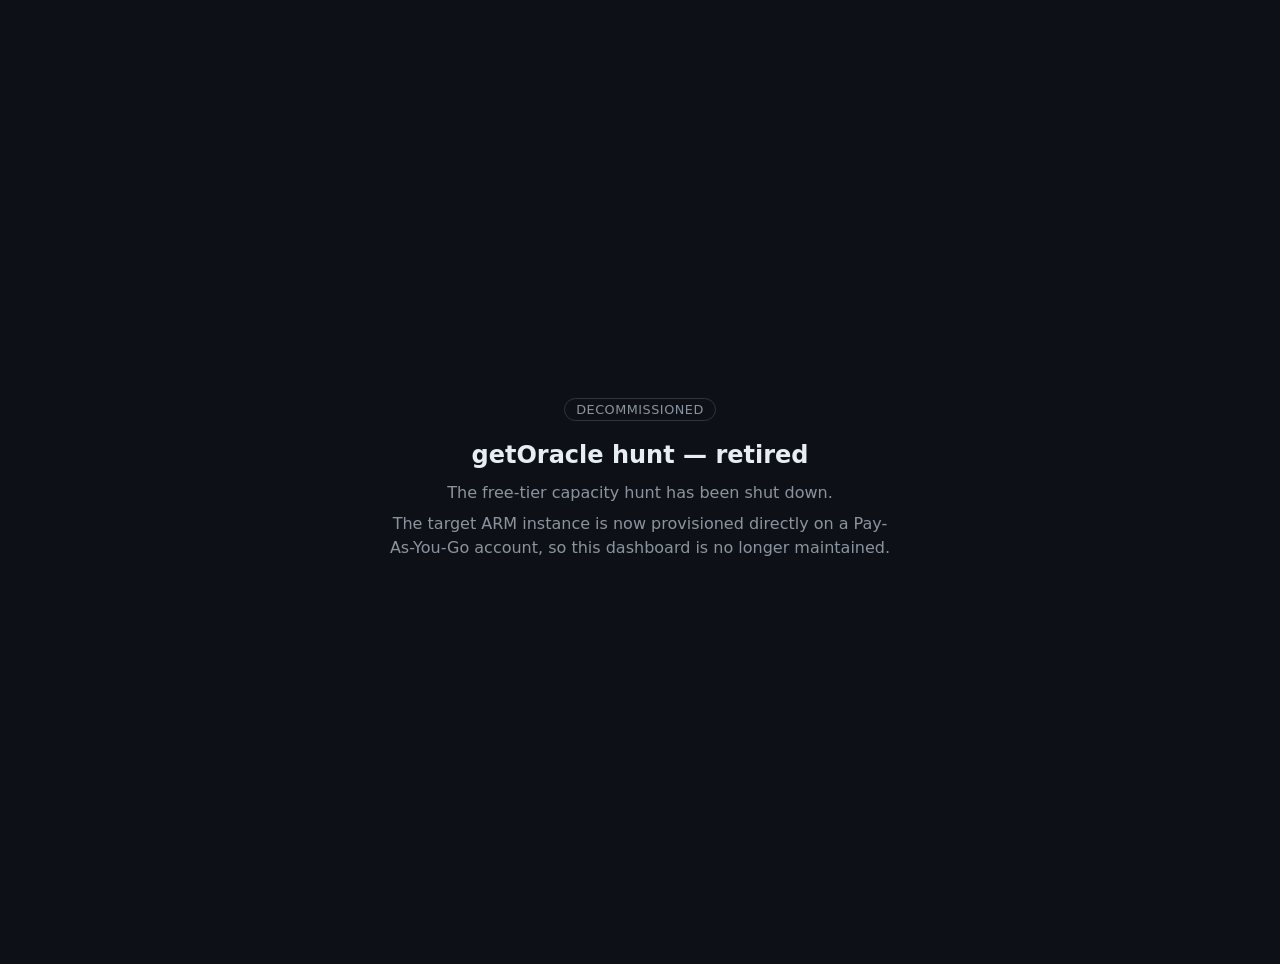
<file: index.html>
<!DOCTYPE html>
<html lang="en">
<head>
  <meta charset="utf-8">
  <meta name="viewport" content="width=device-width, initial-scale=1">
  <meta name="robots" content="noindex">
  <title>getOracle — decommissioned</title>
  <style>
    :root { color-scheme: dark; }
    html, body { height: 100%; margin: 0; }
    body {
      display: flex; align-items: center; justify-content: center;
      font-family: ui-sans-serif, system-ui, -apple-system, "Segoe UI", Roboto, sans-serif;
      background: #0d1117; color: #c9d1d9; text-align: center; padding: 2rem;
    }
    .card { max-width: 32rem; }
    h1 { font-size: 1.5rem; margin: 0 0 .75rem; color: #e6edf3; }
    p { margin: .4rem 0; line-height: 1.5; color: #8b949e; }
    .tag {
      display: inline-block; margin-bottom: 1.25rem; padding: .2rem .7rem;
      font-size: .8rem; letter-spacing: .04em; text-transform: uppercase;
      border: 1px solid #30363d; border-radius: 999px; color: #8b949e;
    }
  </style>
</head>
<body>
  <div class="card">
    <span class="tag">Decommissioned</span>
    <h1>getOracle hunt — retired</h1>
    <p>The free-tier capacity hunt has been shut down.</p>
    <p>The target ARM instance is now provisioned directly on a Pay-As-You-Go account, so this dashboard is no longer maintained.</p>
  </div>
</body>
</html>
</file>
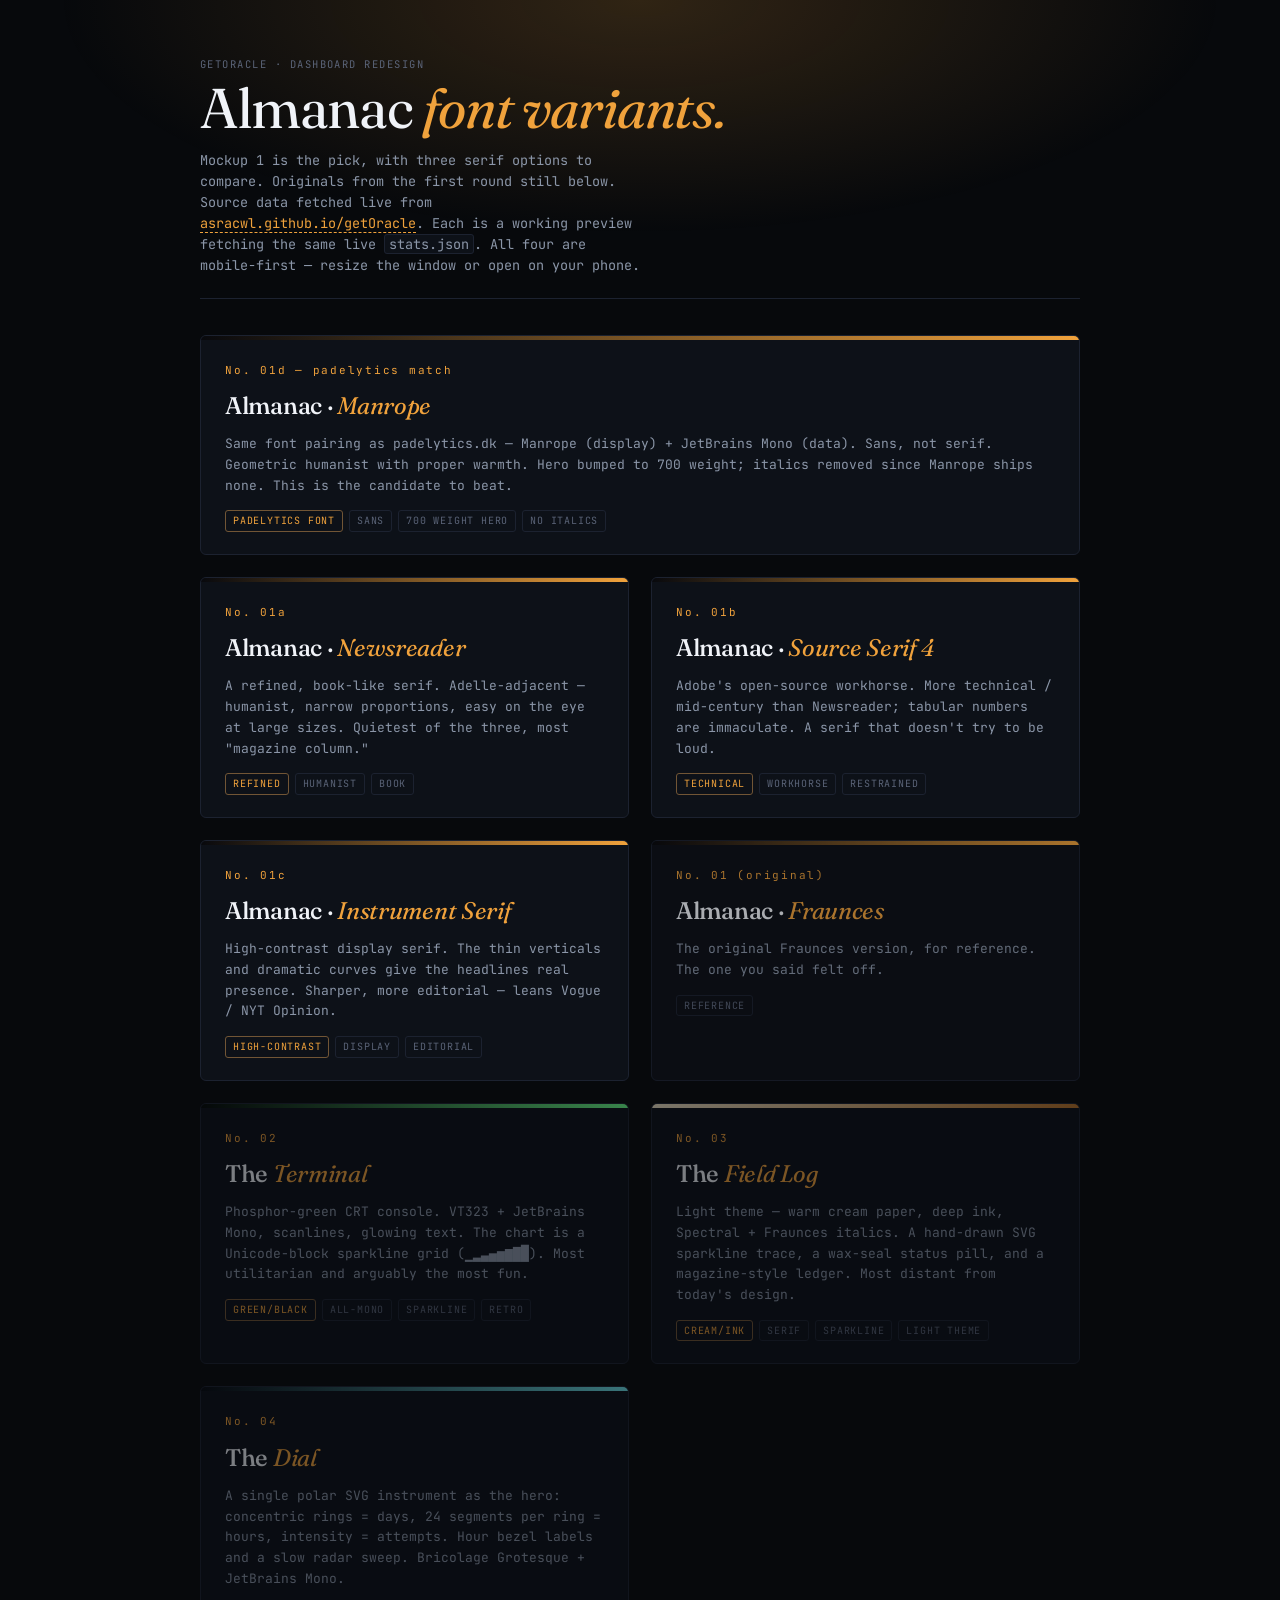
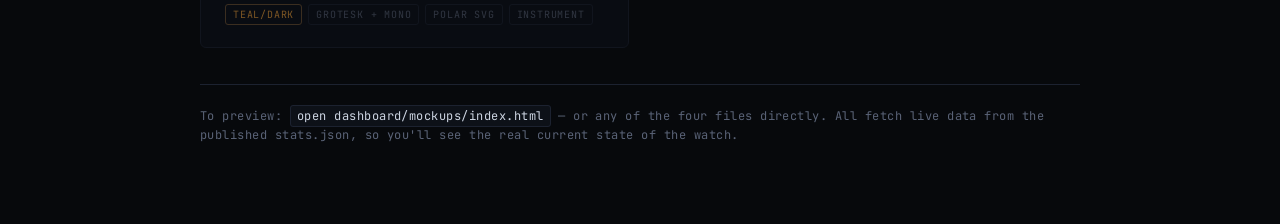
<file: dashboard/mockups/index.html>
<!DOCTYPE html>
<html lang="en">
<head>
  <meta charset="UTF-8">
  <meta name="viewport" content="width=device-width, initial-scale=1.0">
  <title>getOracle — mockups</title>
  <link rel="preconnect" href="https://fonts.googleapis.com">
  <link rel="preconnect" href="https://fonts.gstatic.com" crossorigin>
  <link href="https://fonts.googleapis.com/css2?family=Fraunces:ital,opsz,wght@0,9..144,400;0,9..144,500;1,9..144,400&family=JetBrains+Mono:wght@400;500&display=swap" rel="stylesheet">
  <style>
    :root {
      --ink: #07090c; --panel: #0d1118; --rule: #1c2230;
      --dim: #5a6377; --muted: #8b96a8; --text: #cdd5e2; --bright: #f0f3f8;
      --signal: #f0a23c;
      --serif: 'Fraunces', Georgia, serif;
      --mono: 'JetBrains Mono', ui-monospace, monospace;
    }
    * { box-sizing: border-box; margin: 0; padding: 0; }
    body {
      background: var(--ink); color: var(--text);
      font-family: var(--mono); font-size: 14px; line-height: 1.55;
      min-height: 100vh;
      padding: 56px clamp(20px, 5vw, 48px) 80px;
    }
    body::before {
      content: ""; position: fixed; inset: 0; z-index: -1; pointer-events: none;
      background: radial-gradient(70% 40% at 50% 0%, color-mix(in srgb, var(--signal) 18%, transparent) 0%, transparent 65%);
    }
    .wrap { max-width: 880px; margin: 0 auto; }
    header { border-bottom: 1px solid var(--rule); padding-bottom: 22px; }
    .eyebrow {
      font-size: 10.5px; letter-spacing: 0.14em; text-transform: uppercase;
      color: var(--dim);
    }
    h1 {
      font-family: var(--serif); font-weight: 400;
      font-size: clamp(36px, 6vw, 56px); line-height: 1;
      letter-spacing: -0.025em; color: var(--bright);
      margin-top: 8px;
    }
    h1 em { font-style: italic; color: var(--signal); }
    .sub {
      margin-top: 14px; max-width: 56ch;
      color: var(--muted); font-size: 13.5px;
    }
    .sub a { color: var(--signal); text-decoration: none; border-bottom: 1px dashed currentColor; }

    .grid {
      display: grid;
      grid-template-columns: repeat(2, 1fr);
      gap: 22px;
      margin-top: 36px;
    }
    @media (max-width: 640px) {
      .grid { grid-template-columns: 1fr; gap: 16px; }
    }

    .card {
      display: block;
      padding: 26px 24px 22px;
      background: var(--panel);
      border: 1px solid var(--rule);
      border-radius: 6px;
      text-decoration: none;
      color: inherit;
      position: relative;
      overflow: hidden;
      transition: transform 200ms ease, border-color 200ms ease;
    }
    .card:hover {
      transform: translateY(-3px);
      border-color: color-mix(in srgb, var(--signal) 50%, var(--rule));
    }
    .card .num {
      font-family: var(--mono);
      font-size: 11px;
      letter-spacing: 0.16em;
      color: var(--signal);
    }
    .card h2 {
      margin-top: 8px;
      font-family: var(--serif);
      font-weight: 500;
      font-size: 24px;
      letter-spacing: -0.012em;
      color: var(--bright);
    }
    .card h2 em { font-style: italic; color: var(--signal); font-weight: 400; }
    .card .desc {
      margin-top: 10px;
      color: var(--muted);
      font-size: 13px;
      line-height: 1.6;
    }
    .card .tags {
      margin-top: 14px;
      display: flex;
      flex-wrap: wrap;
      gap: 6px;
    }
    .card .tag {
      font-size: 10px;
      letter-spacing: 0.08em;
      text-transform: uppercase;
      padding: 2px 7px;
      border: 1px solid var(--rule);
      border-radius: 3px;
      color: var(--dim);
    }
    .card .tag.hot { color: var(--signal); border-color: color-mix(in srgb, var(--signal) 40%, var(--rule)); }

    /* a tiny mood-swatch strip at the top of each card */
    .card .swatch {
      position: absolute;
      top: 0; left: 0; right: 0;
      height: 4px;
    }
    .card.c1 .swatch { background: linear-gradient(90deg, #08090d, #f0a23c); }
    .card.c2 .swatch { background: linear-gradient(90deg, #040806, #6cff8a); }
    .card.c3 .swatch { background: linear-gradient(90deg, #ece1c5, #b9742a); }
    .card.c4 .swatch { background: linear-gradient(90deg, #06090f, #6ddfe6); }

    .note {
      margin-top: 36px;
      padding-top: 22px;
      border-top: 1px solid var(--rule);
      font-size: 12px;
      color: var(--dim);
      letter-spacing: 0.04em;
    }
    .note code {
      font-family: var(--mono);
      color: var(--text);
      background: var(--panel);
      padding: 2px 6px;
      border-radius: 3px;
      border: 1px solid var(--rule);
    }
  </style>
</head>
<body>
  <div class="wrap">
    <header>
      <div class="eyebrow">getOracle · dashboard redesign</div>
      <h1>Almanac <em>font variants.</em></h1>
      <p class="sub">
        Mockup 1 is the pick, with three serif options to compare. Originals from the first round still below.
        Source data fetched live from
        <a href="https://asracwl.github.io/getOracle/">asracwl.github.io/getOracle</a>.
        Each is a working preview fetching the same live <code style="background:#0d1118;padding:0 4px;border:1px solid #1c2230;border-radius:3px;font-family:var(--mono)">stats.json</code>.
        All four are mobile-first — resize the window or open on your phone.
      </p>
    </header>

    <div class="grid">
      <a class="card c1" href="1d-manrope.html" style="grid-column:1/-1">
        <div class="swatch"></div>
        <div class="num">No. 01d — padelytics match</div>
        <h2>Almanac · <em>Manrope</em></h2>
        <p class="desc">
          Same font pairing as padelytics.dk — Manrope (display) + JetBrains Mono (data). Sans, not serif. Geometric humanist with proper warmth. Hero bumped to 700 weight; italics removed since Manrope ships none. This is the candidate to beat.
        </p>
        <div class="tags">
          <span class="tag hot">padelytics font</span>
          <span class="tag">sans</span>
          <span class="tag">700 weight hero</span>
          <span class="tag">no italics</span>
        </div>
      </a>

      <a class="card c1" href="1a-newsreader.html">
        <div class="swatch"></div>
        <div class="num">No. 01a</div>
        <h2>Almanac · <em>Newsreader</em></h2>
        <p class="desc">
          A refined, book-like serif. Adelle-adjacent — humanist, narrow proportions, easy on the eye at large sizes. Quietest of the three, most "magazine column."
        </p>
        <div class="tags">
          <span class="tag hot">refined</span>
          <span class="tag">humanist</span>
          <span class="tag">book</span>
        </div>
      </a>

      <a class="card c1" href="1b-sourceserif.html">
        <div class="swatch"></div>
        <div class="num">No. 01b</div>
        <h2>Almanac · <em>Source Serif&nbsp;4</em></h2>
        <p class="desc">
          Adobe's open-source workhorse. More technical / mid-century than Newsreader; tabular numbers are immaculate. A serif that doesn't try to be loud.
        </p>
        <div class="tags">
          <span class="tag hot">technical</span>
          <span class="tag">workhorse</span>
          <span class="tag">restrained</span>
        </div>
      </a>

      <a class="card c1" href="1c-instrument.html">
        <div class="swatch"></div>
        <div class="num">No. 01c</div>
        <h2>Almanac · <em>Instrument Serif</em></h2>
        <p class="desc">
          High-contrast display serif. The thin verticals and dramatic curves give the headlines real presence. Sharper, more editorial — leans Vogue / NYT Opinion.
        </p>
        <div class="tags">
          <span class="tag hot">high-contrast</span>
          <span class="tag">display</span>
          <span class="tag">editorial</span>
        </div>
      </a>

      <a class="card c1" href="1-almanac.html" style="opacity:.7">
        <div class="swatch"></div>
        <div class="num">No. 01 (original)</div>
        <h2>Almanac · <em>Fraunces</em></h2>
        <p class="desc">
          The original Fraunces version, for reference. The one you said felt off.
        </p>
        <div class="tags">
          <span class="tag">reference</span>
        </div>
      </a>

      <a class="card c2" href="2-terminal.html" style="opacity:.5">
        <div class="swatch"></div>
        <div class="num">No. 02</div>
        <h2>The <em>Terminal</em></h2>
        <p class="desc">
          Phosphor-green CRT console. VT323 + JetBrains Mono, scanlines, glowing text. The chart is a Unicode-block sparkline grid (▁▂▃▄▅▆▇█). Most utilitarian and arguably the most fun.
        </p>
        <div class="tags">
          <span class="tag hot">green/black</span>
          <span class="tag">all-mono</span>
          <span class="tag">sparkline</span>
          <span class="tag">retro</span>
        </div>
      </a>

      <a class="card c3" href="3-parchment.html" style="opacity:.5">
        <div class="swatch"></div>
        <div class="num">No. 03</div>
        <h2>The <em>Field Log</em></h2>
        <p class="desc">
          Light theme — warm cream paper, deep ink, Spectral + Fraunces italics. A hand-drawn SVG sparkline trace, a wax-seal status pill, and a magazine-style ledger. Most distant from today's design.
        </p>
        <div class="tags">
          <span class="tag hot">cream/ink</span>
          <span class="tag">serif</span>
          <span class="tag">sparkline</span>
          <span class="tag">light theme</span>
        </div>
      </a>

      <a class="card c4" href="4-dial.html" style="opacity:.5">
        <div class="swatch"></div>
        <div class="num">No. 04</div>
        <h2>The <em>Dial</em></h2>
        <p class="desc">
          A single polar SVG instrument as the hero: concentric rings = days, 24 segments per ring = hours, intensity = attempts. Hour bezel labels and a slow radar sweep. Bricolage Grotesque + JetBrains Mono.
        </p>
        <div class="tags">
          <span class="tag hot">teal/dark</span>
          <span class="tag">grotesk + mono</span>
          <span class="tag">polar SVG</span>
          <span class="tag">instrument</span>
        </div>
      </a>
    </div>

    <p class="note">
      To preview: <code>open dashboard/mockups/index.html</code> — or any of the four files directly.
      All fetch live data from the published stats.json, so you'll see the real current state of the watch.
    </p>
  </div>
</body>
</html>
</file>
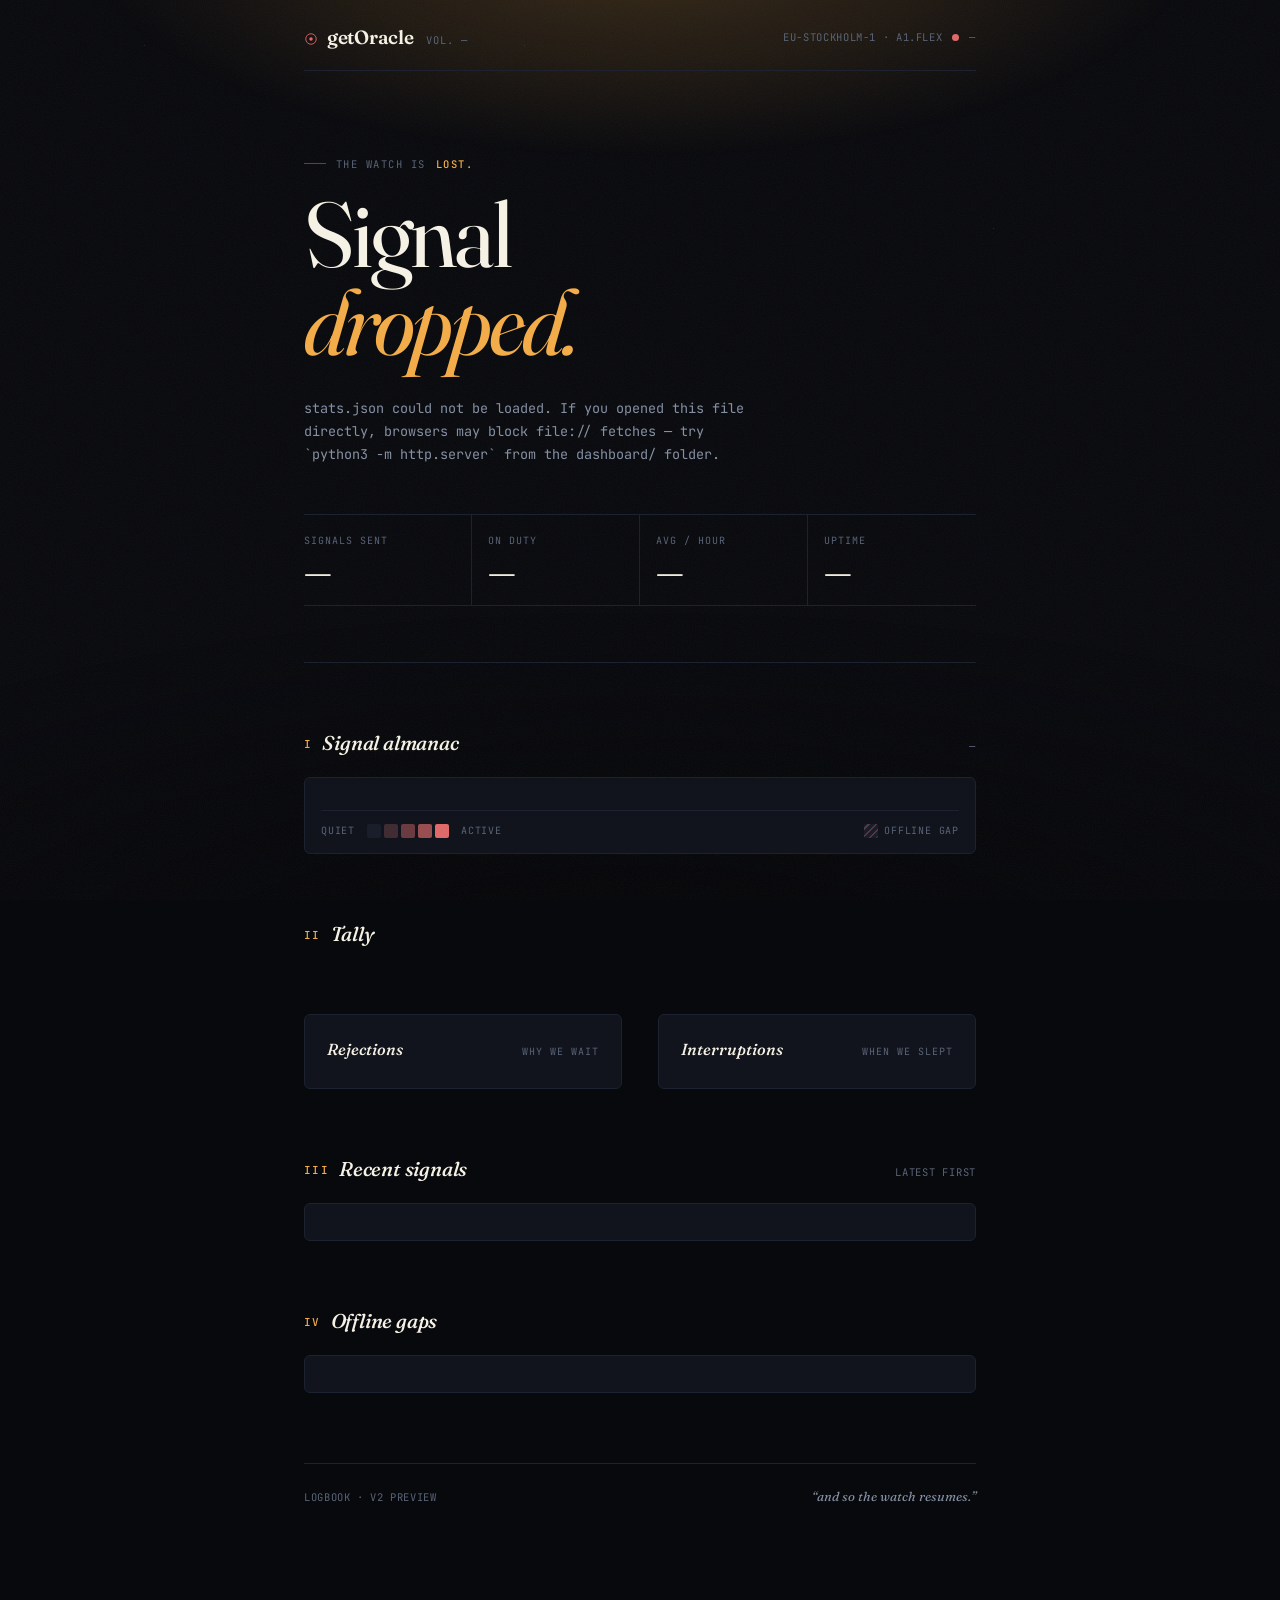
<file: dashboard/mockups/1-almanac.html>
<!DOCTYPE html>
<html lang="en">
<head>
  <meta charset="UTF-8">
  <meta name="viewport" content="width=device-width, initial-scale=1.0, viewport-fit=cover">
  <title>getOracle — preview</title>
  <meta name="theme-color" content="#08090d">
  <link rel="icon" href="data:image/svg+xml,%3Csvg%20xmlns='http://www.w3.org/2000/svg'%20viewBox='0%200%2032%2032'%3E%3Ccircle%20cx='16'%20cy='16'%20r='11'%20fill='none'%20stroke='%23f0a23c'%20stroke-width='2.5'/%3E%3Ccircle%20cx='16'%20cy='16'%20r='4'%20fill='%23f0a23c'/%3E%3C/svg%3E">
  <link rel="preconnect" href="https://fonts.googleapis.com">
  <link rel="preconnect" href="https://fonts.gstatic.com" crossorigin>
  <link href="https://fonts.googleapis.com/css2?family=Fraunces:ital,opsz,wght@0,9..144,400;0,9..144,500;0,9..144,600;1,9..144,400&family=JetBrains+Mono:wght@400;500;600&display=swap" rel="stylesheet">
  <style>
    /* getOracle v2 — "Field journal" preview.
       A more editorial take: serif display + mono data, calendar heatmap
       in place of the 124-bar timeline (so the chart survives a 320px
       screen), single-column rhythm that scales to a 720px reading
       width on desktop. The state-driven --signal var still re-themes
       the whole page on capacity / error states. */

    :root {
      --ink:        #08090d;
      --ink-2:      #0c0e14;
      --panel:      #11141c;
      --panel-2:    #161a23;
      --rule:       #1d2230;
      --rule-2:     #2a3142;
      --dim:        #5a6477;
      --muted:      #8590a3;
      --text:       #cfd6e2;
      --bright:     #f6f1e5;
      --paper:      #e9e0cf;

      --signal:      #f3a83e;
      --signal-ink:  color-mix(in srgb, var(--signal) 92%, var(--paper));
      --signal-soft: color-mix(in srgb, var(--signal) 14%, transparent);
      --signal-line: color-mix(in srgb, var(--signal) 38%, transparent);
      --signal-glow: color-mix(in srgb, var(--signal) 22%, transparent);

      --reject:    #e07a6d;
      --cool:      #6c8db5;

      --serif: 'Fraunces', 'Iowan Old Style', 'Charter', Georgia, serif;
      --mono:  'JetBrains Mono', ui-monospace, SFMono-Regular, Menlo, monospace;

      --radius: 6px;
      --gutter: clamp(20px, 5vw, 44px);
    }

    body.state-created { --signal: #5fd28e; }
    body.state-error   { --signal: #df6a6a; }

    * { box-sizing: border-box; margin: 0; padding: 0; }
    html { -webkit-text-size-adjust: 100%; }

    body {
      background: var(--ink);
      color: var(--text);
      font-family: var(--mono);
      font-size: 14.5px;
      line-height: 1.6;
      -webkit-font-smoothing: antialiased;
      min-height: 100vh;
      position: relative;
      overflow-x: hidden;
    }

    /* ───── atmosphere ──────────────────────────────────────────────── */

    /* a paper-faint grid + a star-field of single pixels.
       both anchored, both masked toward the top where the eye lives. */
    body::before {
      content: "";
      position: fixed; inset: 0;
      z-index: -2;
      pointer-events: none;
      background:
        radial-gradient(70% 38% at 50% -6%, var(--signal-glow) 0%, transparent 62%),
        radial-gradient(120% 60% at 50% 110%, color-mix(in srgb, var(--ink) 60%, #000) 0%, transparent 70%);
      transition: background 700ms ease;
    }

    body::after {
      content: "";
      position: fixed; inset: 0;
      z-index: -2;
      pointer-events: none;
      background-image:
        radial-gradient(1px 1px at 10% 18%, #6e7790 50%, transparent 51%),
        radial-gradient(1px 1px at 80% 8%,  #4a526a 50%, transparent 51%),
        radial-gradient(1px 1px at 23% 70%, #3a4156 50%, transparent 51%),
        radial-gradient(1px 1px at 91% 44%, #6e7790 50%, transparent 51%),
        radial-gradient(1px 1px at 55% 30%, #3a4156 50%, transparent 51%),
        radial-gradient(1px 1px at 68% 88%, #4a526a 50%, transparent 51%),
        radial-gradient(1px 1px at 38% 12%, #4a526a 50%, transparent 51%),
        radial-gradient(1px 1px at 5% 60%,  #3a4156 50%, transparent 51%);
      background-size: 320px 320px, 460px 460px, 400px 400px, 520px 520px, 360px 360px, 440px 440px, 380px 380px, 500px 500px;
      opacity: .55;
      -webkit-mask-image: radial-gradient(120% 70% at 50% 0%, #000 0%, transparent 78%);
              mask-image: radial-gradient(120% 70% at 50% 0%, #000 0%, transparent 78%);
    }

    .grain {
      position: fixed; inset: 0;
      z-index: -1;
      pointer-events: none;
      opacity: 0.05;
      background-image: url("data:image/svg+xml,%3Csvg xmlns='http://www.w3.org/2000/svg' width='200' height='200'%3E%3Cfilter id='n'%3E%3CfeTurbulence type='fractalNoise' baseFrequency='.9' numOctaves='2' stitchTiles='stitch'/%3E%3C/filter%3E%3Crect width='100%25' height='100%25' filter='url(%23n)'/%3E%3C/svg%3E");
    }

    /* ───── frame ───────────────────────────────────────────────────── */

    main {
      max-width: 760px;
      margin: 0 auto;
      padding: 0 var(--gutter) clamp(60px, 12vw, 110px);
    }

    /* ───── masthead ────────────────────────────────────────────────── */

    .masthead {
      display: flex;
      align-items: center;
      justify-content: space-between;
      gap: 12px;
      padding: 22px 0 18px;
      border-bottom: 1px solid var(--rule);
    }

    .mark {
      display: flex;
      align-items: baseline;
      gap: 9px;
    }
    .mark svg {
      width: 14px; height: 14px;
      transform: translateY(2px);
    }
    .mark .name {
      font-family: var(--serif);
      font-size: 19px;
      font-weight: 600;
      letter-spacing: -0.015em;
      color: var(--bright);
    }
    .mark .vol {
      font-family: var(--mono);
      font-size: 10.5px;
      letter-spacing: 0.08em;
      text-transform: uppercase;
      color: var(--dim);
      margin-left: 4px;
    }

    .meta {
      display: flex;
      align-items: center;
      gap: 10px;
      font-size: 10.5px;
      letter-spacing: 0.06em;
      text-transform: uppercase;
      color: var(--dim);
      text-align: right;
    }
    .meta .dot {
      width: 7px; height: 7px;
      border-radius: 50%;
      background: var(--signal);
      box-shadow: 0 0 0 0 var(--signal-glow);
      animation: pulse 2.6s ease-out infinite;
      flex: none;
    }
    @keyframes pulse {
      0%   { box-shadow: 0 0 0 0 color-mix(in srgb, var(--signal) 50%, transparent); }
      70%  { box-shadow: 0 0 0 11px transparent; }
      100% { box-shadow: 0 0 0 0 transparent; }
    }

    /* ───── hero ────────────────────────────────────────────────────── */

    .hero {
      padding: clamp(40px, 9vw, 76px) 0 clamp(36px, 8vw, 56px);
      border-bottom: 1px solid var(--rule);
    }

    .eyebrow {
      display: inline-flex;
      align-items: center;
      gap: 10px;
      font-size: 10.5px;
      letter-spacing: 0.14em;
      text-transform: uppercase;
      color: var(--dim);
    }
    .eyebrow .pip {
      width: 22px; height: 1px;
      background: var(--signal-line);
    }
    .eyebrow .now {
      color: var(--signal-ink);
      font-weight: 500;
    }

    .hero-title {
      margin-top: 18px;
      font-family: var(--serif);
      font-weight: 400;
      font-size: clamp(46px, 11vw, 92px);
      line-height: 0.95;
      letter-spacing: -0.035em;
      color: var(--bright);
    }
    .hero-title .accent {
      font-style: italic;
      font-weight: 400;
      color: var(--signal-ink);
    }

    .hero-lede {
      margin-top: clamp(22px, 4vw, 32px);
      max-width: 56ch;
      font-family: var(--mono);
      font-size: 13.5px;
      line-height: 1.7;
      color: var(--muted);
    }
    .hero-lede strong {
      color: var(--text);
      font-weight: 500;
    }

    /* a 4-up editorial stat row that reflows to 2-up on mobile */
    .stats-row {
      margin-top: clamp(32px, 6vw, 48px);
      display: grid;
      grid-template-columns: repeat(4, 1fr);
      gap: 0;
      border-top: 1px solid var(--rule);
      border-bottom: 1px solid var(--rule);
    }
    .stat {
      padding: 18px 16px 16px 0;
      border-right: 1px solid var(--rule);
    }
    .stat:nth-child(4n) { border-right: none; }
    .stat:not(:first-child) { padding-left: 16px; }

    .stat dt {
      font-family: var(--mono);
      font-size: 10px;
      letter-spacing: 0.1em;
      text-transform: uppercase;
      color: var(--dim);
    }
    .stat dd {
      margin-top: 6px;
      font-family: var(--serif);
      font-size: clamp(24px, 4.6vw, 34px);
      font-weight: 500;
      line-height: 1;
      letter-spacing: -0.015em;
      color: var(--bright);
      font-variant-numeric: tabular-nums;
    }
    .stat dd .unit {
      font-family: var(--mono);
      font-size: 11px;
      font-weight: 400;
      letter-spacing: 0.04em;
      color: var(--dim);
      margin-left: 3px;
    }

    /* ───── section heads ───────────────────────────────────────────── */

    section.block { margin-top: clamp(40px, 7vw, 64px); }

    .section-head {
      display: flex;
      align-items: baseline;
      justify-content: space-between;
      gap: 14px;
      margin-bottom: 18px;
    }
    .section-head h2 {
      font-family: var(--serif);
      font-style: italic;
      font-weight: 500;
      font-size: 20px;
      letter-spacing: -0.01em;
      color: var(--bright);
    }
    .section-head h2 .num {
      font-style: normal;
      font-family: var(--mono);
      font-size: 11px;
      font-weight: 500;
      letter-spacing: 0.12em;
      text-transform: uppercase;
      color: var(--signal-ink);
      margin-right: 10px;
      vertical-align: 2px;
    }
    .section-note {
      font-family: var(--mono);
      font-size: 10.5px;
      letter-spacing: 0.07em;
      text-transform: uppercase;
      color: var(--dim);
    }

    /* ───── heatmap ─────────────────────────────────────────────────── */

    .heatmap-wrap {
      padding: 18px 16px 14px;
      background:
        linear-gradient(180deg, color-mix(in srgb, var(--panel) 96%, transparent) 0%, var(--panel) 100%);
      border: 1px solid var(--rule);
      border-radius: var(--radius);
    }

    .heatmap {
      display: grid;
      grid-template-columns: 38px repeat(24, minmax(0, 1fr));
      gap: 3px;
      align-items: center;
    }

    .hm-hdr {
      font-family: var(--mono);
      font-size: 9.5px;
      letter-spacing: 0.04em;
      color: var(--dim);
      text-align: center;
      padding: 0 0 6px;
    }
    .hm-hdr.day {
      text-align: left;
      padding-left: 0;
    }
    .hm-row-label {
      font-family: var(--mono);
      font-size: 10.5px;
      letter-spacing: 0.04em;
      color: var(--muted);
      padding-right: 8px;
    }
    .hm-row-label .dow {
      color: var(--dim);
      font-size: 9.5px;
      letter-spacing: 0.06em;
      text-transform: uppercase;
      margin-left: 6px;
    }

    .hm-cell {
      position: relative;
      aspect-ratio: 1 / 1;
      border-radius: 2px;
      background: color-mix(in srgb, var(--rule) 75%, transparent);
      transition: filter 120ms ease, transform 120ms ease;
    }
    .hm-cell.lvl-1 { background: color-mix(in srgb, var(--signal) 22%, var(--panel-2)); }
    .hm-cell.lvl-2 { background: color-mix(in srgb, var(--signal) 42%, var(--panel-2)); }
    .hm-cell.lvl-3 { background: color-mix(in srgb, var(--signal) 65%, var(--panel-2)); }
    .hm-cell.lvl-4 { background: var(--signal); box-shadow: 0 0 8px var(--signal-soft); }
    .hm-cell.gap   {
      background:
        repeating-linear-gradient(-45deg,
          color-mix(in srgb, var(--reject) 22%, transparent) 0 2px,
          transparent 2px 5px),
        color-mix(in srgb, var(--rule) 75%, transparent);
    }
    .hm-cell.future { background: transparent; }
    .hm-cell.now {
      outline: 1px solid var(--signal-ink);
      outline-offset: 1px;
    }
    .hm-cell:hover { filter: brightness(1.25); transform: scale(1.15); z-index: 2; }

    /* tooltip on hover (CSS-only) */
    .hm-cell[data-label]:hover::after {
      content: attr(data-label);
      position: absolute;
      bottom: calc(100% + 6px);
      left: 50%;
      transform: translateX(-50%);
      white-space: nowrap;
      padding: 4px 8px;
      font-family: var(--mono);
      font-size: 10.5px;
      color: var(--bright);
      background: var(--panel-2);
      border: 1px solid var(--rule-2);
      border-radius: 3px;
      box-shadow: 0 6px 18px #0009;
      pointer-events: none;
      z-index: 10;
    }

    .heatmap-legend {
      display: flex;
      align-items: center;
      gap: 8px;
      margin-top: 14px;
      padding-top: 12px;
      border-top: 1px solid var(--rule);
      font-family: var(--mono);
      font-size: 10px;
      letter-spacing: 0.08em;
      text-transform: uppercase;
      color: var(--dim);
    }
    .heatmap-legend .swatches {
      display: flex;
      gap: 3px;
      margin: 0 4px;
    }
    .heatmap-legend .sw {
      width: 14px; height: 14px;
      border-radius: 2px;
      background: color-mix(in srgb, var(--rule) 75%, transparent);
    }
    .heatmap-legend .sw.l1 { background: color-mix(in srgb, var(--signal) 22%, var(--panel-2)); }
    .heatmap-legend .sw.l2 { background: color-mix(in srgb, var(--signal) 42%, var(--panel-2)); }
    .heatmap-legend .sw.l3 { background: color-mix(in srgb, var(--signal) 65%, var(--panel-2)); }
    .heatmap-legend .sw.l4 { background: var(--signal); }
    .heatmap-legend .gap-key {
      margin-left: auto;
      display: inline-flex;
      align-items: center;
      gap: 6px;
    }
    .heatmap-legend .gap-key .sw {
      background:
        repeating-linear-gradient(-45deg,
          color-mix(in srgb, var(--reject) 30%, transparent) 0 2px,
          transparent 2px 5px),
        color-mix(in srgb, var(--rule) 75%, transparent);
    }

    /* ───── grid-two (rejections + interruptions) ───────────────────── */

    .grid-two {
      display: grid;
      grid-template-columns: 1fr 1fr;
      gap: clamp(24px, 4vw, 36px);
      margin-top: clamp(40px, 7vw, 64px);
    }
    .grid-two > .panel { margin-top: 0; }

    .panel {
      padding: 22px 22px 14px;
      background: var(--panel);
      border: 1px solid var(--rule);
      border-radius: var(--radius);
    }
    .panel-head {
      display: flex;
      align-items: baseline;
      justify-content: space-between;
      gap: 10px;
      margin-bottom: 12px;
    }
    .panel-head h3 {
      font-family: var(--serif);
      font-style: italic;
      font-weight: 500;
      font-size: 16px;
      color: var(--bright);
    }
    .panel-head .kicker {
      font-family: var(--mono);
      font-size: 10px;
      letter-spacing: 0.1em;
      text-transform: uppercase;
      color: var(--dim);
    }

    .kv {
      list-style: none;
    }
    .kv li {
      display: flex;
      align-items: baseline;
      gap: 10px;
      padding: 11px 0;
      border-bottom: 1px dashed var(--rule);
    }
    .kv li:last-child { border-bottom: none; }
    .kv .k {
      font-family: var(--mono);
      font-size: 10.5px;
      letter-spacing: 0.07em;
      text-transform: uppercase;
      color: var(--dim);
      flex: 1;
    }
    .kv .v {
      font-family: var(--serif);
      font-size: 22px;
      font-weight: 500;
      line-height: 1;
      color: var(--bright);
      font-variant-numeric: tabular-nums;
    }
    .kv .v .unit {
      font-family: var(--mono);
      font-size: 11px;
      font-weight: 400;
      color: var(--dim);
      margin-left: 3px;
    }
    .kv .code {
      flex: none;
      font-family: var(--mono);
      font-size: 10px;
      font-weight: 500;
      letter-spacing: 0.04em;
      padding: 2px 6px;
      border-radius: 3px;
      border: 1px solid currentColor;
    }
    .kv .code.c429 { color: var(--signal); }
    .kv .code.c500 { color: var(--reject); }

    /* ───── log + gaps ──────────────────────────────────────────────── */

    .log, .gaps {
      list-style: none;
    }

    .log li, .gaps li {
      display: grid;
      grid-template-columns: auto auto 1fr auto;
      align-items: baseline;
      column-gap: 12px;
      row-gap: 2px;
      padding: 10px 0;
      border-bottom: 1px solid var(--rule);
      font-size: 12.5px;
    }
    .log li:last-child, .gaps li:last-child { border-bottom: none; }
    .log li.empty, .gaps li.empty {
      color: var(--dim);
      border-bottom: none;
      display: block;
      padding: 14px 0;
    }

    .ts { color: var(--dim); font-family: var(--mono); }
    .chip {
      font-family: var(--mono);
      font-size: 10px;
      font-weight: 500;
      letter-spacing: 0.04em;
      padding: 1px 6px;
      border-radius: 3px;
      border: 1px solid currentColor;
    }
    .chip-429 { color: var(--signal); }
    .chip-500 { color: var(--reject); }
    .chip-other { color: var(--dim); }
    .msg { color: var(--muted); overflow-wrap: anywhere; }

    .gap-arrow { color: var(--rule-2); }
    .gap-route { color: var(--text); }
    .gap-dur {
      color: var(--reject);
      font-family: var(--mono);
      font-size: 11.5px;
      letter-spacing: 0.03em;
    }

    /* ───── footer rule ─────────────────────────────────────────────── */

    .colophon {
      margin-top: clamp(46px, 8vw, 70px);
      padding-top: 22px;
      border-top: 1px solid var(--rule);
      display: flex;
      align-items: baseline;
      justify-content: space-between;
      gap: 12px;
      font-family: var(--mono);
      font-size: 10.5px;
      letter-spacing: 0.06em;
      text-transform: uppercase;
      color: var(--dim);
    }
    .colophon em {
      font-family: var(--serif);
      font-style: italic;
      font-weight: 400;
      text-transform: none;
      letter-spacing: 0;
      color: var(--muted);
      font-size: 13px;
    }

    /* ───── load-in stagger ─────────────────────────────────────────── */

    .masthead, .hero, .block, .colophon {
      animation: rise 620ms cubic-bezier(.2,.7,.2,1) backwards;
    }
    .hero        { animation-delay: 80ms; }
    .block:nth-of-type(1) { animation-delay: 160ms; }
    .block:nth-of-type(2) { animation-delay: 220ms; }
    .block:nth-of-type(3) { animation-delay: 280ms; }
    .block:nth-of-type(4) { animation-delay: 320ms; }
    .colophon    { animation-delay: 360ms; }

    @keyframes rise {
      from { opacity: 0; transform: translateY(14px); }
      to   { opacity: 1; transform: translateY(0); }
    }

    /* ───── mobile ──────────────────────────────────────────────────── */

    @media (max-width: 640px) {
      .masthead {
        flex-direction: column;
        align-items: flex-start;
        gap: 10px;
      }
      .meta { text-align: left; flex-wrap: wrap; }

      .stats-row { grid-template-columns: 1fr 1fr; }
      .stat { border-right: 1px solid var(--rule); border-bottom: 1px solid var(--rule); }
      .stat:nth-child(2n) { border-right: none; }
      .stat:nth-last-child(-n+2) { border-bottom: none; }

      .grid-two { grid-template-columns: 1fr; gap: 20px; }

      .heatmap { grid-template-columns: 28px repeat(24, minmax(0, 1fr)); gap: 2px; }
      .hm-row-label { font-size: 9.5px; padding-right: 5px; }
      .hm-row-label .dow { display: none; }
      .hm-hdr { font-size: 8.5px; }
      /* show every 3rd hour label on mobile */
      .hm-hdr.h-1, .hm-hdr.h-2, .hm-hdr.h-4, .hm-hdr.h-5,
      .hm-hdr.h-7, .hm-hdr.h-8, .hm-hdr.h-10, .hm-hdr.h-11,
      .hm-hdr.h-13, .hm-hdr.h-14, .hm-hdr.h-16, .hm-hdr.h-17,
      .hm-hdr.h-19, .hm-hdr.h-20, .hm-hdr.h-22, .hm-hdr.h-23 {
        visibility: hidden;
      }

      .log li, .gaps li {
        grid-template-columns: auto 1fr;
        column-gap: 10px;
      }
      .log li .chip { grid-row: 1; grid-column: 2 / 3; justify-self: end; }
      .log li .ts { grid-row: 1; grid-column: 1 / 2; }
      .log li .msg { grid-row: 2; grid-column: 1 / 3; font-size: 12px; }

      .gaps li .gap-arrow { display: none; }
      .gaps li .ts  { grid-row: 1; grid-column: 1 / 2; }
      .gaps li .gap-dur { grid-row: 1; grid-column: 2 / 3; justify-self: end; }
      .gaps li .gap-route { grid-row: 2; grid-column: 1 / 3; color: var(--muted); font-size: 12px; }
    }

    @media (prefers-reduced-motion: reduce) {
      *, *::before, *::after {
        animation-duration: 0.001ms !important;
        animation-iteration-count: 1 !important;
        transition-duration: 0.001ms !important;
      }
    }
  </style>
</head>
<body class="state-hunting">
  <div class="grain" aria-hidden="true"></div>

  <main>
    <header class="masthead">
      <div class="mark">
        <svg viewBox="0 0 32 32" aria-hidden="true">
          <circle cx="16" cy="16" r="12" fill="none" stroke="var(--signal)" stroke-width="2"/>
          <circle cx="16" cy="16" r="4"  fill="var(--signal)"/>
        </svg>
        <span class="name">getOracle</span>
        <span class="vol" id="vol">Vol. —</span>
      </div>
      <div class="meta">
        <span>eu-stockholm-1 · A1.Flex</span>
        <span class="dot" aria-hidden="true"></span>
        <span id="updated">—</span>
      </div>
    </header>

    <section class="hero">
      <div class="eyebrow">
        <span class="pip" aria-hidden="true"></span>
        <span>The watch is</span>
        <span class="now" id="eyebrow-state">listening…</span>
      </div>

      <h1 class="hero-title">
        <span id="hero-day">Day —</span>
        <br>
        <span class="accent">of the watch.</span>
      </h1>

      <p class="hero-lede" id="hero-lede">
        Reading the signal log…
      </p>

      <dl class="stats-row">
        <div class="stat">
          <dt>Signals sent</dt>
          <dd id="stat-attempts">—</dd>
        </div>
        <div class="stat">
          <dt>On duty</dt>
          <dd id="stat-watch">—</dd>
        </div>
        <div class="stat">
          <dt>Avg / hour</dt>
          <dd id="stat-rate">—</dd>
        </div>
        <div class="stat">
          <dt>Uptime</dt>
          <dd id="stat-uptime">—</dd>
        </div>
      </dl>
    </section>

    <section class="block">
      <div class="section-head">
        <h2><span class="num">I</span>Signal almanac</h2>
        <span class="section-note" id="heatmap-note">—</span>
      </div>
      <div class="heatmap-wrap">
        <div class="heatmap" id="heatmap" role="img" aria-label="Hourly attempt heatmap"></div>
        <div class="heatmap-legend">
          <span>quiet</span>
          <span class="swatches">
            <span class="sw"></span>
            <span class="sw l1"></span>
            <span class="sw l2"></span>
            <span class="sw l3"></span>
            <span class="sw l4"></span>
          </span>
          <span>active</span>
          <span class="gap-key">
            <span class="sw"></span>
            <span>offline gap</span>
          </span>
        </div>
      </div>
    </section>

    <section class="block">
      <div class="section-head">
        <h2><span class="num">II</span>Tally</h2>
      </div>
      <div class="grid-two">
        <article class="panel">
          <div class="panel-head"><h3>Rejections</h3><span class="kicker">why we wait</span></div>
          <ul class="kv" id="rejections"></ul>
        </article>
        <article class="panel">
          <div class="panel-head"><h3>Interruptions</h3><span class="kicker">when we slept</span></div>
          <ul class="kv" id="interruptions"></ul>
        </article>
      </div>
    </section>

    <section class="block">
      <div class="section-head">
        <h2><span class="num">III</span>Recent signals</h2>
        <span class="section-note">latest first</span>
      </div>
      <div class="panel">
        <ul class="log" id="log-tail"></ul>
      </div>
    </section>

    <section class="block">
      <div class="section-head">
        <h2><span class="num">IV</span>Offline gaps</h2>
      </div>
      <div class="panel">
        <ul class="gaps" id="gaps"></ul>
      </div>
    </section>

    <div class="colophon">
      <span>logbook · v2 preview</span>
      <em>“and so the watch resumes.”</em>
    </div>
  </main>

  <script>
    "use strict";

    /* preview build of the getOracle dashboard. fetches the live stats.json
       (absolute URL when opened from file://) so the file works whether you
       open it in-place or behind a local http server. */

    const STATS_URL = 'https://asracwl.github.io/getOracle/stats.json';

    const REDUCED = window.matchMedia('(prefers-reduced-motion: reduce)').matches;

    /* ── helpers ─────────────────────────────────────────────────── */

    function parseUTC(s) {
      if (!s) return null;
      const stamp = s.replace(' ', 'T');
      const d = new Date(/[zZ]|[+-]\d{2}:?\d{2}$/.test(stamp) ? stamp : stamp + 'Z');
      return isNaN(d) ? null : d;
    }
    const fmtDate  = d => d.toLocaleDateString('en-US', { month: 'short', day: 'numeric' });
    const fmtClock = d => d.toLocaleTimeString('en-US', { hour: '2-digit', minute: '2-digit', hour12: false });
    const fmtStamp = d => d ? `${fmtDate(d)}, ${fmtClock(d)}` : '—';
    const fmtDow   = d => d.toLocaleDateString('en-US', { weekday: 'short' });

    function fmtDuration(seconds) {
      if (!seconds || seconds < 0) return '0m';
      const h = Math.floor(seconds / 3600);
      const m = Math.floor((seconds % 3600) / 60);
      return h > 0 ? `${h}h ${m}m` : `${m}m`;
    }

    function relTime(d) {
      if (!d) return '—';
      const s = Math.max(0, Math.floor((Date.now() - d.getTime()) / 1000));
      if (s < 60) return `${s}s ago`;
      const m = Math.floor(s / 60);
      if (m < 60) return `${m}m ago`;
      const h = Math.floor(m / 60);
      return `${h}h ${m % 60}m ago`;
    }

    function ordinal(n) {
      const words = ['zero','one','two','three','four','five','six','seven','eight','nine','ten',
                     'eleven','twelve','thirteen','fourteen','fifteen','sixteen','seventeen',
                     'eighteen','nineteen','twenty'];
      return words[n] || String(n);
    }

    function el(tag, className, text) {
      const node = document.createElement(tag);
      if (className) node.className = className;
      if (text !== undefined) node.textContent = text;
      return node;
    }

    function countUp(node, target, format) {
      if (REDUCED || !(target > 0)) { node.innerHTML = format(target); return; }
      const dur = 900;
      const start = performance.now();
      (function frame(now) {
        const t = Math.min(1, (now - start) / dur);
        const eased = 1 - Math.pow(1 - t, 3);
        node.innerHTML = format(target * eased);
        if (t < 1) requestAnimationFrame(frame);
      })(performance.now());
    }

    /* ── hero ────────────────────────────────────────────────────── */

    let lastAttemptDate = null;

    function renderHero(stats) {
      const created = stats.status === 'instance_created';
      document.body.className = created ? 'state-created' : 'state-hunting';

      const eyebrow = document.getElementById('eyebrow-state');
      const dayWord = document.getElementById('hero-day');
      const lede    = document.getElementById('hero-lede');

      const watchDays = Math.max(1, Math.ceil(stats.hunting_duration_seconds / 86400));

      if (created) {
        eyebrow.textContent = 'over.';
        dayWord.textContent = 'Capacity';
        document.querySelector('.hero-title .accent').textContent = 'acquired.';
        lede.innerHTML = 'An instance was provisioned. Check the <strong>INSTANCE_CREATED</strong> marker on the host for its public IP, then SSH in with your private key.';
      } else {
        eyebrow.textContent = 'listening…';
        const ord = ordinal(watchDays);
        dayWord.textContent = `Day ${ord.charAt(0).toUpperCase() + ord.slice(1)}`;
        lede.innerHTML = `No free ARM capacity in <strong>eu-stockholm-1</strong> yet. The watch retries on a 60-second cadence and stops the moment Oracle opens a slot.`;
      }

      const t = stats.totals;
      const attemptsEl = document.getElementById('stat-attempts');
      const watchEl    = document.getElementById('stat-watch');
      const rateEl     = document.getElementById('stat-rate');
      const uptimeEl   = document.getElementById('stat-uptime');

      countUp(attemptsEl, t.attempts, v => Math.round(v).toLocaleString());
      countUp(watchEl, stats.hunting_duration_seconds, v => {
        const h = Math.floor(v / 3600);
        const m = Math.floor((v % 3600) / 60);
        return `${h}<span class="unit">h</span> ${m}<span class="unit">m</span>`;
      });

      const perHour = stats.hunting_duration_seconds > 0
        ? Math.round(t.attempts / (stats.hunting_duration_seconds / 3600))
        : 0;
      countUp(rateEl, perHour, v => Math.round(v).toString());

      const total = stats.hunting_duration_seconds;
      const up = Math.max(0, total - (t.downtime_seconds || 0));
      const uptimePct = total > 0 ? (up / total) * 100 : 100;
      countUp(uptimeEl, uptimePct, v => `${v.toFixed(1)}<span class="unit">%</span>`);

      lastAttemptDate = parseUTC(stats.last_attempt);
      document.getElementById('vol').textContent = `Vol. ${toRoman(watchDays)}`;
    }

    function toRoman(num) {
      const map = [['X',10],['IX',9],['V',5],['IV',4],['I',1]];
      let s = '';
      for (const [r, v] of map) while (num >= v) { s += r; num -= v; }
      return s || 'I';
    }

    /* ── heatmap ─────────────────────────────────────────────────── */

    function renderHeatmap(stats) {
      const buckets = stats.timeline || [];
      const note = document.getElementById('heatmap-note');
      const grid = document.getElementById('heatmap');

      if (!buckets.length) {
        note.textContent = 'no signals yet';
        return;
      }

      // index buckets by ISO date string and hour
      const byKey = new Map();
      let peak = 0;
      for (const b of buckets) {
        byKey.set(b.hour, b.attempts);
        if (b.attempts > peak) peak = b.attempts;
      }

      // collect the unique day list, sorted oldest → newest
      const dayKeys = Array.from(new Set(buckets.map(b => b.hour.slice(0, 10)))).sort();
      // limit to the last 7 days for visual density
      const days = dayKeys.slice(-7);

      // gap windows for shading
      const gapWindows = (stats.gaps || [])
        .map(g => [parseUTC(g.from), parseUTC(g.to)])
        .filter(([a, b]) => a && b);

      // current hour boundary
      const now = parseUTC(stats.generated_at) || new Date();

      // header row: blank corner + 0..23
      grid.appendChild(el('div', 'hm-hdr day', ''));
      for (let h = 0; h < 24; h++) {
        const hdr = el('div', `hm-hdr h-${h}`, h.toString().padStart(2, '0'));
        grid.appendChild(hdr);
      }

      // one row per day
      for (const dayKey of days) {
        const dayDate = parseUTC(dayKey + 'T00:00:00');
        const label = el('div', 'hm-row-label');
        label.appendChild(document.createTextNode(fmtDate(dayDate)));
        const dow = el('span', 'dow', fmtDow(dayDate));
        label.appendChild(dow);
        grid.appendChild(label);

        for (let h = 0; h < 24; h++) {
          const hourKey = `${dayKey}T${h.toString().padStart(2, '0')}:00`;
          const attempts = byKey.has(hourKey) ? byKey.get(hourKey) : null;
          const hourStart = parseUTC(hourKey);
          const hourEnd = new Date(hourStart.getTime() + 3600 * 1000);

          const cell = el('div', 'hm-cell');

          // future hour
          if (hourStart > now) {
            cell.classList.add('future');
            grid.appendChild(cell);
            continue;
          }

          // gap overlap
          const inGap = gapWindows.some(([a, b]) => a < hourEnd && b > hourStart);
          if (inGap && (attempts == null || attempts < 5)) {
            cell.classList.add('gap');
          } else if (attempts != null) {
            // quantize to 4 levels relative to peak
            const ratio = peak > 0 ? attempts / peak : 0;
            let lvl = 0;
            if (ratio > 0.0)  lvl = 1;
            if (ratio > 0.25) lvl = 2;
            if (ratio > 0.5)  lvl = 3;
            if (ratio > 0.85) lvl = 4;
            if (lvl > 0) cell.classList.add(`lvl-${lvl}`);
          }

          // mark current hour
          if (now >= hourStart && now < hourEnd) cell.classList.add('now');

          const dispAttempts = attempts != null ? attempts : 0;
          cell.dataset.label = `${fmtDate(hourStart)} · ${h.toString().padStart(2, '0')}:00 — ${dispAttempts}${inGap ? ' (offline)' : ''}`;
          grid.appendChild(cell);
        }
      }

      note.textContent = `${days.length} days · peak ${peak}/hr`;
    }

    /* ── tally lists ─────────────────────────────────────────────── */

    function kvRow(key, value, opts = {}) {
      const li = document.createElement('li');
      const k = el('span', 'k', key);
      li.appendChild(k);
      if (opts.code) li.appendChild(el('span', `code c${opts.code}`, opts.code));
      const v = el('span', 'v');
      v.innerHTML = value;
      li.appendChild(v);
      return li;
    }

    function renderTally(stats) {
      const t = stats.totals;
      const rej = document.getElementById('rejections');
      rej.appendChild(kvRow('rate-limited', t.rate_limited_429.toLocaleString(), { code: '429' }));
      rej.appendChild(kvRow('out of capacity', t.out_of_capacity_500.toLocaleString(), { code: '500' }));
      if (t.other > 0) rej.appendChild(kvRow('other responses', t.other.toLocaleString()));

      const intr = document.getElementById('interruptions');
      intr.appendChild(kvRow('offline gaps', t.gaps.toLocaleString()));
      const downH = Math.floor(t.downtime_seconds / 3600);
      const downM = Math.floor((t.downtime_seconds % 3600) / 60);
      intr.appendChild(kvRow('total downtime', `${downH}<span class="unit">h</span> ${downM}<span class="unit">m</span>`));
      intr.appendChild(kvRow('connection resets', t.crashes.toLocaleString()));
    }

    /* ── log + gaps ──────────────────────────────────────────────── */

    const LOG_RE = /^(\d{4}-\d{2}-\d{2}) (\d{2}:\d{2}:\d{2})\s+(\d+)\s*(.*)$/;

    function renderLog(stats) {
      const container = document.getElementById('log-tail');
      if (!stats.log_tail.length) {
        container.appendChild(el('li', 'empty', 'no attempts logged yet'));
        return;
      }
      for (const line of stats.log_tail.slice().reverse()) {
        const li = document.createElement('li');
        const m = LOG_RE.exec(line);
        if (!m) {
          li.appendChild(el('span', 'msg', line));
          container.appendChild(li);
          continue;
        }
        const [, , clock, status, message] = m;
        const cls = status === '429' ? 'chip chip-429'
                  : status === '500' ? 'chip chip-500'
                  : 'chip chip-other';
        li.appendChild(el('span', 'ts', clock));
        li.appendChild(el('span', cls, status));
        li.appendChild(el('span', 'msg', message || '—'));
        container.appendChild(li);
      }
    }

    function renderGaps(stats) {
      const container = document.getElementById('gaps');
      if (!stats.gaps.length) {
        container.appendChild(el('li', 'empty', 'none — the watch has held steady'));
        return;
      }
      for (const gap of stats.gaps.slice().reverse()) {
        const from = parseUTC(gap.from);
        const to = parseUTC(gap.to);
        const li = document.createElement('li');
        li.appendChild(el('span', 'ts', from ? fmtStamp(from) : gap.from));
        li.appendChild(el('span', 'gap-arrow', '→'));
        const sameDay = from && to && from.toDateString() === to.toDateString();
        li.appendChild(el('span', 'gap-route',
          to ? (sameDay ? fmtClock(to) : fmtStamp(to)) : gap.to));
        li.appendChild(el('span', 'gap-dur', fmtDuration(gap.duration_seconds)));
        container.appendChild(li);
      }
    }

    /* ── boot ────────────────────────────────────────────────────── */

    async function main() {
      try {
        const res = await fetch(STATS_URL, { cache: 'no-store' });
        if (!res.ok) throw new Error(`HTTP ${res.status}`);
        const stats = await res.json();
        if (!stats || !stats.totals || !Array.isArray(stats.timeline) ||
            !Array.isArray(stats.gaps) || !Array.isArray(stats.log_tail)) {
          throw new Error('stats.json shape mismatch');
        }
        renderHero(stats);
        renderHeatmap(stats);
        renderTally(stats);
        renderLog(stats);
        renderGaps(stats);
        const gen = parseUTC(stats.generated_at);
        document.getElementById('updated').textContent =
          gen ? `updated ${fmtClock(gen)}` : 'updated —';
      } catch (err) {
        console.error('dashboard fetch failed:', err);
        document.body.className = 'state-error';
        document.getElementById('eyebrow-state').textContent = 'lost.';
        document.getElementById('hero-day').textContent = 'Signal';
        document.querySelector('.hero-title .accent').textContent = 'dropped.';
        document.getElementById('hero-lede').textContent =
          'stats.json could not be loaded. If you opened this file directly, browsers may block file:// fetches — try `python3 -m http.server` from the dashboard/ folder.';
      }
    }

    main();
  </script>
</body>
</html>
</file>
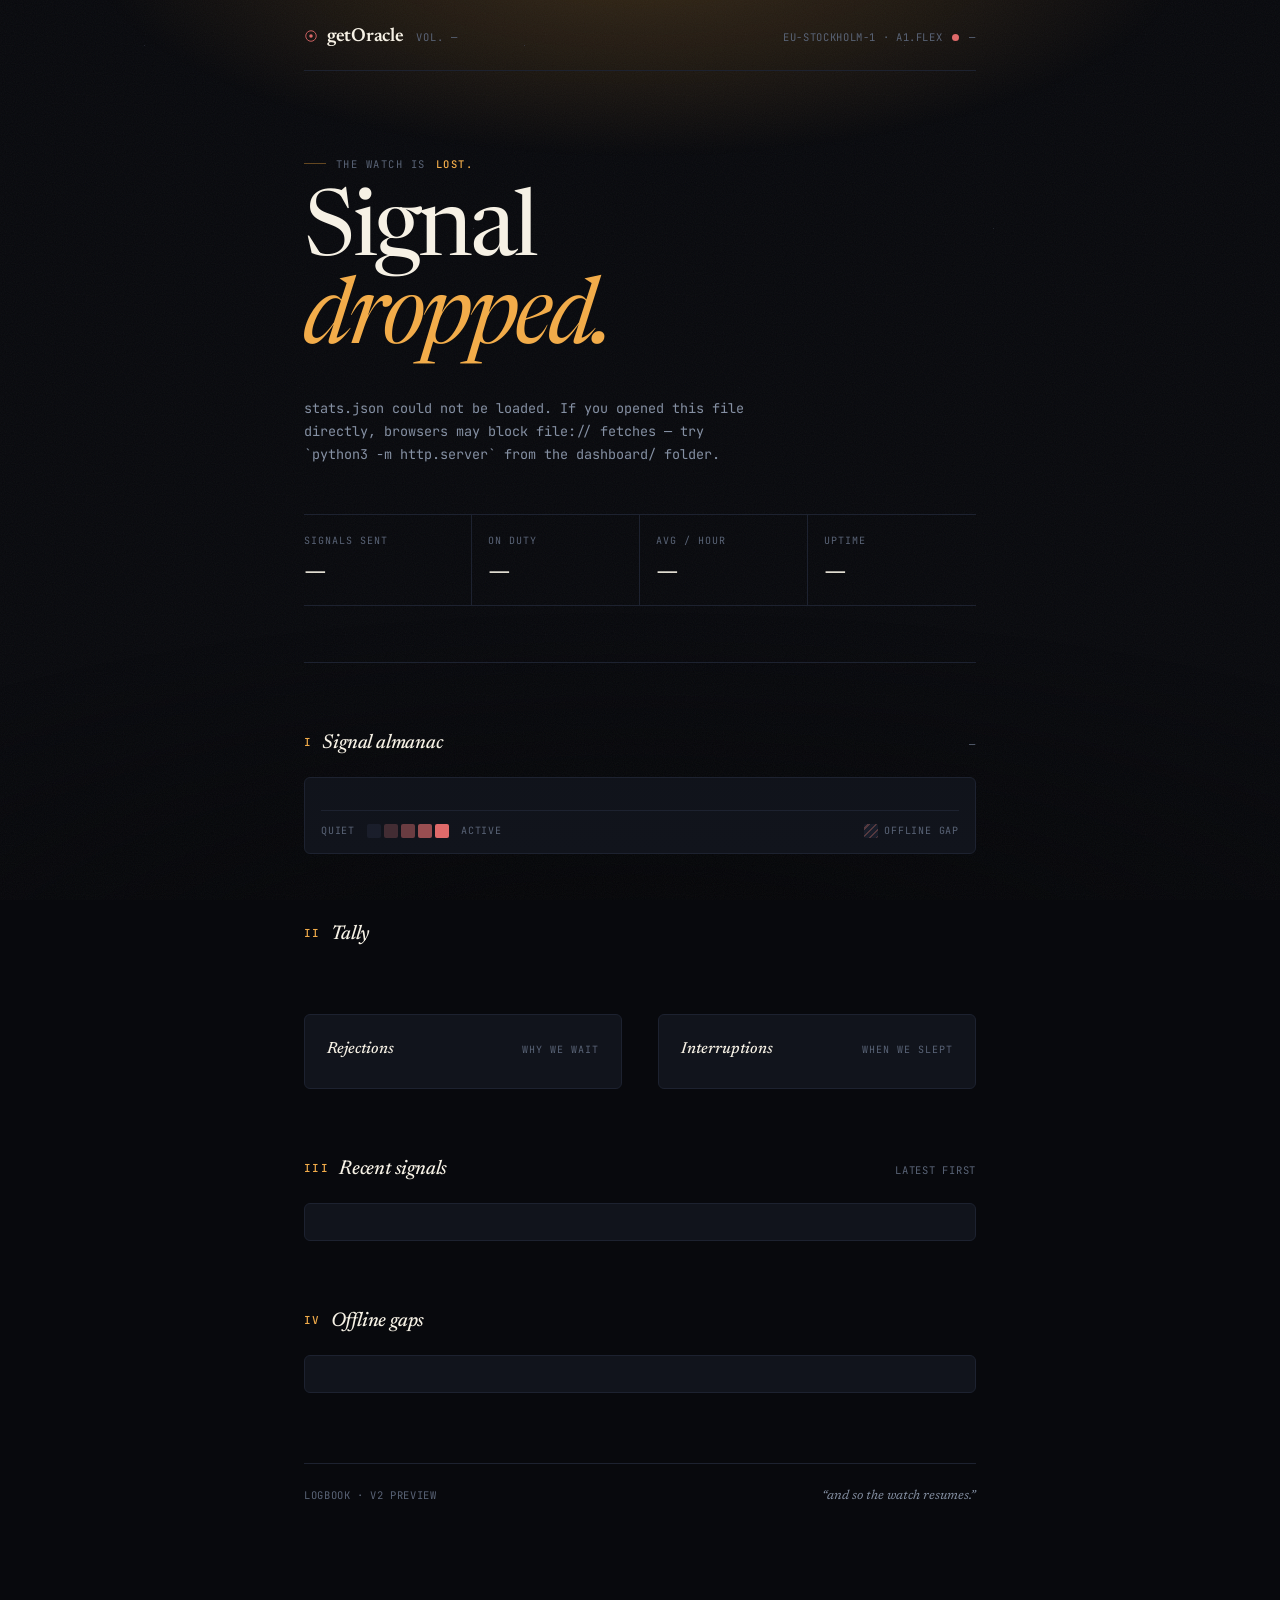
<file: dashboard/mockups/1a-newsreader.html>
<!DOCTYPE html>
<html lang="en">
<head>
  <meta charset="UTF-8">
  <meta name="viewport" content="width=device-width, initial-scale=1.0, viewport-fit=cover">
  <title>getOracle — Almanac · Newsreader</title>
  <meta name="theme-color" content="#08090d">
  <link rel="icon" href="data:image/svg+xml,%3Csvg%20xmlns='http://www.w3.org/2000/svg'%20viewBox='0%200%2032%2032'%3E%3Ccircle%20cx='16'%20cy='16'%20r='11'%20fill='none'%20stroke='%23f0a23c'%20stroke-width='2.5'/%3E%3Ccircle%20cx='16'%20cy='16'%20r='4'%20fill='%23f0a23c'/%3E%3C/svg%3E">
  <link rel="preconnect" href="https://fonts.googleapis.com">
  <link rel="preconnect" href="https://fonts.gstatic.com" crossorigin>
  <link href="https://fonts.googleapis.com/css2?family=Newsreader:ital,opsz,wght@0,6..72,400;0,6..72,500;0,6..72,600;1,6..72,400;1,6..72,500&family=JetBrains+Mono:wght@400;500;600&display=swap" rel="stylesheet">
  <style>
    /* getOracle v2 — "Field journal" preview.
       A more editorial take: serif display + mono data, calendar heatmap
       in place of the 124-bar timeline (so the chart survives a 320px
       screen), single-column rhythm that scales to a 720px reading
       width on desktop. The state-driven --signal var still re-themes
       the whole page on capacity / error states. */

    :root {
      --ink:        #08090d;
      --ink-2:      #0c0e14;
      --panel:      #11141c;
      --panel-2:    #161a23;
      --rule:       #1d2230;
      --rule-2:     #2a3142;
      --dim:        #5a6477;
      --muted:      #8590a3;
      --text:       #cfd6e2;
      --bright:     #f6f1e5;
      --paper:      #e9e0cf;

      --signal:      #f3a83e;
      --signal-ink:  color-mix(in srgb, var(--signal) 92%, var(--paper));
      --signal-soft: color-mix(in srgb, var(--signal) 14%, transparent);
      --signal-line: color-mix(in srgb, var(--signal) 38%, transparent);
      --signal-glow: color-mix(in srgb, var(--signal) 22%, transparent);

      --reject:    #e07a6d;
      --cool:      #6c8db5;

      --serif: 'Newsreader', 'Iowan Old Style', 'Charter', Georgia, serif;
      --mono:  'JetBrains Mono', ui-monospace, SFMono-Regular, Menlo, monospace;

      --radius: 6px;
      --gutter: clamp(20px, 5vw, 44px);
    }

    body.state-created { --signal: #5fd28e; }
    body.state-error   { --signal: #df6a6a; }

    * { box-sizing: border-box; margin: 0; padding: 0; }
    html { -webkit-text-size-adjust: 100%; }

    body {
      background: var(--ink);
      color: var(--text);
      font-family: var(--mono);
      font-size: 14.5px;
      line-height: 1.6;
      -webkit-font-smoothing: antialiased;
      min-height: 100vh;
      position: relative;
      overflow-x: hidden;
    }

    /* ───── atmosphere ──────────────────────────────────────────────── */

    /* a paper-faint grid + a star-field of single pixels.
       both anchored, both masked toward the top where the eye lives. */
    body::before {
      content: "";
      position: fixed; inset: 0;
      z-index: -2;
      pointer-events: none;
      background:
        radial-gradient(70% 38% at 50% -6%, var(--signal-glow) 0%, transparent 62%),
        radial-gradient(120% 60% at 50% 110%, color-mix(in srgb, var(--ink) 60%, #000) 0%, transparent 70%);
      transition: background 700ms ease;
    }

    body::after {
      content: "";
      position: fixed; inset: 0;
      z-index: -2;
      pointer-events: none;
      background-image:
        radial-gradient(1px 1px at 10% 18%, #6e7790 50%, transparent 51%),
        radial-gradient(1px 1px at 80% 8%,  #4a526a 50%, transparent 51%),
        radial-gradient(1px 1px at 23% 70%, #3a4156 50%, transparent 51%),
        radial-gradient(1px 1px at 91% 44%, #6e7790 50%, transparent 51%),
        radial-gradient(1px 1px at 55% 30%, #3a4156 50%, transparent 51%),
        radial-gradient(1px 1px at 68% 88%, #4a526a 50%, transparent 51%),
        radial-gradient(1px 1px at 38% 12%, #4a526a 50%, transparent 51%),
        radial-gradient(1px 1px at 5% 60%,  #3a4156 50%, transparent 51%);
      background-size: 320px 320px, 460px 460px, 400px 400px, 520px 520px, 360px 360px, 440px 440px, 380px 380px, 500px 500px;
      opacity: .55;
      -webkit-mask-image: radial-gradient(120% 70% at 50% 0%, #000 0%, transparent 78%);
              mask-image: radial-gradient(120% 70% at 50% 0%, #000 0%, transparent 78%);
    }

    .grain {
      position: fixed; inset: 0;
      z-index: -1;
      pointer-events: none;
      opacity: 0.05;
      background-image: url("data:image/svg+xml,%3Csvg xmlns='http://www.w3.org/2000/svg' width='200' height='200'%3E%3Cfilter id='n'%3E%3CfeTurbulence type='fractalNoise' baseFrequency='.9' numOctaves='2' stitchTiles='stitch'/%3E%3C/filter%3E%3Crect width='100%25' height='100%25' filter='url(%23n)'/%3E%3C/svg%3E");
    }

    /* ───── frame ───────────────────────────────────────────────────── */

    main {
      max-width: 760px;
      margin: 0 auto;
      padding: 0 var(--gutter) clamp(60px, 12vw, 110px);
    }

    /* ───── masthead ────────────────────────────────────────────────── */

    .masthead {
      display: flex;
      align-items: center;
      justify-content: space-between;
      gap: 12px;
      padding: 22px 0 18px;
      border-bottom: 1px solid var(--rule);
    }

    .mark {
      display: flex;
      align-items: baseline;
      gap: 9px;
    }
    .mark svg {
      width: 14px; height: 14px;
      transform: translateY(2px);
    }
    .mark .name {
      font-family: var(--serif);
      font-size: 19px;
      font-weight: 600;
      letter-spacing: -0.015em;
      color: var(--bright);
    }
    .mark .vol {
      font-family: var(--mono);
      font-size: 10.5px;
      letter-spacing: 0.08em;
      text-transform: uppercase;
      color: var(--dim);
      margin-left: 4px;
    }

    .meta {
      display: flex;
      align-items: center;
      gap: 10px;
      font-size: 10.5px;
      letter-spacing: 0.06em;
      text-transform: uppercase;
      color: var(--dim);
      text-align: right;
    }
    .meta .dot {
      width: 7px; height: 7px;
      border-radius: 50%;
      background: var(--signal);
      box-shadow: 0 0 0 0 var(--signal-glow);
      animation: pulse 2.6s ease-out infinite;
      flex: none;
    }
    @keyframes pulse {
      0%   { box-shadow: 0 0 0 0 color-mix(in srgb, var(--signal) 50%, transparent); }
      70%  { box-shadow: 0 0 0 11px transparent; }
      100% { box-shadow: 0 0 0 0 transparent; }
    }

    /* ───── hero ────────────────────────────────────────────────────── */

    .hero {
      padding: clamp(40px, 9vw, 76px) 0 clamp(36px, 8vw, 56px);
      border-bottom: 1px solid var(--rule);
    }

    .eyebrow {
      display: inline-flex;
      align-items: center;
      gap: 10px;
      font-size: 10.5px;
      letter-spacing: 0.14em;
      text-transform: uppercase;
      color: var(--dim);
    }
    .eyebrow .pip {
      width: 22px; height: 1px;
      background: var(--signal-line);
    }
    .eyebrow .now {
      color: var(--signal-ink);
      font-weight: 500;
    }

    .hero-title {
      margin-top: 18px;
      font-family: var(--serif);
      font-weight: 400;
      font-size: clamp(46px, 11vw, 92px);
      line-height: 0.95;
      letter-spacing: -0.035em;
      color: var(--bright);
    }
    .hero-title .accent {
      font-style: italic;
      font-weight: 400;
      color: var(--signal-ink);
    }

    .hero-lede {
      margin-top: clamp(22px, 4vw, 32px);
      max-width: 56ch;
      font-family: var(--mono);
      font-size: 13.5px;
      line-height: 1.7;
      color: var(--muted);
    }
    .hero-lede strong {
      color: var(--text);
      font-weight: 500;
    }

    /* a 4-up editorial stat row that reflows to 2-up on mobile */
    .stats-row {
      margin-top: clamp(32px, 6vw, 48px);
      display: grid;
      grid-template-columns: repeat(4, 1fr);
      gap: 0;
      border-top: 1px solid var(--rule);
      border-bottom: 1px solid var(--rule);
    }
    .stat {
      padding: 18px 16px 16px 0;
      border-right: 1px solid var(--rule);
    }
    .stat:nth-child(4n) { border-right: none; }
    .stat:not(:first-child) { padding-left: 16px; }

    .stat dt {
      font-family: var(--mono);
      font-size: 10px;
      letter-spacing: 0.1em;
      text-transform: uppercase;
      color: var(--dim);
    }
    .stat dd {
      margin-top: 6px;
      font-family: var(--serif);
      font-size: clamp(24px, 4.6vw, 34px);
      font-weight: 500;
      line-height: 1;
      letter-spacing: -0.015em;
      color: var(--bright);
      font-variant-numeric: tabular-nums;
    }
    .stat dd .unit {
      font-family: var(--mono);
      font-size: 11px;
      font-weight: 400;
      letter-spacing: 0.04em;
      color: var(--dim);
      margin-left: 3px;
    }

    /* ───── section heads ───────────────────────────────────────────── */

    section.block { margin-top: clamp(40px, 7vw, 64px); }

    .section-head {
      display: flex;
      align-items: baseline;
      justify-content: space-between;
      gap: 14px;
      margin-bottom: 18px;
    }
    .section-head h2 {
      font-family: var(--serif);
      font-style: italic;
      font-weight: 500;
      font-size: 20px;
      letter-spacing: -0.01em;
      color: var(--bright);
    }
    .section-head h2 .num {
      font-style: normal;
      font-family: var(--mono);
      font-size: 11px;
      font-weight: 500;
      letter-spacing: 0.12em;
      text-transform: uppercase;
      color: var(--signal-ink);
      margin-right: 10px;
      vertical-align: 2px;
    }
    .section-note {
      font-family: var(--mono);
      font-size: 10.5px;
      letter-spacing: 0.07em;
      text-transform: uppercase;
      color: var(--dim);
    }

    /* ───── heatmap ─────────────────────────────────────────────────── */

    .heatmap-wrap {
      padding: 18px 16px 14px;
      background:
        linear-gradient(180deg, color-mix(in srgb, var(--panel) 96%, transparent) 0%, var(--panel) 100%);
      border: 1px solid var(--rule);
      border-radius: var(--radius);
    }

    .heatmap {
      display: grid;
      grid-template-columns: 38px repeat(24, minmax(0, 1fr));
      gap: 3px;
      align-items: center;
    }

    .hm-hdr {
      font-family: var(--mono);
      font-size: 9.5px;
      letter-spacing: 0.04em;
      color: var(--dim);
      text-align: center;
      padding: 0 0 6px;
    }
    .hm-hdr.day {
      text-align: left;
      padding-left: 0;
    }
    .hm-row-label {
      font-family: var(--mono);
      font-size: 10.5px;
      letter-spacing: 0.04em;
      color: var(--muted);
      padding-right: 8px;
    }
    .hm-row-label .dow {
      color: var(--dim);
      font-size: 9.5px;
      letter-spacing: 0.06em;
      text-transform: uppercase;
      margin-left: 6px;
    }

    .hm-cell {
      position: relative;
      aspect-ratio: 1 / 1;
      border-radius: 2px;
      background: color-mix(in srgb, var(--rule) 75%, transparent);
      transition: filter 120ms ease, transform 120ms ease;
    }
    .hm-cell.lvl-1 { background: color-mix(in srgb, var(--signal) 22%, var(--panel-2)); }
    .hm-cell.lvl-2 { background: color-mix(in srgb, var(--signal) 42%, var(--panel-2)); }
    .hm-cell.lvl-3 { background: color-mix(in srgb, var(--signal) 65%, var(--panel-2)); }
    .hm-cell.lvl-4 { background: var(--signal); box-shadow: 0 0 8px var(--signal-soft); }
    .hm-cell.gap   {
      background:
        repeating-linear-gradient(-45deg,
          color-mix(in srgb, var(--reject) 22%, transparent) 0 2px,
          transparent 2px 5px),
        color-mix(in srgb, var(--rule) 75%, transparent);
    }
    .hm-cell.future { background: transparent; }
    .hm-cell.now {
      outline: 1px solid var(--signal-ink);
      outline-offset: 1px;
    }
    .hm-cell:hover { filter: brightness(1.25); transform: scale(1.15); z-index: 2; }

    /* tooltip on hover (CSS-only) */
    .hm-cell[data-label]:hover::after {
      content: attr(data-label);
      position: absolute;
      bottom: calc(100% + 6px);
      left: 50%;
      transform: translateX(-50%);
      white-space: nowrap;
      padding: 4px 8px;
      font-family: var(--mono);
      font-size: 10.5px;
      color: var(--bright);
      background: var(--panel-2);
      border: 1px solid var(--rule-2);
      border-radius: 3px;
      box-shadow: 0 6px 18px #0009;
      pointer-events: none;
      z-index: 10;
    }

    .heatmap-legend {
      display: flex;
      align-items: center;
      gap: 8px;
      margin-top: 14px;
      padding-top: 12px;
      border-top: 1px solid var(--rule);
      font-family: var(--mono);
      font-size: 10px;
      letter-spacing: 0.08em;
      text-transform: uppercase;
      color: var(--dim);
    }
    .heatmap-legend .swatches {
      display: flex;
      gap: 3px;
      margin: 0 4px;
    }
    .heatmap-legend .sw {
      width: 14px; height: 14px;
      border-radius: 2px;
      background: color-mix(in srgb, var(--rule) 75%, transparent);
    }
    .heatmap-legend .sw.l1 { background: color-mix(in srgb, var(--signal) 22%, var(--panel-2)); }
    .heatmap-legend .sw.l2 { background: color-mix(in srgb, var(--signal) 42%, var(--panel-2)); }
    .heatmap-legend .sw.l3 { background: color-mix(in srgb, var(--signal) 65%, var(--panel-2)); }
    .heatmap-legend .sw.l4 { background: var(--signal); }
    .heatmap-legend .gap-key {
      margin-left: auto;
      display: inline-flex;
      align-items: center;
      gap: 6px;
    }
    .heatmap-legend .gap-key .sw {
      background:
        repeating-linear-gradient(-45deg,
          color-mix(in srgb, var(--reject) 30%, transparent) 0 2px,
          transparent 2px 5px),
        color-mix(in srgb, var(--rule) 75%, transparent);
    }

    /* ───── grid-two (rejections + interruptions) ───────────────────── */

    .grid-two {
      display: grid;
      grid-template-columns: 1fr 1fr;
      gap: clamp(24px, 4vw, 36px);
      margin-top: clamp(40px, 7vw, 64px);
    }
    .grid-two > .panel { margin-top: 0; }

    .panel {
      padding: 22px 22px 14px;
      background: var(--panel);
      border: 1px solid var(--rule);
      border-radius: var(--radius);
    }
    .panel-head {
      display: flex;
      align-items: baseline;
      justify-content: space-between;
      gap: 10px;
      margin-bottom: 12px;
    }
    .panel-head h3 {
      font-family: var(--serif);
      font-style: italic;
      font-weight: 500;
      font-size: 16px;
      color: var(--bright);
    }
    .panel-head .kicker {
      font-family: var(--mono);
      font-size: 10px;
      letter-spacing: 0.1em;
      text-transform: uppercase;
      color: var(--dim);
    }

    .kv {
      list-style: none;
    }
    .kv li {
      display: flex;
      align-items: baseline;
      gap: 10px;
      padding: 11px 0;
      border-bottom: 1px dashed var(--rule);
    }
    .kv li:last-child { border-bottom: none; }
    .kv .k {
      font-family: var(--mono);
      font-size: 10.5px;
      letter-spacing: 0.07em;
      text-transform: uppercase;
      color: var(--dim);
      flex: 1;
    }
    .kv .v {
      font-family: var(--serif);
      font-size: 22px;
      font-weight: 500;
      line-height: 1;
      color: var(--bright);
      font-variant-numeric: tabular-nums;
    }
    .kv .v .unit {
      font-family: var(--mono);
      font-size: 11px;
      font-weight: 400;
      color: var(--dim);
      margin-left: 3px;
    }
    .kv .code {
      flex: none;
      font-family: var(--mono);
      font-size: 10px;
      font-weight: 500;
      letter-spacing: 0.04em;
      padding: 2px 6px;
      border-radius: 3px;
      border: 1px solid currentColor;
    }
    .kv .code.c429 { color: var(--signal); }
    .kv .code.c500 { color: var(--reject); }

    /* ───── log + gaps ──────────────────────────────────────────────── */

    .log, .gaps {
      list-style: none;
    }

    .log li, .gaps li {
      display: grid;
      grid-template-columns: auto auto 1fr auto;
      align-items: baseline;
      column-gap: 12px;
      row-gap: 2px;
      padding: 10px 0;
      border-bottom: 1px solid var(--rule);
      font-size: 12.5px;
    }
    .log li:last-child, .gaps li:last-child { border-bottom: none; }
    .log li.empty, .gaps li.empty {
      color: var(--dim);
      border-bottom: none;
      display: block;
      padding: 14px 0;
    }

    .ts { color: var(--dim); font-family: var(--mono); }
    .chip {
      font-family: var(--mono);
      font-size: 10px;
      font-weight: 500;
      letter-spacing: 0.04em;
      padding: 1px 6px;
      border-radius: 3px;
      border: 1px solid currentColor;
    }
    .chip-429 { color: var(--signal); }
    .chip-500 { color: var(--reject); }
    .chip-other { color: var(--dim); }
    .msg { color: var(--muted); overflow-wrap: anywhere; }

    .gap-arrow { color: var(--rule-2); }
    .gap-route { color: var(--text); }
    .gap-dur {
      color: var(--reject);
      font-family: var(--mono);
      font-size: 11.5px;
      letter-spacing: 0.03em;
    }

    /* ───── footer rule ─────────────────────────────────────────────── */

    .colophon {
      margin-top: clamp(46px, 8vw, 70px);
      padding-top: 22px;
      border-top: 1px solid var(--rule);
      display: flex;
      align-items: baseline;
      justify-content: space-between;
      gap: 12px;
      font-family: var(--mono);
      font-size: 10.5px;
      letter-spacing: 0.06em;
      text-transform: uppercase;
      color: var(--dim);
    }
    .colophon em {
      font-family: var(--serif);
      font-style: italic;
      font-weight: 400;
      text-transform: none;
      letter-spacing: 0;
      color: var(--muted);
      font-size: 13px;
    }

    /* ───── load-in stagger ─────────────────────────────────────────── */

    .masthead, .hero, .block, .colophon {
      animation: rise 620ms cubic-bezier(.2,.7,.2,1) backwards;
    }
    .hero        { animation-delay: 80ms; }
    .block:nth-of-type(1) { animation-delay: 160ms; }
    .block:nth-of-type(2) { animation-delay: 220ms; }
    .block:nth-of-type(3) { animation-delay: 280ms; }
    .block:nth-of-type(4) { animation-delay: 320ms; }
    .colophon    { animation-delay: 360ms; }

    @keyframes rise {
      from { opacity: 0; transform: translateY(14px); }
      to   { opacity: 1; transform: translateY(0); }
    }

    /* ───── mobile ──────────────────────────────────────────────────── */

    @media (max-width: 640px) {
      .masthead {
        flex-direction: column;
        align-items: flex-start;
        gap: 10px;
      }
      .meta { text-align: left; flex-wrap: wrap; }

      .stats-row { grid-template-columns: 1fr 1fr; }
      .stat { border-right: 1px solid var(--rule); border-bottom: 1px solid var(--rule); }
      .stat:nth-child(2n) { border-right: none; }
      .stat:nth-last-child(-n+2) { border-bottom: none; }

      .grid-two { grid-template-columns: 1fr; gap: 20px; }

      .heatmap { grid-template-columns: 28px repeat(24, minmax(0, 1fr)); gap: 2px; }
      .hm-row-label { font-size: 9.5px; padding-right: 5px; }
      .hm-row-label .dow { display: none; }
      .hm-hdr { font-size: 8.5px; }
      /* show every 3rd hour label on mobile */
      .hm-hdr.h-1, .hm-hdr.h-2, .hm-hdr.h-4, .hm-hdr.h-5,
      .hm-hdr.h-7, .hm-hdr.h-8, .hm-hdr.h-10, .hm-hdr.h-11,
      .hm-hdr.h-13, .hm-hdr.h-14, .hm-hdr.h-16, .hm-hdr.h-17,
      .hm-hdr.h-19, .hm-hdr.h-20, .hm-hdr.h-22, .hm-hdr.h-23 {
        visibility: hidden;
      }

      .log li, .gaps li {
        grid-template-columns: auto 1fr;
        column-gap: 10px;
      }
      .log li .chip { grid-row: 1; grid-column: 2 / 3; justify-self: end; }
      .log li .ts { grid-row: 1; grid-column: 1 / 2; }
      .log li .msg { grid-row: 2; grid-column: 1 / 3; font-size: 12px; }

      .gaps li .gap-arrow { display: none; }
      .gaps li .ts  { grid-row: 1; grid-column: 1 / 2; }
      .gaps li .gap-dur { grid-row: 1; grid-column: 2 / 3; justify-self: end; }
      .gaps li .gap-route { grid-row: 2; grid-column: 1 / 3; color: var(--muted); font-size: 12px; }
    }

    @media (prefers-reduced-motion: reduce) {
      *, *::before, *::after {
        animation-duration: 0.001ms !important;
        animation-iteration-count: 1 !important;
        transition-duration: 0.001ms !important;
      }
    }
  </style>
</head>
<body class="state-hunting">
  <div class="grain" aria-hidden="true"></div>

  <main>
    <header class="masthead">
      <div class="mark">
        <svg viewBox="0 0 32 32" aria-hidden="true">
          <circle cx="16" cy="16" r="12" fill="none" stroke="var(--signal)" stroke-width="2"/>
          <circle cx="16" cy="16" r="4"  fill="var(--signal)"/>
        </svg>
        <span class="name">getOracle</span>
        <span class="vol" id="vol">Vol. —</span>
      </div>
      <div class="meta">
        <span>eu-stockholm-1 · A1.Flex</span>
        <span class="dot" aria-hidden="true"></span>
        <span id="updated">—</span>
      </div>
    </header>

    <section class="hero">
      <div class="eyebrow">
        <span class="pip" aria-hidden="true"></span>
        <span>The watch is</span>
        <span class="now" id="eyebrow-state">listening…</span>
      </div>

      <h1 class="hero-title">
        <span id="hero-day">Day —</span>
        <br>
        <span class="accent">of the watch.</span>
      </h1>

      <p class="hero-lede" id="hero-lede">
        Reading the signal log…
      </p>

      <dl class="stats-row">
        <div class="stat">
          <dt>Signals sent</dt>
          <dd id="stat-attempts">—</dd>
        </div>
        <div class="stat">
          <dt>On duty</dt>
          <dd id="stat-watch">—</dd>
        </div>
        <div class="stat">
          <dt>Avg / hour</dt>
          <dd id="stat-rate">—</dd>
        </div>
        <div class="stat">
          <dt>Uptime</dt>
          <dd id="stat-uptime">—</dd>
        </div>
      </dl>
    </section>

    <section class="block">
      <div class="section-head">
        <h2><span class="num">I</span>Signal almanac</h2>
        <span class="section-note" id="heatmap-note">—</span>
      </div>
      <div class="heatmap-wrap">
        <div class="heatmap" id="heatmap" role="img" aria-label="Hourly attempt heatmap"></div>
        <div class="heatmap-legend">
          <span>quiet</span>
          <span class="swatches">
            <span class="sw"></span>
            <span class="sw l1"></span>
            <span class="sw l2"></span>
            <span class="sw l3"></span>
            <span class="sw l4"></span>
          </span>
          <span>active</span>
          <span class="gap-key">
            <span class="sw"></span>
            <span>offline gap</span>
          </span>
        </div>
      </div>
    </section>

    <section class="block">
      <div class="section-head">
        <h2><span class="num">II</span>Tally</h2>
      </div>
      <div class="grid-two">
        <article class="panel">
          <div class="panel-head"><h3>Rejections</h3><span class="kicker">why we wait</span></div>
          <ul class="kv" id="rejections"></ul>
        </article>
        <article class="panel">
          <div class="panel-head"><h3>Interruptions</h3><span class="kicker">when we slept</span></div>
          <ul class="kv" id="interruptions"></ul>
        </article>
      </div>
    </section>

    <section class="block">
      <div class="section-head">
        <h2><span class="num">III</span>Recent signals</h2>
        <span class="section-note">latest first</span>
      </div>
      <div class="panel">
        <ul class="log" id="log-tail"></ul>
      </div>
    </section>

    <section class="block">
      <div class="section-head">
        <h2><span class="num">IV</span>Offline gaps</h2>
      </div>
      <div class="panel">
        <ul class="gaps" id="gaps"></ul>
      </div>
    </section>

    <div class="colophon">
      <span>logbook · v2 preview</span>
      <em>“and so the watch resumes.”</em>
    </div>
  </main>

  <script>
    "use strict";

    /* preview build of the getOracle dashboard. fetches the live stats.json
       (absolute URL when opened from file://) so the file works whether you
       open it in-place or behind a local http server. */

    const STATS_URL = 'https://asracwl.github.io/getOracle/stats.json';

    const REDUCED = window.matchMedia('(prefers-reduced-motion: reduce)').matches;

    /* ── helpers ─────────────────────────────────────────────────── */

    function parseUTC(s) {
      if (!s) return null;
      const stamp = s.replace(' ', 'T');
      const d = new Date(/[zZ]|[+-]\d{2}:?\d{2}$/.test(stamp) ? stamp : stamp + 'Z');
      return isNaN(d) ? null : d;
    }
    const fmtDate  = d => d.toLocaleDateString('en-US', { month: 'short', day: 'numeric' });
    const fmtClock = d => d.toLocaleTimeString('en-US', { hour: '2-digit', minute: '2-digit', hour12: false });
    const fmtStamp = d => d ? `${fmtDate(d)}, ${fmtClock(d)}` : '—';
    const fmtDow   = d => d.toLocaleDateString('en-US', { weekday: 'short' });

    function fmtDuration(seconds) {
      if (!seconds || seconds < 0) return '0m';
      const h = Math.floor(seconds / 3600);
      const m = Math.floor((seconds % 3600) / 60);
      return h > 0 ? `${h}h ${m}m` : `${m}m`;
    }

    function relTime(d) {
      if (!d) return '—';
      const s = Math.max(0, Math.floor((Date.now() - d.getTime()) / 1000));
      if (s < 60) return `${s}s ago`;
      const m = Math.floor(s / 60);
      if (m < 60) return `${m}m ago`;
      const h = Math.floor(m / 60);
      return `${h}h ${m % 60}m ago`;
    }

    function ordinal(n) {
      const words = ['zero','one','two','three','four','five','six','seven','eight','nine','ten',
                     'eleven','twelve','thirteen','fourteen','fifteen','sixteen','seventeen',
                     'eighteen','nineteen','twenty'];
      return words[n] || String(n);
    }

    function el(tag, className, text) {
      const node = document.createElement(tag);
      if (className) node.className = className;
      if (text !== undefined) node.textContent = text;
      return node;
    }

    function countUp(node, target, format) {
      if (REDUCED || !(target > 0)) { node.innerHTML = format(target); return; }
      const dur = 900;
      const start = performance.now();
      (function frame(now) {
        const t = Math.min(1, (now - start) / dur);
        const eased = 1 - Math.pow(1 - t, 3);
        node.innerHTML = format(target * eased);
        if (t < 1) requestAnimationFrame(frame);
      })(performance.now());
    }

    /* ── hero ────────────────────────────────────────────────────── */

    let lastAttemptDate = null;

    function renderHero(stats) {
      const created = stats.status === 'instance_created';
      document.body.className = created ? 'state-created' : 'state-hunting';

      const eyebrow = document.getElementById('eyebrow-state');
      const dayWord = document.getElementById('hero-day');
      const lede    = document.getElementById('hero-lede');

      const watchDays = Math.max(1, Math.ceil(stats.hunting_duration_seconds / 86400));

      if (created) {
        eyebrow.textContent = 'over.';
        dayWord.textContent = 'Capacity';
        document.querySelector('.hero-title .accent').textContent = 'acquired.';
        lede.innerHTML = 'An instance was provisioned. Check the <strong>INSTANCE_CREATED</strong> marker on the host for its public IP, then SSH in with your private key.';
      } else {
        eyebrow.textContent = 'listening…';
        const ord = ordinal(watchDays);
        dayWord.textContent = `Day ${ord.charAt(0).toUpperCase() + ord.slice(1)}`;
        lede.innerHTML = `No free ARM capacity in <strong>eu-stockholm-1</strong> yet. The watch retries on a 60-second cadence and stops the moment Oracle opens a slot.`;
      }

      const t = stats.totals;
      const attemptsEl = document.getElementById('stat-attempts');
      const watchEl    = document.getElementById('stat-watch');
      const rateEl     = document.getElementById('stat-rate');
      const uptimeEl   = document.getElementById('stat-uptime');

      countUp(attemptsEl, t.attempts, v => Math.round(v).toLocaleString());
      countUp(watchEl, stats.hunting_duration_seconds, v => {
        const h = Math.floor(v / 3600);
        const m = Math.floor((v % 3600) / 60);
        return `${h}<span class="unit">h</span> ${m}<span class="unit">m</span>`;
      });

      const perHour = stats.hunting_duration_seconds > 0
        ? Math.round(t.attempts / (stats.hunting_duration_seconds / 3600))
        : 0;
      countUp(rateEl, perHour, v => Math.round(v).toString());

      const total = stats.hunting_duration_seconds;
      const up = Math.max(0, total - (t.downtime_seconds || 0));
      const uptimePct = total > 0 ? (up / total) * 100 : 100;
      countUp(uptimeEl, uptimePct, v => `${v.toFixed(1)}<span class="unit">%</span>`);

      lastAttemptDate = parseUTC(stats.last_attempt);
      document.getElementById('vol').textContent = `Vol. ${toRoman(watchDays)}`;
    }

    function toRoman(num) {
      const map = [['X',10],['IX',9],['V',5],['IV',4],['I',1]];
      let s = '';
      for (const [r, v] of map) while (num >= v) { s += r; num -= v; }
      return s || 'I';
    }

    /* ── heatmap ─────────────────────────────────────────────────── */

    function renderHeatmap(stats) {
      const buckets = stats.timeline || [];
      const note = document.getElementById('heatmap-note');
      const grid = document.getElementById('heatmap');

      if (!buckets.length) {
        note.textContent = 'no signals yet';
        return;
      }

      // index buckets by ISO date string and hour
      const byKey = new Map();
      let peak = 0;
      for (const b of buckets) {
        byKey.set(b.hour, b.attempts);
        if (b.attempts > peak) peak = b.attempts;
      }

      // collect the unique day list, sorted oldest → newest
      const dayKeys = Array.from(new Set(buckets.map(b => b.hour.slice(0, 10)))).sort();
      // limit to the last 7 days for visual density
      const days = dayKeys.slice(-7);

      // gap windows for shading
      const gapWindows = (stats.gaps || [])
        .map(g => [parseUTC(g.from), parseUTC(g.to)])
        .filter(([a, b]) => a && b);

      // current hour boundary
      const now = parseUTC(stats.generated_at) || new Date();

      // header row: blank corner + 0..23
      grid.appendChild(el('div', 'hm-hdr day', ''));
      for (let h = 0; h < 24; h++) {
        const hdr = el('div', `hm-hdr h-${h}`, h.toString().padStart(2, '0'));
        grid.appendChild(hdr);
      }

      // one row per day
      for (const dayKey of days) {
        const dayDate = parseUTC(dayKey + 'T00:00:00');
        const label = el('div', 'hm-row-label');
        label.appendChild(document.createTextNode(fmtDate(dayDate)));
        const dow = el('span', 'dow', fmtDow(dayDate));
        label.appendChild(dow);
        grid.appendChild(label);

        for (let h = 0; h < 24; h++) {
          const hourKey = `${dayKey}T${h.toString().padStart(2, '0')}:00`;
          const attempts = byKey.has(hourKey) ? byKey.get(hourKey) : null;
          const hourStart = parseUTC(hourKey);
          const hourEnd = new Date(hourStart.getTime() + 3600 * 1000);

          const cell = el('div', 'hm-cell');

          // future hour
          if (hourStart > now) {
            cell.classList.add('future');
            grid.appendChild(cell);
            continue;
          }

          // gap overlap
          const inGap = gapWindows.some(([a, b]) => a < hourEnd && b > hourStart);
          if (inGap && (attempts == null || attempts < 5)) {
            cell.classList.add('gap');
          } else if (attempts != null) {
            // quantize to 4 levels relative to peak
            const ratio = peak > 0 ? attempts / peak : 0;
            let lvl = 0;
            if (ratio > 0.0)  lvl = 1;
            if (ratio > 0.25) lvl = 2;
            if (ratio > 0.5)  lvl = 3;
            if (ratio > 0.85) lvl = 4;
            if (lvl > 0) cell.classList.add(`lvl-${lvl}`);
          }

          // mark current hour
          if (now >= hourStart && now < hourEnd) cell.classList.add('now');

          const dispAttempts = attempts != null ? attempts : 0;
          cell.dataset.label = `${fmtDate(hourStart)} · ${h.toString().padStart(2, '0')}:00 — ${dispAttempts}${inGap ? ' (offline)' : ''}`;
          grid.appendChild(cell);
        }
      }

      note.textContent = `${days.length} days · peak ${peak}/hr`;
    }

    /* ── tally lists ─────────────────────────────────────────────── */

    function kvRow(key, value, opts = {}) {
      const li = document.createElement('li');
      const k = el('span', 'k', key);
      li.appendChild(k);
      if (opts.code) li.appendChild(el('span', `code c${opts.code}`, opts.code));
      const v = el('span', 'v');
      v.innerHTML = value;
      li.appendChild(v);
      return li;
    }

    function renderTally(stats) {
      const t = stats.totals;
      const rej = document.getElementById('rejections');
      rej.appendChild(kvRow('rate-limited', t.rate_limited_429.toLocaleString(), { code: '429' }));
      rej.appendChild(kvRow('out of capacity', t.out_of_capacity_500.toLocaleString(), { code: '500' }));
      if (t.other > 0) rej.appendChild(kvRow('other responses', t.other.toLocaleString()));

      const intr = document.getElementById('interruptions');
      intr.appendChild(kvRow('offline gaps', t.gaps.toLocaleString()));
      const downH = Math.floor(t.downtime_seconds / 3600);
      const downM = Math.floor((t.downtime_seconds % 3600) / 60);
      intr.appendChild(kvRow('total downtime', `${downH}<span class="unit">h</span> ${downM}<span class="unit">m</span>`));
      intr.appendChild(kvRow('connection resets', t.crashes.toLocaleString()));
    }

    /* ── log + gaps ──────────────────────────────────────────────── */

    const LOG_RE = /^(\d{4}-\d{2}-\d{2}) (\d{2}:\d{2}:\d{2})\s+(\d+)\s*(.*)$/;

    function renderLog(stats) {
      const container = document.getElementById('log-tail');
      if (!stats.log_tail.length) {
        container.appendChild(el('li', 'empty', 'no attempts logged yet'));
        return;
      }
      for (const line of stats.log_tail.slice().reverse()) {
        const li = document.createElement('li');
        const m = LOG_RE.exec(line);
        if (!m) {
          li.appendChild(el('span', 'msg', line));
          container.appendChild(li);
          continue;
        }
        const [, , clock, status, message] = m;
        const cls = status === '429' ? 'chip chip-429'
                  : status === '500' ? 'chip chip-500'
                  : 'chip chip-other';
        li.appendChild(el('span', 'ts', clock));
        li.appendChild(el('span', cls, status));
        li.appendChild(el('span', 'msg', message || '—'));
        container.appendChild(li);
      }
    }

    function renderGaps(stats) {
      const container = document.getElementById('gaps');
      if (!stats.gaps.length) {
        container.appendChild(el('li', 'empty', 'none — the watch has held steady'));
        return;
      }
      for (const gap of stats.gaps.slice().reverse()) {
        const from = parseUTC(gap.from);
        const to = parseUTC(gap.to);
        const li = document.createElement('li');
        li.appendChild(el('span', 'ts', from ? fmtStamp(from) : gap.from));
        li.appendChild(el('span', 'gap-arrow', '→'));
        const sameDay = from && to && from.toDateString() === to.toDateString();
        li.appendChild(el('span', 'gap-route',
          to ? (sameDay ? fmtClock(to) : fmtStamp(to)) : gap.to));
        li.appendChild(el('span', 'gap-dur', fmtDuration(gap.duration_seconds)));
        container.appendChild(li);
      }
    }

    /* ── boot ────────────────────────────────────────────────────── */

    async function main() {
      try {
        const res = await fetch(STATS_URL, { cache: 'no-store' });
        if (!res.ok) throw new Error(`HTTP ${res.status}`);
        const stats = await res.json();
        if (!stats || !stats.totals || !Array.isArray(stats.timeline) ||
            !Array.isArray(stats.gaps) || !Array.isArray(stats.log_tail)) {
          throw new Error('stats.json shape mismatch');
        }
        renderHero(stats);
        renderHeatmap(stats);
        renderTally(stats);
        renderLog(stats);
        renderGaps(stats);
        const gen = parseUTC(stats.generated_at);
        document.getElementById('updated').textContent =
          gen ? `updated ${fmtClock(gen)}` : 'updated —';
      } catch (err) {
        console.error('dashboard fetch failed:', err);
        document.body.className = 'state-error';
        document.getElementById('eyebrow-state').textContent = 'lost.';
        document.getElementById('hero-day').textContent = 'Signal';
        document.querySelector('.hero-title .accent').textContent = 'dropped.';
        document.getElementById('hero-lede').textContent =
          'stats.json could not be loaded. If you opened this file directly, browsers may block file:// fetches — try `python3 -m http.server` from the dashboard/ folder.';
      }
    }

    main();
  </script>
</body>
</html>
</file>
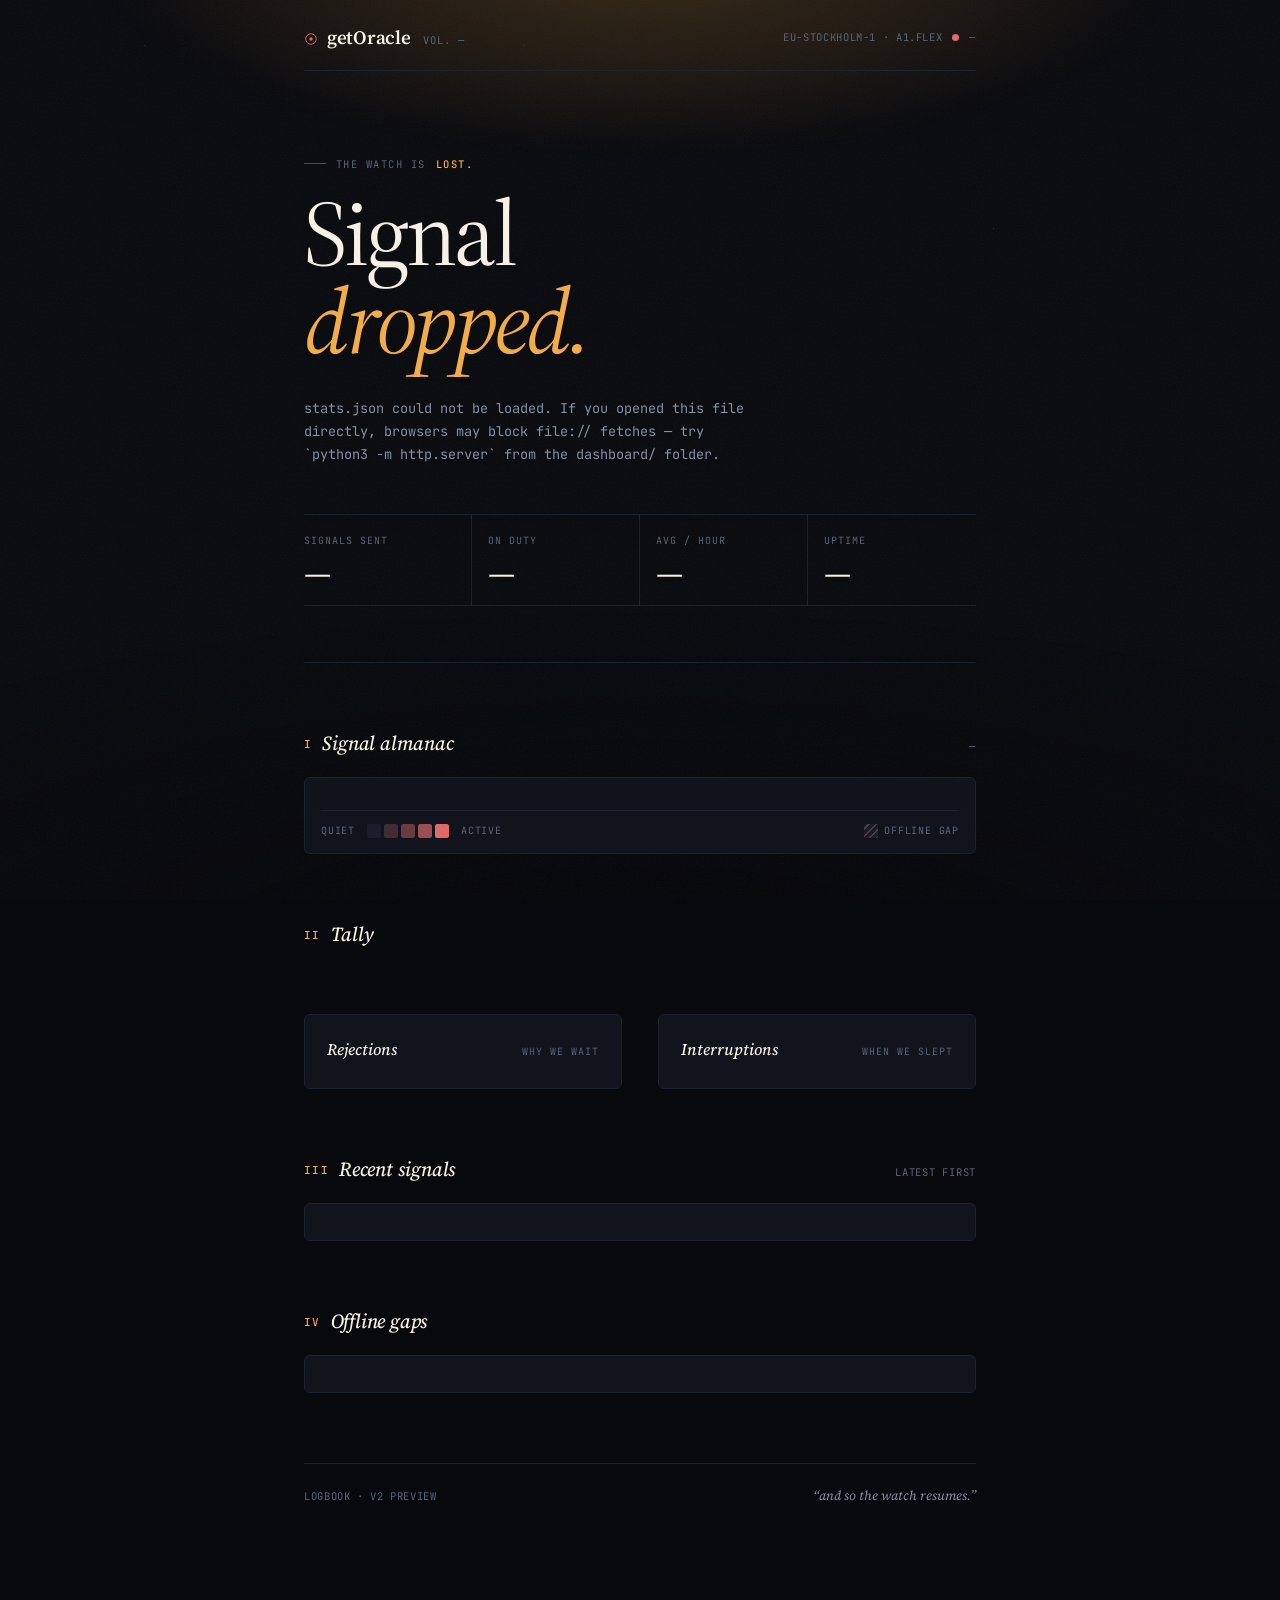
<file: dashboard/mockups/1b-sourceserif.html>
<!DOCTYPE html>
<html lang="en">
<head>
  <meta charset="UTF-8">
  <meta name="viewport" content="width=device-width, initial-scale=1.0, viewport-fit=cover">
  <title>getOracle — Almanac · Source Serif</title>
  <meta name="theme-color" content="#08090d">
  <link rel="icon" href="data:image/svg+xml,%3Csvg%20xmlns='http://www.w3.org/2000/svg'%20viewBox='0%200%2032%2032'%3E%3Ccircle%20cx='16'%20cy='16'%20r='11'%20fill='none'%20stroke='%23f0a23c'%20stroke-width='2.5'/%3E%3Ccircle%20cx='16'%20cy='16'%20r='4'%20fill='%23f0a23c'/%3E%3C/svg%3E">
  <link rel="preconnect" href="https://fonts.googleapis.com">
  <link rel="preconnect" href="https://fonts.gstatic.com" crossorigin>
  <link href="https://fonts.googleapis.com/css2?family=Source+Serif+4:ital,opsz,wght@0,8..60,400;0,8..60,500;0,8..60,600;1,8..60,400;1,8..60,500&family=JetBrains+Mono:wght@400;500;600&display=swap" rel="stylesheet">
  <style>
    /* getOracle v2 — "Field journal" preview.
       A more editorial take: serif display + mono data, calendar heatmap
       in place of the 124-bar timeline (so the chart survives a 320px
       screen), single-column rhythm that scales to a 720px reading
       width on desktop. The state-driven --signal var still re-themes
       the whole page on capacity / error states. */

    :root {
      --ink:        #08090d;
      --ink-2:      #0c0e14;
      --panel:      #11141c;
      --panel-2:    #161a23;
      --rule:       #1d2230;
      --rule-2:     #2a3142;
      --dim:        #5a6477;
      --muted:      #8590a3;
      --text:       #cfd6e2;
      --bright:     #f6f1e5;
      --paper:      #e9e0cf;

      --signal:      #f3a83e;
      --signal-ink:  color-mix(in srgb, var(--signal) 92%, var(--paper));
      --signal-soft: color-mix(in srgb, var(--signal) 14%, transparent);
      --signal-line: color-mix(in srgb, var(--signal) 38%, transparent);
      --signal-glow: color-mix(in srgb, var(--signal) 22%, transparent);

      --reject:    #e07a6d;
      --cool:      #6c8db5;

      --serif: 'Source Serif 4', 'Iowan Old Style', 'Charter', Georgia, serif;
      --mono:  'JetBrains Mono', ui-monospace, SFMono-Regular, Menlo, monospace;

      --radius: 6px;
      --gutter: clamp(20px, 5vw, 44px);
    }

    body.state-created { --signal: #5fd28e; }
    body.state-error   { --signal: #df6a6a; }

    * { box-sizing: border-box; margin: 0; padding: 0; }
    html { -webkit-text-size-adjust: 100%; }

    body {
      background: var(--ink);
      color: var(--text);
      font-family: var(--mono);
      font-size: 14.5px;
      line-height: 1.6;
      -webkit-font-smoothing: antialiased;
      min-height: 100vh;
      position: relative;
      overflow-x: hidden;
    }

    /* ───── atmosphere ──────────────────────────────────────────────── */

    /* a paper-faint grid + a star-field of single pixels.
       both anchored, both masked toward the top where the eye lives. */
    body::before {
      content: "";
      position: fixed; inset: 0;
      z-index: -2;
      pointer-events: none;
      background:
        radial-gradient(70% 38% at 50% -6%, var(--signal-glow) 0%, transparent 62%),
        radial-gradient(120% 60% at 50% 110%, color-mix(in srgb, var(--ink) 60%, #000) 0%, transparent 70%);
      transition: background 700ms ease;
    }

    body::after {
      content: "";
      position: fixed; inset: 0;
      z-index: -2;
      pointer-events: none;
      background-image:
        radial-gradient(1px 1px at 10% 18%, #6e7790 50%, transparent 51%),
        radial-gradient(1px 1px at 80% 8%,  #4a526a 50%, transparent 51%),
        radial-gradient(1px 1px at 23% 70%, #3a4156 50%, transparent 51%),
        radial-gradient(1px 1px at 91% 44%, #6e7790 50%, transparent 51%),
        radial-gradient(1px 1px at 55% 30%, #3a4156 50%, transparent 51%),
        radial-gradient(1px 1px at 68% 88%, #4a526a 50%, transparent 51%),
        radial-gradient(1px 1px at 38% 12%, #4a526a 50%, transparent 51%),
        radial-gradient(1px 1px at 5% 60%,  #3a4156 50%, transparent 51%);
      background-size: 320px 320px, 460px 460px, 400px 400px, 520px 520px, 360px 360px, 440px 440px, 380px 380px, 500px 500px;
      opacity: .55;
      -webkit-mask-image: radial-gradient(120% 70% at 50% 0%, #000 0%, transparent 78%);
              mask-image: radial-gradient(120% 70% at 50% 0%, #000 0%, transparent 78%);
    }

    .grain {
      position: fixed; inset: 0;
      z-index: -1;
      pointer-events: none;
      opacity: 0.05;
      background-image: url("data:image/svg+xml,%3Csvg xmlns='http://www.w3.org/2000/svg' width='200' height='200'%3E%3Cfilter id='n'%3E%3CfeTurbulence type='fractalNoise' baseFrequency='.9' numOctaves='2' stitchTiles='stitch'/%3E%3C/filter%3E%3Crect width='100%25' height='100%25' filter='url(%23n)'/%3E%3C/svg%3E");
    }

    /* ───── frame ───────────────────────────────────────────────────── */

    main {
      max-width: 760px;
      margin: 0 auto;
      padding: 0 var(--gutter) clamp(60px, 12vw, 110px);
    }

    /* ───── masthead ────────────────────────────────────────────────── */

    .masthead {
      display: flex;
      align-items: center;
      justify-content: space-between;
      gap: 12px;
      padding: 22px 0 18px;
      border-bottom: 1px solid var(--rule);
    }

    .mark {
      display: flex;
      align-items: baseline;
      gap: 9px;
    }
    .mark svg {
      width: 14px; height: 14px;
      transform: translateY(2px);
    }
    .mark .name {
      font-family: var(--serif);
      font-size: 19px;
      font-weight: 600;
      letter-spacing: -0.015em;
      color: var(--bright);
    }
    .mark .vol {
      font-family: var(--mono);
      font-size: 10.5px;
      letter-spacing: 0.08em;
      text-transform: uppercase;
      color: var(--dim);
      margin-left: 4px;
    }

    .meta {
      display: flex;
      align-items: center;
      gap: 10px;
      font-size: 10.5px;
      letter-spacing: 0.06em;
      text-transform: uppercase;
      color: var(--dim);
      text-align: right;
    }
    .meta .dot {
      width: 7px; height: 7px;
      border-radius: 50%;
      background: var(--signal);
      box-shadow: 0 0 0 0 var(--signal-glow);
      animation: pulse 2.6s ease-out infinite;
      flex: none;
    }
    @keyframes pulse {
      0%   { box-shadow: 0 0 0 0 color-mix(in srgb, var(--signal) 50%, transparent); }
      70%  { box-shadow: 0 0 0 11px transparent; }
      100% { box-shadow: 0 0 0 0 transparent; }
    }

    /* ───── hero ────────────────────────────────────────────────────── */

    .hero {
      padding: clamp(40px, 9vw, 76px) 0 clamp(36px, 8vw, 56px);
      border-bottom: 1px solid var(--rule);
    }

    .eyebrow {
      display: inline-flex;
      align-items: center;
      gap: 10px;
      font-size: 10.5px;
      letter-spacing: 0.14em;
      text-transform: uppercase;
      color: var(--dim);
    }
    .eyebrow .pip {
      width: 22px; height: 1px;
      background: var(--signal-line);
    }
    .eyebrow .now {
      color: var(--signal-ink);
      font-weight: 500;
    }

    .hero-title {
      margin-top: 18px;
      font-family: var(--serif);
      font-weight: 400;
      font-size: clamp(46px, 11vw, 92px);
      line-height: 0.95;
      letter-spacing: -0.035em;
      color: var(--bright);
    }
    .hero-title .accent {
      font-style: italic;
      font-weight: 400;
      color: var(--signal-ink);
    }

    .hero-lede {
      margin-top: clamp(22px, 4vw, 32px);
      max-width: 56ch;
      font-family: var(--mono);
      font-size: 13.5px;
      line-height: 1.7;
      color: var(--muted);
    }
    .hero-lede strong {
      color: var(--text);
      font-weight: 500;
    }

    /* a 4-up editorial stat row that reflows to 2-up on mobile */
    .stats-row {
      margin-top: clamp(32px, 6vw, 48px);
      display: grid;
      grid-template-columns: repeat(4, 1fr);
      gap: 0;
      border-top: 1px solid var(--rule);
      border-bottom: 1px solid var(--rule);
    }
    .stat {
      padding: 18px 16px 16px 0;
      border-right: 1px solid var(--rule);
    }
    .stat:nth-child(4n) { border-right: none; }
    .stat:not(:first-child) { padding-left: 16px; }

    .stat dt {
      font-family: var(--mono);
      font-size: 10px;
      letter-spacing: 0.1em;
      text-transform: uppercase;
      color: var(--dim);
    }
    .stat dd {
      margin-top: 6px;
      font-family: var(--serif);
      font-size: clamp(24px, 4.6vw, 34px);
      font-weight: 500;
      line-height: 1;
      letter-spacing: -0.015em;
      color: var(--bright);
      font-variant-numeric: tabular-nums;
    }
    .stat dd .unit {
      font-family: var(--mono);
      font-size: 11px;
      font-weight: 400;
      letter-spacing: 0.04em;
      color: var(--dim);
      margin-left: 3px;
    }

    /* ───── section heads ───────────────────────────────────────────── */

    section.block { margin-top: clamp(40px, 7vw, 64px); }

    .section-head {
      display: flex;
      align-items: baseline;
      justify-content: space-between;
      gap: 14px;
      margin-bottom: 18px;
    }
    .section-head h2 {
      font-family: var(--serif);
      font-style: italic;
      font-weight: 500;
      font-size: 20px;
      letter-spacing: -0.01em;
      color: var(--bright);
    }
    .section-head h2 .num {
      font-style: normal;
      font-family: var(--mono);
      font-size: 11px;
      font-weight: 500;
      letter-spacing: 0.12em;
      text-transform: uppercase;
      color: var(--signal-ink);
      margin-right: 10px;
      vertical-align: 2px;
    }
    .section-note {
      font-family: var(--mono);
      font-size: 10.5px;
      letter-spacing: 0.07em;
      text-transform: uppercase;
      color: var(--dim);
    }

    /* ───── heatmap ─────────────────────────────────────────────────── */

    .heatmap-wrap {
      padding: 18px 16px 14px;
      background:
        linear-gradient(180deg, color-mix(in srgb, var(--panel) 96%, transparent) 0%, var(--panel) 100%);
      border: 1px solid var(--rule);
      border-radius: var(--radius);
    }

    .heatmap {
      display: grid;
      grid-template-columns: 38px repeat(24, minmax(0, 1fr));
      gap: 3px;
      align-items: center;
    }

    .hm-hdr {
      font-family: var(--mono);
      font-size: 9.5px;
      letter-spacing: 0.04em;
      color: var(--dim);
      text-align: center;
      padding: 0 0 6px;
    }
    .hm-hdr.day {
      text-align: left;
      padding-left: 0;
    }
    .hm-row-label {
      font-family: var(--mono);
      font-size: 10.5px;
      letter-spacing: 0.04em;
      color: var(--muted);
      padding-right: 8px;
    }
    .hm-row-label .dow {
      color: var(--dim);
      font-size: 9.5px;
      letter-spacing: 0.06em;
      text-transform: uppercase;
      margin-left: 6px;
    }

    .hm-cell {
      position: relative;
      aspect-ratio: 1 / 1;
      border-radius: 2px;
      background: color-mix(in srgb, var(--rule) 75%, transparent);
      transition: filter 120ms ease, transform 120ms ease;
    }
    .hm-cell.lvl-1 { background: color-mix(in srgb, var(--signal) 22%, var(--panel-2)); }
    .hm-cell.lvl-2 { background: color-mix(in srgb, var(--signal) 42%, var(--panel-2)); }
    .hm-cell.lvl-3 { background: color-mix(in srgb, var(--signal) 65%, var(--panel-2)); }
    .hm-cell.lvl-4 { background: var(--signal); box-shadow: 0 0 8px var(--signal-soft); }
    .hm-cell.gap   {
      background:
        repeating-linear-gradient(-45deg,
          color-mix(in srgb, var(--reject) 22%, transparent) 0 2px,
          transparent 2px 5px),
        color-mix(in srgb, var(--rule) 75%, transparent);
    }
    .hm-cell.future { background: transparent; }
    .hm-cell.now {
      outline: 1px solid var(--signal-ink);
      outline-offset: 1px;
    }
    .hm-cell:hover { filter: brightness(1.25); transform: scale(1.15); z-index: 2; }

    /* tooltip on hover (CSS-only) */
    .hm-cell[data-label]:hover::after {
      content: attr(data-label);
      position: absolute;
      bottom: calc(100% + 6px);
      left: 50%;
      transform: translateX(-50%);
      white-space: nowrap;
      padding: 4px 8px;
      font-family: var(--mono);
      font-size: 10.5px;
      color: var(--bright);
      background: var(--panel-2);
      border: 1px solid var(--rule-2);
      border-radius: 3px;
      box-shadow: 0 6px 18px #0009;
      pointer-events: none;
      z-index: 10;
    }

    .heatmap-legend {
      display: flex;
      align-items: center;
      gap: 8px;
      margin-top: 14px;
      padding-top: 12px;
      border-top: 1px solid var(--rule);
      font-family: var(--mono);
      font-size: 10px;
      letter-spacing: 0.08em;
      text-transform: uppercase;
      color: var(--dim);
    }
    .heatmap-legend .swatches {
      display: flex;
      gap: 3px;
      margin: 0 4px;
    }
    .heatmap-legend .sw {
      width: 14px; height: 14px;
      border-radius: 2px;
      background: color-mix(in srgb, var(--rule) 75%, transparent);
    }
    .heatmap-legend .sw.l1 { background: color-mix(in srgb, var(--signal) 22%, var(--panel-2)); }
    .heatmap-legend .sw.l2 { background: color-mix(in srgb, var(--signal) 42%, var(--panel-2)); }
    .heatmap-legend .sw.l3 { background: color-mix(in srgb, var(--signal) 65%, var(--panel-2)); }
    .heatmap-legend .sw.l4 { background: var(--signal); }
    .heatmap-legend .gap-key {
      margin-left: auto;
      display: inline-flex;
      align-items: center;
      gap: 6px;
    }
    .heatmap-legend .gap-key .sw {
      background:
        repeating-linear-gradient(-45deg,
          color-mix(in srgb, var(--reject) 30%, transparent) 0 2px,
          transparent 2px 5px),
        color-mix(in srgb, var(--rule) 75%, transparent);
    }

    /* ───── grid-two (rejections + interruptions) ───────────────────── */

    .grid-two {
      display: grid;
      grid-template-columns: 1fr 1fr;
      gap: clamp(24px, 4vw, 36px);
      margin-top: clamp(40px, 7vw, 64px);
    }
    .grid-two > .panel { margin-top: 0; }

    .panel {
      padding: 22px 22px 14px;
      background: var(--panel);
      border: 1px solid var(--rule);
      border-radius: var(--radius);
    }
    .panel-head {
      display: flex;
      align-items: baseline;
      justify-content: space-between;
      gap: 10px;
      margin-bottom: 12px;
    }
    .panel-head h3 {
      font-family: var(--serif);
      font-style: italic;
      font-weight: 500;
      font-size: 16px;
      color: var(--bright);
    }
    .panel-head .kicker {
      font-family: var(--mono);
      font-size: 10px;
      letter-spacing: 0.1em;
      text-transform: uppercase;
      color: var(--dim);
    }

    .kv {
      list-style: none;
    }
    .kv li {
      display: flex;
      align-items: baseline;
      gap: 10px;
      padding: 11px 0;
      border-bottom: 1px dashed var(--rule);
    }
    .kv li:last-child { border-bottom: none; }
    .kv .k {
      font-family: var(--mono);
      font-size: 10.5px;
      letter-spacing: 0.07em;
      text-transform: uppercase;
      color: var(--dim);
      flex: 1;
    }
    .kv .v {
      font-family: var(--serif);
      font-size: 22px;
      font-weight: 500;
      line-height: 1;
      color: var(--bright);
      font-variant-numeric: tabular-nums;
    }
    .kv .v .unit {
      font-family: var(--mono);
      font-size: 11px;
      font-weight: 400;
      color: var(--dim);
      margin-left: 3px;
    }
    .kv .code {
      flex: none;
      font-family: var(--mono);
      font-size: 10px;
      font-weight: 500;
      letter-spacing: 0.04em;
      padding: 2px 6px;
      border-radius: 3px;
      border: 1px solid currentColor;
    }
    .kv .code.c429 { color: var(--signal); }
    .kv .code.c500 { color: var(--reject); }

    /* ───── log + gaps ──────────────────────────────────────────────── */

    .log, .gaps {
      list-style: none;
    }

    .log li, .gaps li {
      display: grid;
      grid-template-columns: auto auto 1fr auto;
      align-items: baseline;
      column-gap: 12px;
      row-gap: 2px;
      padding: 10px 0;
      border-bottom: 1px solid var(--rule);
      font-size: 12.5px;
    }
    .log li:last-child, .gaps li:last-child { border-bottom: none; }
    .log li.empty, .gaps li.empty {
      color: var(--dim);
      border-bottom: none;
      display: block;
      padding: 14px 0;
    }

    .ts { color: var(--dim); font-family: var(--mono); }
    .chip {
      font-family: var(--mono);
      font-size: 10px;
      font-weight: 500;
      letter-spacing: 0.04em;
      padding: 1px 6px;
      border-radius: 3px;
      border: 1px solid currentColor;
    }
    .chip-429 { color: var(--signal); }
    .chip-500 { color: var(--reject); }
    .chip-other { color: var(--dim); }
    .msg { color: var(--muted); overflow-wrap: anywhere; }

    .gap-arrow { color: var(--rule-2); }
    .gap-route { color: var(--text); }
    .gap-dur {
      color: var(--reject);
      font-family: var(--mono);
      font-size: 11.5px;
      letter-spacing: 0.03em;
    }

    /* ───── footer rule ─────────────────────────────────────────────── */

    .colophon {
      margin-top: clamp(46px, 8vw, 70px);
      padding-top: 22px;
      border-top: 1px solid var(--rule);
      display: flex;
      align-items: baseline;
      justify-content: space-between;
      gap: 12px;
      font-family: var(--mono);
      font-size: 10.5px;
      letter-spacing: 0.06em;
      text-transform: uppercase;
      color: var(--dim);
    }
    .colophon em {
      font-family: var(--serif);
      font-style: italic;
      font-weight: 400;
      text-transform: none;
      letter-spacing: 0;
      color: var(--muted);
      font-size: 13px;
    }

    /* ───── load-in stagger ─────────────────────────────────────────── */

    .masthead, .hero, .block, .colophon {
      animation: rise 620ms cubic-bezier(.2,.7,.2,1) backwards;
    }
    .hero        { animation-delay: 80ms; }
    .block:nth-of-type(1) { animation-delay: 160ms; }
    .block:nth-of-type(2) { animation-delay: 220ms; }
    .block:nth-of-type(3) { animation-delay: 280ms; }
    .block:nth-of-type(4) { animation-delay: 320ms; }
    .colophon    { animation-delay: 360ms; }

    @keyframes rise {
      from { opacity: 0; transform: translateY(14px); }
      to   { opacity: 1; transform: translateY(0); }
    }

    /* ───── mobile ──────────────────────────────────────────────────── */

    @media (max-width: 640px) {
      .masthead {
        flex-direction: column;
        align-items: flex-start;
        gap: 10px;
      }
      .meta { text-align: left; flex-wrap: wrap; }

      .stats-row { grid-template-columns: 1fr 1fr; }
      .stat { border-right: 1px solid var(--rule); border-bottom: 1px solid var(--rule); }
      .stat:nth-child(2n) { border-right: none; }
      .stat:nth-last-child(-n+2) { border-bottom: none; }

      .grid-two { grid-template-columns: 1fr; gap: 20px; }

      .heatmap { grid-template-columns: 28px repeat(24, minmax(0, 1fr)); gap: 2px; }
      .hm-row-label { font-size: 9.5px; padding-right: 5px; }
      .hm-row-label .dow { display: none; }
      .hm-hdr { font-size: 8.5px; }
      /* show every 3rd hour label on mobile */
      .hm-hdr.h-1, .hm-hdr.h-2, .hm-hdr.h-4, .hm-hdr.h-5,
      .hm-hdr.h-7, .hm-hdr.h-8, .hm-hdr.h-10, .hm-hdr.h-11,
      .hm-hdr.h-13, .hm-hdr.h-14, .hm-hdr.h-16, .hm-hdr.h-17,
      .hm-hdr.h-19, .hm-hdr.h-20, .hm-hdr.h-22, .hm-hdr.h-23 {
        visibility: hidden;
      }

      .log li, .gaps li {
        grid-template-columns: auto 1fr;
        column-gap: 10px;
      }
      .log li .chip { grid-row: 1; grid-column: 2 / 3; justify-self: end; }
      .log li .ts { grid-row: 1; grid-column: 1 / 2; }
      .log li .msg { grid-row: 2; grid-column: 1 / 3; font-size: 12px; }

      .gaps li .gap-arrow { display: none; }
      .gaps li .ts  { grid-row: 1; grid-column: 1 / 2; }
      .gaps li .gap-dur { grid-row: 1; grid-column: 2 / 3; justify-self: end; }
      .gaps li .gap-route { grid-row: 2; grid-column: 1 / 3; color: var(--muted); font-size: 12px; }
    }

    @media (prefers-reduced-motion: reduce) {
      *, *::before, *::after {
        animation-duration: 0.001ms !important;
        animation-iteration-count: 1 !important;
        transition-duration: 0.001ms !important;
      }
    }
  </style>
</head>
<body class="state-hunting">
  <div class="grain" aria-hidden="true"></div>

  <main>
    <header class="masthead">
      <div class="mark">
        <svg viewBox="0 0 32 32" aria-hidden="true">
          <circle cx="16" cy="16" r="12" fill="none" stroke="var(--signal)" stroke-width="2"/>
          <circle cx="16" cy="16" r="4"  fill="var(--signal)"/>
        </svg>
        <span class="name">getOracle</span>
        <span class="vol" id="vol">Vol. —</span>
      </div>
      <div class="meta">
        <span>eu-stockholm-1 · A1.Flex</span>
        <span class="dot" aria-hidden="true"></span>
        <span id="updated">—</span>
      </div>
    </header>

    <section class="hero">
      <div class="eyebrow">
        <span class="pip" aria-hidden="true"></span>
        <span>The watch is</span>
        <span class="now" id="eyebrow-state">listening…</span>
      </div>

      <h1 class="hero-title">
        <span id="hero-day">Day —</span>
        <br>
        <span class="accent">of the watch.</span>
      </h1>

      <p class="hero-lede" id="hero-lede">
        Reading the signal log…
      </p>

      <dl class="stats-row">
        <div class="stat">
          <dt>Signals sent</dt>
          <dd id="stat-attempts">—</dd>
        </div>
        <div class="stat">
          <dt>On duty</dt>
          <dd id="stat-watch">—</dd>
        </div>
        <div class="stat">
          <dt>Avg / hour</dt>
          <dd id="stat-rate">—</dd>
        </div>
        <div class="stat">
          <dt>Uptime</dt>
          <dd id="stat-uptime">—</dd>
        </div>
      </dl>
    </section>

    <section class="block">
      <div class="section-head">
        <h2><span class="num">I</span>Signal almanac</h2>
        <span class="section-note" id="heatmap-note">—</span>
      </div>
      <div class="heatmap-wrap">
        <div class="heatmap" id="heatmap" role="img" aria-label="Hourly attempt heatmap"></div>
        <div class="heatmap-legend">
          <span>quiet</span>
          <span class="swatches">
            <span class="sw"></span>
            <span class="sw l1"></span>
            <span class="sw l2"></span>
            <span class="sw l3"></span>
            <span class="sw l4"></span>
          </span>
          <span>active</span>
          <span class="gap-key">
            <span class="sw"></span>
            <span>offline gap</span>
          </span>
        </div>
      </div>
    </section>

    <section class="block">
      <div class="section-head">
        <h2><span class="num">II</span>Tally</h2>
      </div>
      <div class="grid-two">
        <article class="panel">
          <div class="panel-head"><h3>Rejections</h3><span class="kicker">why we wait</span></div>
          <ul class="kv" id="rejections"></ul>
        </article>
        <article class="panel">
          <div class="panel-head"><h3>Interruptions</h3><span class="kicker">when we slept</span></div>
          <ul class="kv" id="interruptions"></ul>
        </article>
      </div>
    </section>

    <section class="block">
      <div class="section-head">
        <h2><span class="num">III</span>Recent signals</h2>
        <span class="section-note">latest first</span>
      </div>
      <div class="panel">
        <ul class="log" id="log-tail"></ul>
      </div>
    </section>

    <section class="block">
      <div class="section-head">
        <h2><span class="num">IV</span>Offline gaps</h2>
      </div>
      <div class="panel">
        <ul class="gaps" id="gaps"></ul>
      </div>
    </section>

    <div class="colophon">
      <span>logbook · v2 preview</span>
      <em>“and so the watch resumes.”</em>
    </div>
  </main>

  <script>
    "use strict";

    /* preview build of the getOracle dashboard. fetches the live stats.json
       (absolute URL when opened from file://) so the file works whether you
       open it in-place or behind a local http server. */

    const STATS_URL = 'https://asracwl.github.io/getOracle/stats.json';

    const REDUCED = window.matchMedia('(prefers-reduced-motion: reduce)').matches;

    /* ── helpers ─────────────────────────────────────────────────── */

    function parseUTC(s) {
      if (!s) return null;
      const stamp = s.replace(' ', 'T');
      const d = new Date(/[zZ]|[+-]\d{2}:?\d{2}$/.test(stamp) ? stamp : stamp + 'Z');
      return isNaN(d) ? null : d;
    }
    const fmtDate  = d => d.toLocaleDateString('en-US', { month: 'short', day: 'numeric' });
    const fmtClock = d => d.toLocaleTimeString('en-US', { hour: '2-digit', minute: '2-digit', hour12: false });
    const fmtStamp = d => d ? `${fmtDate(d)}, ${fmtClock(d)}` : '—';
    const fmtDow   = d => d.toLocaleDateString('en-US', { weekday: 'short' });

    function fmtDuration(seconds) {
      if (!seconds || seconds < 0) return '0m';
      const h = Math.floor(seconds / 3600);
      const m = Math.floor((seconds % 3600) / 60);
      return h > 0 ? `${h}h ${m}m` : `${m}m`;
    }

    function relTime(d) {
      if (!d) return '—';
      const s = Math.max(0, Math.floor((Date.now() - d.getTime()) / 1000));
      if (s < 60) return `${s}s ago`;
      const m = Math.floor(s / 60);
      if (m < 60) return `${m}m ago`;
      const h = Math.floor(m / 60);
      return `${h}h ${m % 60}m ago`;
    }

    function ordinal(n) {
      const words = ['zero','one','two','three','four','five','six','seven','eight','nine','ten',
                     'eleven','twelve','thirteen','fourteen','fifteen','sixteen','seventeen',
                     'eighteen','nineteen','twenty'];
      return words[n] || String(n);
    }

    function el(tag, className, text) {
      const node = document.createElement(tag);
      if (className) node.className = className;
      if (text !== undefined) node.textContent = text;
      return node;
    }

    function countUp(node, target, format) {
      if (REDUCED || !(target > 0)) { node.innerHTML = format(target); return; }
      const dur = 900;
      const start = performance.now();
      (function frame(now) {
        const t = Math.min(1, (now - start) / dur);
        const eased = 1 - Math.pow(1 - t, 3);
        node.innerHTML = format(target * eased);
        if (t < 1) requestAnimationFrame(frame);
      })(performance.now());
    }

    /* ── hero ────────────────────────────────────────────────────── */

    let lastAttemptDate = null;

    function renderHero(stats) {
      const created = stats.status === 'instance_created';
      document.body.className = created ? 'state-created' : 'state-hunting';

      const eyebrow = document.getElementById('eyebrow-state');
      const dayWord = document.getElementById('hero-day');
      const lede    = document.getElementById('hero-lede');

      const watchDays = Math.max(1, Math.ceil(stats.hunting_duration_seconds / 86400));

      if (created) {
        eyebrow.textContent = 'over.';
        dayWord.textContent = 'Capacity';
        document.querySelector('.hero-title .accent').textContent = 'acquired.';
        lede.innerHTML = 'An instance was provisioned. Check the <strong>INSTANCE_CREATED</strong> marker on the host for its public IP, then SSH in with your private key.';
      } else {
        eyebrow.textContent = 'listening…';
        const ord = ordinal(watchDays);
        dayWord.textContent = `Day ${ord.charAt(0).toUpperCase() + ord.slice(1)}`;
        lede.innerHTML = `No free ARM capacity in <strong>eu-stockholm-1</strong> yet. The watch retries on a 60-second cadence and stops the moment Oracle opens a slot.`;
      }

      const t = stats.totals;
      const attemptsEl = document.getElementById('stat-attempts');
      const watchEl    = document.getElementById('stat-watch');
      const rateEl     = document.getElementById('stat-rate');
      const uptimeEl   = document.getElementById('stat-uptime');

      countUp(attemptsEl, t.attempts, v => Math.round(v).toLocaleString());
      countUp(watchEl, stats.hunting_duration_seconds, v => {
        const h = Math.floor(v / 3600);
        const m = Math.floor((v % 3600) / 60);
        return `${h}<span class="unit">h</span> ${m}<span class="unit">m</span>`;
      });

      const perHour = stats.hunting_duration_seconds > 0
        ? Math.round(t.attempts / (stats.hunting_duration_seconds / 3600))
        : 0;
      countUp(rateEl, perHour, v => Math.round(v).toString());

      const total = stats.hunting_duration_seconds;
      const up = Math.max(0, total - (t.downtime_seconds || 0));
      const uptimePct = total > 0 ? (up / total) * 100 : 100;
      countUp(uptimeEl, uptimePct, v => `${v.toFixed(1)}<span class="unit">%</span>`);

      lastAttemptDate = parseUTC(stats.last_attempt);
      document.getElementById('vol').textContent = `Vol. ${toRoman(watchDays)}`;
    }

    function toRoman(num) {
      const map = [['X',10],['IX',9],['V',5],['IV',4],['I',1]];
      let s = '';
      for (const [r, v] of map) while (num >= v) { s += r; num -= v; }
      return s || 'I';
    }

    /* ── heatmap ─────────────────────────────────────────────────── */

    function renderHeatmap(stats) {
      const buckets = stats.timeline || [];
      const note = document.getElementById('heatmap-note');
      const grid = document.getElementById('heatmap');

      if (!buckets.length) {
        note.textContent = 'no signals yet';
        return;
      }

      // index buckets by ISO date string and hour
      const byKey = new Map();
      let peak = 0;
      for (const b of buckets) {
        byKey.set(b.hour, b.attempts);
        if (b.attempts > peak) peak = b.attempts;
      }

      // collect the unique day list, sorted oldest → newest
      const dayKeys = Array.from(new Set(buckets.map(b => b.hour.slice(0, 10)))).sort();
      // limit to the last 7 days for visual density
      const days = dayKeys.slice(-7);

      // gap windows for shading
      const gapWindows = (stats.gaps || [])
        .map(g => [parseUTC(g.from), parseUTC(g.to)])
        .filter(([a, b]) => a && b);

      // current hour boundary
      const now = parseUTC(stats.generated_at) || new Date();

      // header row: blank corner + 0..23
      grid.appendChild(el('div', 'hm-hdr day', ''));
      for (let h = 0; h < 24; h++) {
        const hdr = el('div', `hm-hdr h-${h}`, h.toString().padStart(2, '0'));
        grid.appendChild(hdr);
      }

      // one row per day
      for (const dayKey of days) {
        const dayDate = parseUTC(dayKey + 'T00:00:00');
        const label = el('div', 'hm-row-label');
        label.appendChild(document.createTextNode(fmtDate(dayDate)));
        const dow = el('span', 'dow', fmtDow(dayDate));
        label.appendChild(dow);
        grid.appendChild(label);

        for (let h = 0; h < 24; h++) {
          const hourKey = `${dayKey}T${h.toString().padStart(2, '0')}:00`;
          const attempts = byKey.has(hourKey) ? byKey.get(hourKey) : null;
          const hourStart = parseUTC(hourKey);
          const hourEnd = new Date(hourStart.getTime() + 3600 * 1000);

          const cell = el('div', 'hm-cell');

          // future hour
          if (hourStart > now) {
            cell.classList.add('future');
            grid.appendChild(cell);
            continue;
          }

          // gap overlap
          const inGap = gapWindows.some(([a, b]) => a < hourEnd && b > hourStart);
          if (inGap && (attempts == null || attempts < 5)) {
            cell.classList.add('gap');
          } else if (attempts != null) {
            // quantize to 4 levels relative to peak
            const ratio = peak > 0 ? attempts / peak : 0;
            let lvl = 0;
            if (ratio > 0.0)  lvl = 1;
            if (ratio > 0.25) lvl = 2;
            if (ratio > 0.5)  lvl = 3;
            if (ratio > 0.85) lvl = 4;
            if (lvl > 0) cell.classList.add(`lvl-${lvl}`);
          }

          // mark current hour
          if (now >= hourStart && now < hourEnd) cell.classList.add('now');

          const dispAttempts = attempts != null ? attempts : 0;
          cell.dataset.label = `${fmtDate(hourStart)} · ${h.toString().padStart(2, '0')}:00 — ${dispAttempts}${inGap ? ' (offline)' : ''}`;
          grid.appendChild(cell);
        }
      }

      note.textContent = `${days.length} days · peak ${peak}/hr`;
    }

    /* ── tally lists ─────────────────────────────────────────────── */

    function kvRow(key, value, opts = {}) {
      const li = document.createElement('li');
      const k = el('span', 'k', key);
      li.appendChild(k);
      if (opts.code) li.appendChild(el('span', `code c${opts.code}`, opts.code));
      const v = el('span', 'v');
      v.innerHTML = value;
      li.appendChild(v);
      return li;
    }

    function renderTally(stats) {
      const t = stats.totals;
      const rej = document.getElementById('rejections');
      rej.appendChild(kvRow('rate-limited', t.rate_limited_429.toLocaleString(), { code: '429' }));
      rej.appendChild(kvRow('out of capacity', t.out_of_capacity_500.toLocaleString(), { code: '500' }));
      if (t.other > 0) rej.appendChild(kvRow('other responses', t.other.toLocaleString()));

      const intr = document.getElementById('interruptions');
      intr.appendChild(kvRow('offline gaps', t.gaps.toLocaleString()));
      const downH = Math.floor(t.downtime_seconds / 3600);
      const downM = Math.floor((t.downtime_seconds % 3600) / 60);
      intr.appendChild(kvRow('total downtime', `${downH}<span class="unit">h</span> ${downM}<span class="unit">m</span>`));
      intr.appendChild(kvRow('connection resets', t.crashes.toLocaleString()));
    }

    /* ── log + gaps ──────────────────────────────────────────────── */

    const LOG_RE = /^(\d{4}-\d{2}-\d{2}) (\d{2}:\d{2}:\d{2})\s+(\d+)\s*(.*)$/;

    function renderLog(stats) {
      const container = document.getElementById('log-tail');
      if (!stats.log_tail.length) {
        container.appendChild(el('li', 'empty', 'no attempts logged yet'));
        return;
      }
      for (const line of stats.log_tail.slice().reverse()) {
        const li = document.createElement('li');
        const m = LOG_RE.exec(line);
        if (!m) {
          li.appendChild(el('span', 'msg', line));
          container.appendChild(li);
          continue;
        }
        const [, , clock, status, message] = m;
        const cls = status === '429' ? 'chip chip-429'
                  : status === '500' ? 'chip chip-500'
                  : 'chip chip-other';
        li.appendChild(el('span', 'ts', clock));
        li.appendChild(el('span', cls, status));
        li.appendChild(el('span', 'msg', message || '—'));
        container.appendChild(li);
      }
    }

    function renderGaps(stats) {
      const container = document.getElementById('gaps');
      if (!stats.gaps.length) {
        container.appendChild(el('li', 'empty', 'none — the watch has held steady'));
        return;
      }
      for (const gap of stats.gaps.slice().reverse()) {
        const from = parseUTC(gap.from);
        const to = parseUTC(gap.to);
        const li = document.createElement('li');
        li.appendChild(el('span', 'ts', from ? fmtStamp(from) : gap.from));
        li.appendChild(el('span', 'gap-arrow', '→'));
        const sameDay = from && to && from.toDateString() === to.toDateString();
        li.appendChild(el('span', 'gap-route',
          to ? (sameDay ? fmtClock(to) : fmtStamp(to)) : gap.to));
        li.appendChild(el('span', 'gap-dur', fmtDuration(gap.duration_seconds)));
        container.appendChild(li);
      }
    }

    /* ── boot ────────────────────────────────────────────────────── */

    async function main() {
      try {
        const res = await fetch(STATS_URL, { cache: 'no-store' });
        if (!res.ok) throw new Error(`HTTP ${res.status}`);
        const stats = await res.json();
        if (!stats || !stats.totals || !Array.isArray(stats.timeline) ||
            !Array.isArray(stats.gaps) || !Array.isArray(stats.log_tail)) {
          throw new Error('stats.json shape mismatch');
        }
        renderHero(stats);
        renderHeatmap(stats);
        renderTally(stats);
        renderLog(stats);
        renderGaps(stats);
        const gen = parseUTC(stats.generated_at);
        document.getElementById('updated').textContent =
          gen ? `updated ${fmtClock(gen)}` : 'updated —';
      } catch (err) {
        console.error('dashboard fetch failed:', err);
        document.body.className = 'state-error';
        document.getElementById('eyebrow-state').textContent = 'lost.';
        document.getElementById('hero-day').textContent = 'Signal';
        document.querySelector('.hero-title .accent').textContent = 'dropped.';
        document.getElementById('hero-lede').textContent =
          'stats.json could not be loaded. If you opened this file directly, browsers may block file:// fetches — try `python3 -m http.server` from the dashboard/ folder.';
      }
    }

    main();
  </script>
</body>
</html>
</file>
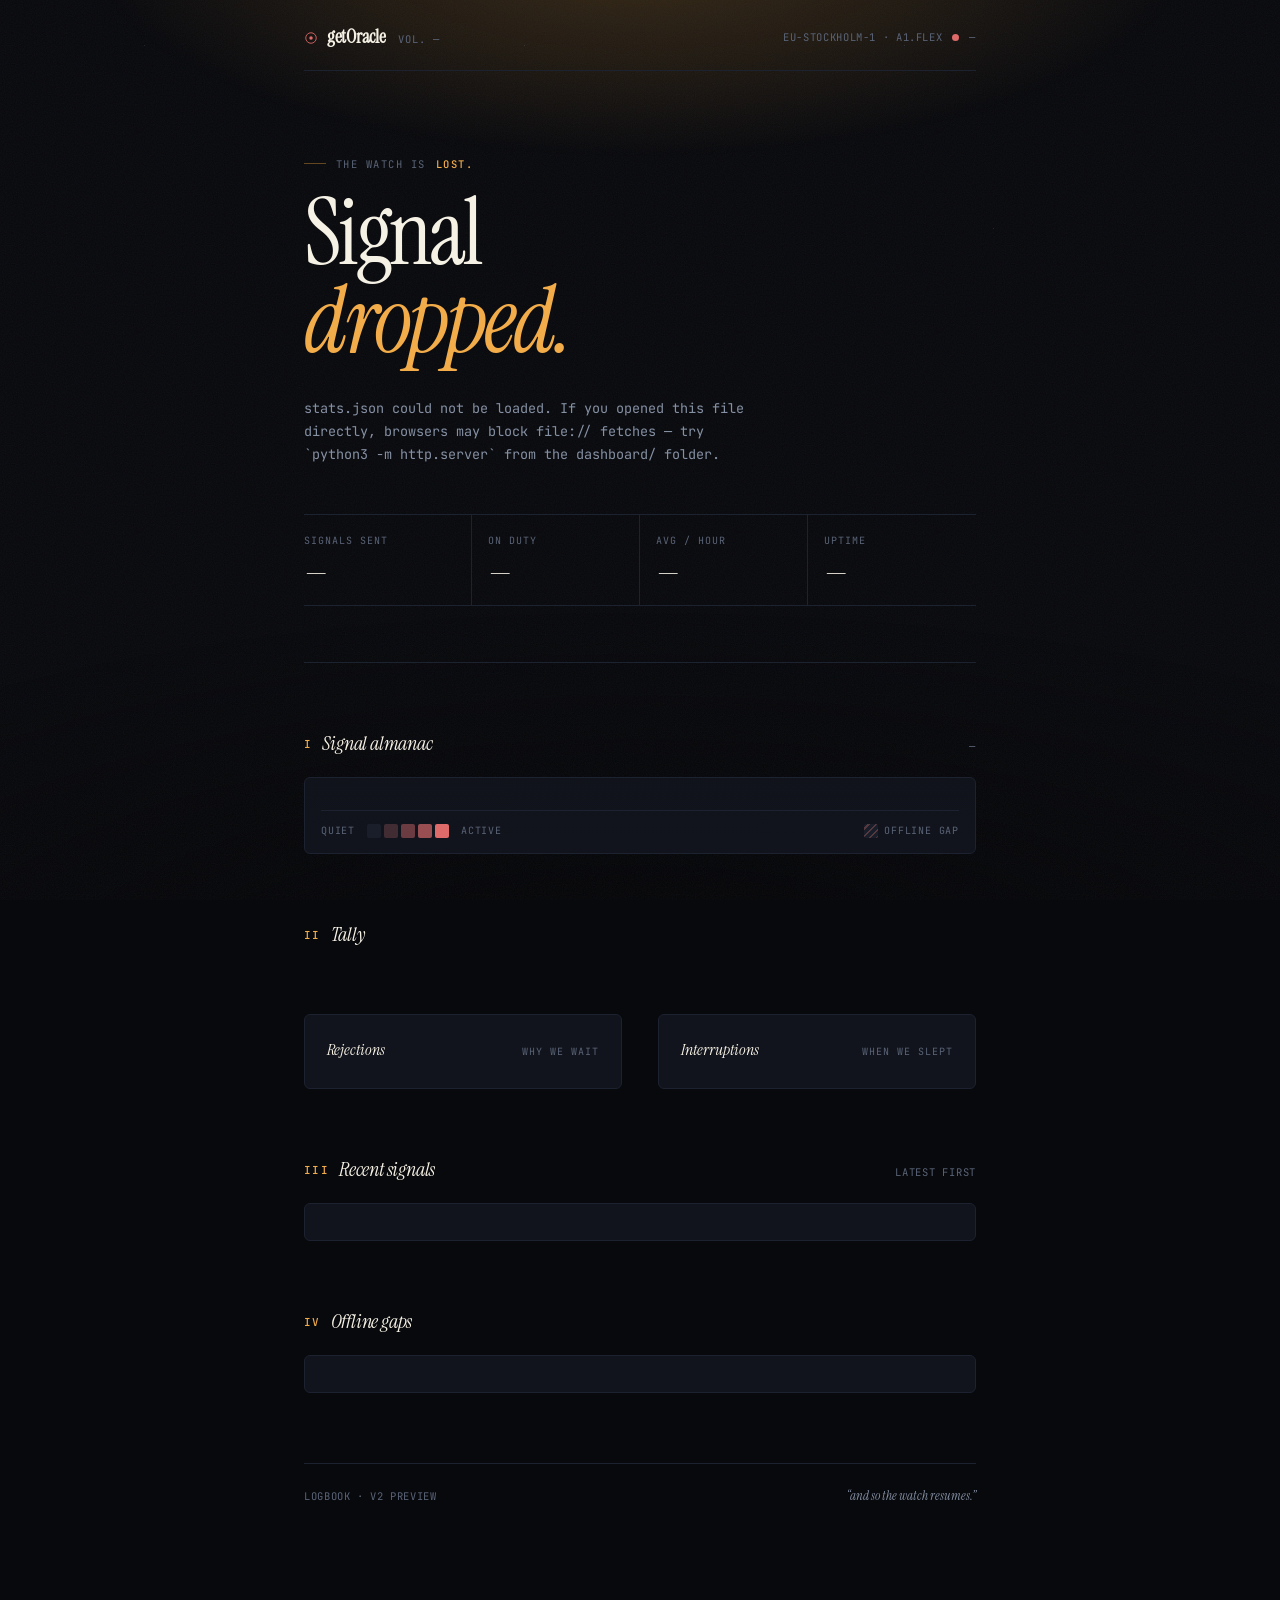
<file: dashboard/mockups/1c-instrument.html>
<!DOCTYPE html>
<html lang="en">
<head>
  <meta charset="UTF-8">
  <meta name="viewport" content="width=device-width, initial-scale=1.0, viewport-fit=cover">
  <title>getOracle — Almanac · Instrument Serif</title>
  <meta name="theme-color" content="#08090d">
  <link rel="icon" href="data:image/svg+xml,%3Csvg%20xmlns='http://www.w3.org/2000/svg'%20viewBox='0%200%2032%2032'%3E%3Ccircle%20cx='16'%20cy='16'%20r='11'%20fill='none'%20stroke='%23f0a23c'%20stroke-width='2.5'/%3E%3Ccircle%20cx='16'%20cy='16'%20r='4'%20fill='%23f0a23c'/%3E%3C/svg%3E">
  <link rel="preconnect" href="https://fonts.googleapis.com">
  <link rel="preconnect" href="https://fonts.gstatic.com" crossorigin>
  <link href="https://fonts.googleapis.com/css2?family=Instrument+Serif:ital,wght@0,400;1,400&family=JetBrains+Mono:wght@400;500;600&display=swap" rel="stylesheet">
  <style>
    /* getOracle v2 — "Field journal" preview.
       A more editorial take: serif display + mono data, calendar heatmap
       in place of the 124-bar timeline (so the chart survives a 320px
       screen), single-column rhythm that scales to a 720px reading
       width on desktop. The state-driven --signal var still re-themes
       the whole page on capacity / error states. */

    :root {
      --ink:        #08090d;
      --ink-2:      #0c0e14;
      --panel:      #11141c;
      --panel-2:    #161a23;
      --rule:       #1d2230;
      --rule-2:     #2a3142;
      --dim:        #5a6477;
      --muted:      #8590a3;
      --text:       #cfd6e2;
      --bright:     #f6f1e5;
      --paper:      #e9e0cf;

      --signal:      #f3a83e;
      --signal-ink:  color-mix(in srgb, var(--signal) 92%, var(--paper));
      --signal-soft: color-mix(in srgb, var(--signal) 14%, transparent);
      --signal-line: color-mix(in srgb, var(--signal) 38%, transparent);
      --signal-glow: color-mix(in srgb, var(--signal) 22%, transparent);

      --reject:    #e07a6d;
      --cool:      #6c8db5;

      --serif: 'Instrument Serif', 'Iowan Old Style', 'Charter', Georgia, serif;
      --mono:  'JetBrains Mono', ui-monospace, SFMono-Regular, Menlo, monospace;

      --radius: 6px;
      --gutter: clamp(20px, 5vw, 44px);
    }

    body.state-created { --signal: #5fd28e; }
    body.state-error   { --signal: #df6a6a; }

    * { box-sizing: border-box; margin: 0; padding: 0; }
    html { -webkit-text-size-adjust: 100%; }

    body {
      background: var(--ink);
      color: var(--text);
      font-family: var(--mono);
      font-size: 14.5px;
      line-height: 1.6;
      -webkit-font-smoothing: antialiased;
      min-height: 100vh;
      position: relative;
      overflow-x: hidden;
    }

    /* ───── atmosphere ──────────────────────────────────────────────── */

    /* a paper-faint grid + a star-field of single pixels.
       both anchored, both masked toward the top where the eye lives. */
    body::before {
      content: "";
      position: fixed; inset: 0;
      z-index: -2;
      pointer-events: none;
      background:
        radial-gradient(70% 38% at 50% -6%, var(--signal-glow) 0%, transparent 62%),
        radial-gradient(120% 60% at 50% 110%, color-mix(in srgb, var(--ink) 60%, #000) 0%, transparent 70%);
      transition: background 700ms ease;
    }

    body::after {
      content: "";
      position: fixed; inset: 0;
      z-index: -2;
      pointer-events: none;
      background-image:
        radial-gradient(1px 1px at 10% 18%, #6e7790 50%, transparent 51%),
        radial-gradient(1px 1px at 80% 8%,  #4a526a 50%, transparent 51%),
        radial-gradient(1px 1px at 23% 70%, #3a4156 50%, transparent 51%),
        radial-gradient(1px 1px at 91% 44%, #6e7790 50%, transparent 51%),
        radial-gradient(1px 1px at 55% 30%, #3a4156 50%, transparent 51%),
        radial-gradient(1px 1px at 68% 88%, #4a526a 50%, transparent 51%),
        radial-gradient(1px 1px at 38% 12%, #4a526a 50%, transparent 51%),
        radial-gradient(1px 1px at 5% 60%,  #3a4156 50%, transparent 51%);
      background-size: 320px 320px, 460px 460px, 400px 400px, 520px 520px, 360px 360px, 440px 440px, 380px 380px, 500px 500px;
      opacity: .55;
      -webkit-mask-image: radial-gradient(120% 70% at 50% 0%, #000 0%, transparent 78%);
              mask-image: radial-gradient(120% 70% at 50% 0%, #000 0%, transparent 78%);
    }

    .grain {
      position: fixed; inset: 0;
      z-index: -1;
      pointer-events: none;
      opacity: 0.05;
      background-image: url("data:image/svg+xml,%3Csvg xmlns='http://www.w3.org/2000/svg' width='200' height='200'%3E%3Cfilter id='n'%3E%3CfeTurbulence type='fractalNoise' baseFrequency='.9' numOctaves='2' stitchTiles='stitch'/%3E%3C/filter%3E%3Crect width='100%25' height='100%25' filter='url(%23n)'/%3E%3C/svg%3E");
    }

    /* ───── frame ───────────────────────────────────────────────────── */

    main {
      max-width: 760px;
      margin: 0 auto;
      padding: 0 var(--gutter) clamp(60px, 12vw, 110px);
    }

    /* ───── masthead ────────────────────────────────────────────────── */

    .masthead {
      display: flex;
      align-items: center;
      justify-content: space-between;
      gap: 12px;
      padding: 22px 0 18px;
      border-bottom: 1px solid var(--rule);
    }

    .mark {
      display: flex;
      align-items: baseline;
      gap: 9px;
    }
    .mark svg {
      width: 14px; height: 14px;
      transform: translateY(2px);
    }
    .mark .name {
      font-family: var(--serif);
      font-size: 19px;
      font-weight: 600;
      letter-spacing: -0.015em;
      color: var(--bright);
    }
    .mark .vol {
      font-family: var(--mono);
      font-size: 10.5px;
      letter-spacing: 0.08em;
      text-transform: uppercase;
      color: var(--dim);
      margin-left: 4px;
    }

    .meta {
      display: flex;
      align-items: center;
      gap: 10px;
      font-size: 10.5px;
      letter-spacing: 0.06em;
      text-transform: uppercase;
      color: var(--dim);
      text-align: right;
    }
    .meta .dot {
      width: 7px; height: 7px;
      border-radius: 50%;
      background: var(--signal);
      box-shadow: 0 0 0 0 var(--signal-glow);
      animation: pulse 2.6s ease-out infinite;
      flex: none;
    }
    @keyframes pulse {
      0%   { box-shadow: 0 0 0 0 color-mix(in srgb, var(--signal) 50%, transparent); }
      70%  { box-shadow: 0 0 0 11px transparent; }
      100% { box-shadow: 0 0 0 0 transparent; }
    }

    /* ───── hero ────────────────────────────────────────────────────── */

    .hero {
      padding: clamp(40px, 9vw, 76px) 0 clamp(36px, 8vw, 56px);
      border-bottom: 1px solid var(--rule);
    }

    .eyebrow {
      display: inline-flex;
      align-items: center;
      gap: 10px;
      font-size: 10.5px;
      letter-spacing: 0.14em;
      text-transform: uppercase;
      color: var(--dim);
    }
    .eyebrow .pip {
      width: 22px; height: 1px;
      background: var(--signal-line);
    }
    .eyebrow .now {
      color: var(--signal-ink);
      font-weight: 500;
    }

    .hero-title {
      margin-top: 18px;
      font-family: var(--serif);
      font-weight: 400;
      font-size: clamp(46px, 11vw, 92px);
      line-height: 0.95;
      letter-spacing: -0.035em;
      color: var(--bright);
    }
    .hero-title .accent {
      font-style: italic;
      font-weight: 400;
      color: var(--signal-ink);
    }

    .hero-lede {
      margin-top: clamp(22px, 4vw, 32px);
      max-width: 56ch;
      font-family: var(--mono);
      font-size: 13.5px;
      line-height: 1.7;
      color: var(--muted);
    }
    .hero-lede strong {
      color: var(--text);
      font-weight: 500;
    }

    /* a 4-up editorial stat row that reflows to 2-up on mobile */
    .stats-row {
      margin-top: clamp(32px, 6vw, 48px);
      display: grid;
      grid-template-columns: repeat(4, 1fr);
      gap: 0;
      border-top: 1px solid var(--rule);
      border-bottom: 1px solid var(--rule);
    }
    .stat {
      padding: 18px 16px 16px 0;
      border-right: 1px solid var(--rule);
    }
    .stat:nth-child(4n) { border-right: none; }
    .stat:not(:first-child) { padding-left: 16px; }

    .stat dt {
      font-family: var(--mono);
      font-size: 10px;
      letter-spacing: 0.1em;
      text-transform: uppercase;
      color: var(--dim);
    }
    .stat dd {
      margin-top: 6px;
      font-family: var(--serif);
      font-size: clamp(24px, 4.6vw, 34px);
      font-weight: 500;
      line-height: 1;
      letter-spacing: -0.015em;
      color: var(--bright);
      font-variant-numeric: tabular-nums;
    }
    .stat dd .unit {
      font-family: var(--mono);
      font-size: 11px;
      font-weight: 400;
      letter-spacing: 0.04em;
      color: var(--dim);
      margin-left: 3px;
    }

    /* ───── section heads ───────────────────────────────────────────── */

    section.block { margin-top: clamp(40px, 7vw, 64px); }

    .section-head {
      display: flex;
      align-items: baseline;
      justify-content: space-between;
      gap: 14px;
      margin-bottom: 18px;
    }
    .section-head h2 {
      font-family: var(--serif);
      font-style: italic;
      font-weight: 500;
      font-size: 20px;
      letter-spacing: -0.01em;
      color: var(--bright);
    }
    .section-head h2 .num {
      font-style: normal;
      font-family: var(--mono);
      font-size: 11px;
      font-weight: 500;
      letter-spacing: 0.12em;
      text-transform: uppercase;
      color: var(--signal-ink);
      margin-right: 10px;
      vertical-align: 2px;
    }
    .section-note {
      font-family: var(--mono);
      font-size: 10.5px;
      letter-spacing: 0.07em;
      text-transform: uppercase;
      color: var(--dim);
    }

    /* ───── heatmap ─────────────────────────────────────────────────── */

    .heatmap-wrap {
      padding: 18px 16px 14px;
      background:
        linear-gradient(180deg, color-mix(in srgb, var(--panel) 96%, transparent) 0%, var(--panel) 100%);
      border: 1px solid var(--rule);
      border-radius: var(--radius);
    }

    .heatmap {
      display: grid;
      grid-template-columns: 38px repeat(24, minmax(0, 1fr));
      gap: 3px;
      align-items: center;
    }

    .hm-hdr {
      font-family: var(--mono);
      font-size: 9.5px;
      letter-spacing: 0.04em;
      color: var(--dim);
      text-align: center;
      padding: 0 0 6px;
    }
    .hm-hdr.day {
      text-align: left;
      padding-left: 0;
    }
    .hm-row-label {
      font-family: var(--mono);
      font-size: 10.5px;
      letter-spacing: 0.04em;
      color: var(--muted);
      padding-right: 8px;
    }
    .hm-row-label .dow {
      color: var(--dim);
      font-size: 9.5px;
      letter-spacing: 0.06em;
      text-transform: uppercase;
      margin-left: 6px;
    }

    .hm-cell {
      position: relative;
      aspect-ratio: 1 / 1;
      border-radius: 2px;
      background: color-mix(in srgb, var(--rule) 75%, transparent);
      transition: filter 120ms ease, transform 120ms ease;
    }
    .hm-cell.lvl-1 { background: color-mix(in srgb, var(--signal) 22%, var(--panel-2)); }
    .hm-cell.lvl-2 { background: color-mix(in srgb, var(--signal) 42%, var(--panel-2)); }
    .hm-cell.lvl-3 { background: color-mix(in srgb, var(--signal) 65%, var(--panel-2)); }
    .hm-cell.lvl-4 { background: var(--signal); box-shadow: 0 0 8px var(--signal-soft); }
    .hm-cell.gap   {
      background:
        repeating-linear-gradient(-45deg,
          color-mix(in srgb, var(--reject) 22%, transparent) 0 2px,
          transparent 2px 5px),
        color-mix(in srgb, var(--rule) 75%, transparent);
    }
    .hm-cell.future { background: transparent; }
    .hm-cell.now {
      outline: 1px solid var(--signal-ink);
      outline-offset: 1px;
    }
    .hm-cell:hover { filter: brightness(1.25); transform: scale(1.15); z-index: 2; }

    /* tooltip on hover (CSS-only) */
    .hm-cell[data-label]:hover::after {
      content: attr(data-label);
      position: absolute;
      bottom: calc(100% + 6px);
      left: 50%;
      transform: translateX(-50%);
      white-space: nowrap;
      padding: 4px 8px;
      font-family: var(--mono);
      font-size: 10.5px;
      color: var(--bright);
      background: var(--panel-2);
      border: 1px solid var(--rule-2);
      border-radius: 3px;
      box-shadow: 0 6px 18px #0009;
      pointer-events: none;
      z-index: 10;
    }

    .heatmap-legend {
      display: flex;
      align-items: center;
      gap: 8px;
      margin-top: 14px;
      padding-top: 12px;
      border-top: 1px solid var(--rule);
      font-family: var(--mono);
      font-size: 10px;
      letter-spacing: 0.08em;
      text-transform: uppercase;
      color: var(--dim);
    }
    .heatmap-legend .swatches {
      display: flex;
      gap: 3px;
      margin: 0 4px;
    }
    .heatmap-legend .sw {
      width: 14px; height: 14px;
      border-radius: 2px;
      background: color-mix(in srgb, var(--rule) 75%, transparent);
    }
    .heatmap-legend .sw.l1 { background: color-mix(in srgb, var(--signal) 22%, var(--panel-2)); }
    .heatmap-legend .sw.l2 { background: color-mix(in srgb, var(--signal) 42%, var(--panel-2)); }
    .heatmap-legend .sw.l3 { background: color-mix(in srgb, var(--signal) 65%, var(--panel-2)); }
    .heatmap-legend .sw.l4 { background: var(--signal); }
    .heatmap-legend .gap-key {
      margin-left: auto;
      display: inline-flex;
      align-items: center;
      gap: 6px;
    }
    .heatmap-legend .gap-key .sw {
      background:
        repeating-linear-gradient(-45deg,
          color-mix(in srgb, var(--reject) 30%, transparent) 0 2px,
          transparent 2px 5px),
        color-mix(in srgb, var(--rule) 75%, transparent);
    }

    /* ───── grid-two (rejections + interruptions) ───────────────────── */

    .grid-two {
      display: grid;
      grid-template-columns: 1fr 1fr;
      gap: clamp(24px, 4vw, 36px);
      margin-top: clamp(40px, 7vw, 64px);
    }
    .grid-two > .panel { margin-top: 0; }

    .panel {
      padding: 22px 22px 14px;
      background: var(--panel);
      border: 1px solid var(--rule);
      border-radius: var(--radius);
    }
    .panel-head {
      display: flex;
      align-items: baseline;
      justify-content: space-between;
      gap: 10px;
      margin-bottom: 12px;
    }
    .panel-head h3 {
      font-family: var(--serif);
      font-style: italic;
      font-weight: 500;
      font-size: 16px;
      color: var(--bright);
    }
    .panel-head .kicker {
      font-family: var(--mono);
      font-size: 10px;
      letter-spacing: 0.1em;
      text-transform: uppercase;
      color: var(--dim);
    }

    .kv {
      list-style: none;
    }
    .kv li {
      display: flex;
      align-items: baseline;
      gap: 10px;
      padding: 11px 0;
      border-bottom: 1px dashed var(--rule);
    }
    .kv li:last-child { border-bottom: none; }
    .kv .k {
      font-family: var(--mono);
      font-size: 10.5px;
      letter-spacing: 0.07em;
      text-transform: uppercase;
      color: var(--dim);
      flex: 1;
    }
    .kv .v {
      font-family: var(--serif);
      font-size: 22px;
      font-weight: 500;
      line-height: 1;
      color: var(--bright);
      font-variant-numeric: tabular-nums;
    }
    .kv .v .unit {
      font-family: var(--mono);
      font-size: 11px;
      font-weight: 400;
      color: var(--dim);
      margin-left: 3px;
    }
    .kv .code {
      flex: none;
      font-family: var(--mono);
      font-size: 10px;
      font-weight: 500;
      letter-spacing: 0.04em;
      padding: 2px 6px;
      border-radius: 3px;
      border: 1px solid currentColor;
    }
    .kv .code.c429 { color: var(--signal); }
    .kv .code.c500 { color: var(--reject); }

    /* ───── log + gaps ──────────────────────────────────────────────── */

    .log, .gaps {
      list-style: none;
    }

    .log li, .gaps li {
      display: grid;
      grid-template-columns: auto auto 1fr auto;
      align-items: baseline;
      column-gap: 12px;
      row-gap: 2px;
      padding: 10px 0;
      border-bottom: 1px solid var(--rule);
      font-size: 12.5px;
    }
    .log li:last-child, .gaps li:last-child { border-bottom: none; }
    .log li.empty, .gaps li.empty {
      color: var(--dim);
      border-bottom: none;
      display: block;
      padding: 14px 0;
    }

    .ts { color: var(--dim); font-family: var(--mono); }
    .chip {
      font-family: var(--mono);
      font-size: 10px;
      font-weight: 500;
      letter-spacing: 0.04em;
      padding: 1px 6px;
      border-radius: 3px;
      border: 1px solid currentColor;
    }
    .chip-429 { color: var(--signal); }
    .chip-500 { color: var(--reject); }
    .chip-other { color: var(--dim); }
    .msg { color: var(--muted); overflow-wrap: anywhere; }

    .gap-arrow { color: var(--rule-2); }
    .gap-route { color: var(--text); }
    .gap-dur {
      color: var(--reject);
      font-family: var(--mono);
      font-size: 11.5px;
      letter-spacing: 0.03em;
    }

    /* ───── footer rule ─────────────────────────────────────────────── */

    .colophon {
      margin-top: clamp(46px, 8vw, 70px);
      padding-top: 22px;
      border-top: 1px solid var(--rule);
      display: flex;
      align-items: baseline;
      justify-content: space-between;
      gap: 12px;
      font-family: var(--mono);
      font-size: 10.5px;
      letter-spacing: 0.06em;
      text-transform: uppercase;
      color: var(--dim);
    }
    .colophon em {
      font-family: var(--serif);
      font-style: italic;
      font-weight: 400;
      text-transform: none;
      letter-spacing: 0;
      color: var(--muted);
      font-size: 13px;
    }

    /* ───── load-in stagger ─────────────────────────────────────────── */

    .masthead, .hero, .block, .colophon {
      animation: rise 620ms cubic-bezier(.2,.7,.2,1) backwards;
    }
    .hero        { animation-delay: 80ms; }
    .block:nth-of-type(1) { animation-delay: 160ms; }
    .block:nth-of-type(2) { animation-delay: 220ms; }
    .block:nth-of-type(3) { animation-delay: 280ms; }
    .block:nth-of-type(4) { animation-delay: 320ms; }
    .colophon    { animation-delay: 360ms; }

    @keyframes rise {
      from { opacity: 0; transform: translateY(14px); }
      to   { opacity: 1; transform: translateY(0); }
    }

    /* ───── mobile ──────────────────────────────────────────────────── */

    @media (max-width: 640px) {
      .masthead {
        flex-direction: column;
        align-items: flex-start;
        gap: 10px;
      }
      .meta { text-align: left; flex-wrap: wrap; }

      .stats-row { grid-template-columns: 1fr 1fr; }
      .stat { border-right: 1px solid var(--rule); border-bottom: 1px solid var(--rule); }
      .stat:nth-child(2n) { border-right: none; }
      .stat:nth-last-child(-n+2) { border-bottom: none; }

      .grid-two { grid-template-columns: 1fr; gap: 20px; }

      .heatmap { grid-template-columns: 28px repeat(24, minmax(0, 1fr)); gap: 2px; }
      .hm-row-label { font-size: 9.5px; padding-right: 5px; }
      .hm-row-label .dow { display: none; }
      .hm-hdr { font-size: 8.5px; }
      /* show every 3rd hour label on mobile */
      .hm-hdr.h-1, .hm-hdr.h-2, .hm-hdr.h-4, .hm-hdr.h-5,
      .hm-hdr.h-7, .hm-hdr.h-8, .hm-hdr.h-10, .hm-hdr.h-11,
      .hm-hdr.h-13, .hm-hdr.h-14, .hm-hdr.h-16, .hm-hdr.h-17,
      .hm-hdr.h-19, .hm-hdr.h-20, .hm-hdr.h-22, .hm-hdr.h-23 {
        visibility: hidden;
      }

      .log li, .gaps li {
        grid-template-columns: auto 1fr;
        column-gap: 10px;
      }
      .log li .chip { grid-row: 1; grid-column: 2 / 3; justify-self: end; }
      .log li .ts { grid-row: 1; grid-column: 1 / 2; }
      .log li .msg { grid-row: 2; grid-column: 1 / 3; font-size: 12px; }

      .gaps li .gap-arrow { display: none; }
      .gaps li .ts  { grid-row: 1; grid-column: 1 / 2; }
      .gaps li .gap-dur { grid-row: 1; grid-column: 2 / 3; justify-self: end; }
      .gaps li .gap-route { grid-row: 2; grid-column: 1 / 3; color: var(--muted); font-size: 12px; }
    }

    @media (prefers-reduced-motion: reduce) {
      *, *::before, *::after {
        animation-duration: 0.001ms !important;
        animation-iteration-count: 1 !important;
        transition-duration: 0.001ms !important;
      }
    }
  </style>
</head>
<body class="state-hunting">
  <div class="grain" aria-hidden="true"></div>

  <main>
    <header class="masthead">
      <div class="mark">
        <svg viewBox="0 0 32 32" aria-hidden="true">
          <circle cx="16" cy="16" r="12" fill="none" stroke="var(--signal)" stroke-width="2"/>
          <circle cx="16" cy="16" r="4"  fill="var(--signal)"/>
        </svg>
        <span class="name">getOracle</span>
        <span class="vol" id="vol">Vol. —</span>
      </div>
      <div class="meta">
        <span>eu-stockholm-1 · A1.Flex</span>
        <span class="dot" aria-hidden="true"></span>
        <span id="updated">—</span>
      </div>
    </header>

    <section class="hero">
      <div class="eyebrow">
        <span class="pip" aria-hidden="true"></span>
        <span>The watch is</span>
        <span class="now" id="eyebrow-state">listening…</span>
      </div>

      <h1 class="hero-title">
        <span id="hero-day">Day —</span>
        <br>
        <span class="accent">of the watch.</span>
      </h1>

      <p class="hero-lede" id="hero-lede">
        Reading the signal log…
      </p>

      <dl class="stats-row">
        <div class="stat">
          <dt>Signals sent</dt>
          <dd id="stat-attempts">—</dd>
        </div>
        <div class="stat">
          <dt>On duty</dt>
          <dd id="stat-watch">—</dd>
        </div>
        <div class="stat">
          <dt>Avg / hour</dt>
          <dd id="stat-rate">—</dd>
        </div>
        <div class="stat">
          <dt>Uptime</dt>
          <dd id="stat-uptime">—</dd>
        </div>
      </dl>
    </section>

    <section class="block">
      <div class="section-head">
        <h2><span class="num">I</span>Signal almanac</h2>
        <span class="section-note" id="heatmap-note">—</span>
      </div>
      <div class="heatmap-wrap">
        <div class="heatmap" id="heatmap" role="img" aria-label="Hourly attempt heatmap"></div>
        <div class="heatmap-legend">
          <span>quiet</span>
          <span class="swatches">
            <span class="sw"></span>
            <span class="sw l1"></span>
            <span class="sw l2"></span>
            <span class="sw l3"></span>
            <span class="sw l4"></span>
          </span>
          <span>active</span>
          <span class="gap-key">
            <span class="sw"></span>
            <span>offline gap</span>
          </span>
        </div>
      </div>
    </section>

    <section class="block">
      <div class="section-head">
        <h2><span class="num">II</span>Tally</h2>
      </div>
      <div class="grid-two">
        <article class="panel">
          <div class="panel-head"><h3>Rejections</h3><span class="kicker">why we wait</span></div>
          <ul class="kv" id="rejections"></ul>
        </article>
        <article class="panel">
          <div class="panel-head"><h3>Interruptions</h3><span class="kicker">when we slept</span></div>
          <ul class="kv" id="interruptions"></ul>
        </article>
      </div>
    </section>

    <section class="block">
      <div class="section-head">
        <h2><span class="num">III</span>Recent signals</h2>
        <span class="section-note">latest first</span>
      </div>
      <div class="panel">
        <ul class="log" id="log-tail"></ul>
      </div>
    </section>

    <section class="block">
      <div class="section-head">
        <h2><span class="num">IV</span>Offline gaps</h2>
      </div>
      <div class="panel">
        <ul class="gaps" id="gaps"></ul>
      </div>
    </section>

    <div class="colophon">
      <span>logbook · v2 preview</span>
      <em>“and so the watch resumes.”</em>
    </div>
  </main>

  <script>
    "use strict";

    /* preview build of the getOracle dashboard. fetches the live stats.json
       (absolute URL when opened from file://) so the file works whether you
       open it in-place or behind a local http server. */

    const STATS_URL = 'https://asracwl.github.io/getOracle/stats.json';

    const REDUCED = window.matchMedia('(prefers-reduced-motion: reduce)').matches;

    /* ── helpers ─────────────────────────────────────────────────── */

    function parseUTC(s) {
      if (!s) return null;
      const stamp = s.replace(' ', 'T');
      const d = new Date(/[zZ]|[+-]\d{2}:?\d{2}$/.test(stamp) ? stamp : stamp + 'Z');
      return isNaN(d) ? null : d;
    }
    const fmtDate  = d => d.toLocaleDateString('en-US', { month: 'short', day: 'numeric' });
    const fmtClock = d => d.toLocaleTimeString('en-US', { hour: '2-digit', minute: '2-digit', hour12: false });
    const fmtStamp = d => d ? `${fmtDate(d)}, ${fmtClock(d)}` : '—';
    const fmtDow   = d => d.toLocaleDateString('en-US', { weekday: 'short' });

    function fmtDuration(seconds) {
      if (!seconds || seconds < 0) return '0m';
      const h = Math.floor(seconds / 3600);
      const m = Math.floor((seconds % 3600) / 60);
      return h > 0 ? `${h}h ${m}m` : `${m}m`;
    }

    function relTime(d) {
      if (!d) return '—';
      const s = Math.max(0, Math.floor((Date.now() - d.getTime()) / 1000));
      if (s < 60) return `${s}s ago`;
      const m = Math.floor(s / 60);
      if (m < 60) return `${m}m ago`;
      const h = Math.floor(m / 60);
      return `${h}h ${m % 60}m ago`;
    }

    function ordinal(n) {
      const words = ['zero','one','two','three','four','five','six','seven','eight','nine','ten',
                     'eleven','twelve','thirteen','fourteen','fifteen','sixteen','seventeen',
                     'eighteen','nineteen','twenty'];
      return words[n] || String(n);
    }

    function el(tag, className, text) {
      const node = document.createElement(tag);
      if (className) node.className = className;
      if (text !== undefined) node.textContent = text;
      return node;
    }

    function countUp(node, target, format) {
      if (REDUCED || !(target > 0)) { node.innerHTML = format(target); return; }
      const dur = 900;
      const start = performance.now();
      (function frame(now) {
        const t = Math.min(1, (now - start) / dur);
        const eased = 1 - Math.pow(1 - t, 3);
        node.innerHTML = format(target * eased);
        if (t < 1) requestAnimationFrame(frame);
      })(performance.now());
    }

    /* ── hero ────────────────────────────────────────────────────── */

    let lastAttemptDate = null;

    function renderHero(stats) {
      const created = stats.status === 'instance_created';
      document.body.className = created ? 'state-created' : 'state-hunting';

      const eyebrow = document.getElementById('eyebrow-state');
      const dayWord = document.getElementById('hero-day');
      const lede    = document.getElementById('hero-lede');

      const watchDays = Math.max(1, Math.ceil(stats.hunting_duration_seconds / 86400));

      if (created) {
        eyebrow.textContent = 'over.';
        dayWord.textContent = 'Capacity';
        document.querySelector('.hero-title .accent').textContent = 'acquired.';
        lede.innerHTML = 'An instance was provisioned. Check the <strong>INSTANCE_CREATED</strong> marker on the host for its public IP, then SSH in with your private key.';
      } else {
        eyebrow.textContent = 'listening…';
        const ord = ordinal(watchDays);
        dayWord.textContent = `Day ${ord.charAt(0).toUpperCase() + ord.slice(1)}`;
        lede.innerHTML = `No free ARM capacity in <strong>eu-stockholm-1</strong> yet. The watch retries on a 60-second cadence and stops the moment Oracle opens a slot.`;
      }

      const t = stats.totals;
      const attemptsEl = document.getElementById('stat-attempts');
      const watchEl    = document.getElementById('stat-watch');
      const rateEl     = document.getElementById('stat-rate');
      const uptimeEl   = document.getElementById('stat-uptime');

      countUp(attemptsEl, t.attempts, v => Math.round(v).toLocaleString());
      countUp(watchEl, stats.hunting_duration_seconds, v => {
        const h = Math.floor(v / 3600);
        const m = Math.floor((v % 3600) / 60);
        return `${h}<span class="unit">h</span> ${m}<span class="unit">m</span>`;
      });

      const perHour = stats.hunting_duration_seconds > 0
        ? Math.round(t.attempts / (stats.hunting_duration_seconds / 3600))
        : 0;
      countUp(rateEl, perHour, v => Math.round(v).toString());

      const total = stats.hunting_duration_seconds;
      const up = Math.max(0, total - (t.downtime_seconds || 0));
      const uptimePct = total > 0 ? (up / total) * 100 : 100;
      countUp(uptimeEl, uptimePct, v => `${v.toFixed(1)}<span class="unit">%</span>`);

      lastAttemptDate = parseUTC(stats.last_attempt);
      document.getElementById('vol').textContent = `Vol. ${toRoman(watchDays)}`;
    }

    function toRoman(num) {
      const map = [['X',10],['IX',9],['V',5],['IV',4],['I',1]];
      let s = '';
      for (const [r, v] of map) while (num >= v) { s += r; num -= v; }
      return s || 'I';
    }

    /* ── heatmap ─────────────────────────────────────────────────── */

    function renderHeatmap(stats) {
      const buckets = stats.timeline || [];
      const note = document.getElementById('heatmap-note');
      const grid = document.getElementById('heatmap');

      if (!buckets.length) {
        note.textContent = 'no signals yet';
        return;
      }

      // index buckets by ISO date string and hour
      const byKey = new Map();
      let peak = 0;
      for (const b of buckets) {
        byKey.set(b.hour, b.attempts);
        if (b.attempts > peak) peak = b.attempts;
      }

      // collect the unique day list, sorted oldest → newest
      const dayKeys = Array.from(new Set(buckets.map(b => b.hour.slice(0, 10)))).sort();
      // limit to the last 7 days for visual density
      const days = dayKeys.slice(-7);

      // gap windows for shading
      const gapWindows = (stats.gaps || [])
        .map(g => [parseUTC(g.from), parseUTC(g.to)])
        .filter(([a, b]) => a && b);

      // current hour boundary
      const now = parseUTC(stats.generated_at) || new Date();

      // header row: blank corner + 0..23
      grid.appendChild(el('div', 'hm-hdr day', ''));
      for (let h = 0; h < 24; h++) {
        const hdr = el('div', `hm-hdr h-${h}`, h.toString().padStart(2, '0'));
        grid.appendChild(hdr);
      }

      // one row per day
      for (const dayKey of days) {
        const dayDate = parseUTC(dayKey + 'T00:00:00');
        const label = el('div', 'hm-row-label');
        label.appendChild(document.createTextNode(fmtDate(dayDate)));
        const dow = el('span', 'dow', fmtDow(dayDate));
        label.appendChild(dow);
        grid.appendChild(label);

        for (let h = 0; h < 24; h++) {
          const hourKey = `${dayKey}T${h.toString().padStart(2, '0')}:00`;
          const attempts = byKey.has(hourKey) ? byKey.get(hourKey) : null;
          const hourStart = parseUTC(hourKey);
          const hourEnd = new Date(hourStart.getTime() + 3600 * 1000);

          const cell = el('div', 'hm-cell');

          // future hour
          if (hourStart > now) {
            cell.classList.add('future');
            grid.appendChild(cell);
            continue;
          }

          // gap overlap
          const inGap = gapWindows.some(([a, b]) => a < hourEnd && b > hourStart);
          if (inGap && (attempts == null || attempts < 5)) {
            cell.classList.add('gap');
          } else if (attempts != null) {
            // quantize to 4 levels relative to peak
            const ratio = peak > 0 ? attempts / peak : 0;
            let lvl = 0;
            if (ratio > 0.0)  lvl = 1;
            if (ratio > 0.25) lvl = 2;
            if (ratio > 0.5)  lvl = 3;
            if (ratio > 0.85) lvl = 4;
            if (lvl > 0) cell.classList.add(`lvl-${lvl}`);
          }

          // mark current hour
          if (now >= hourStart && now < hourEnd) cell.classList.add('now');

          const dispAttempts = attempts != null ? attempts : 0;
          cell.dataset.label = `${fmtDate(hourStart)} · ${h.toString().padStart(2, '0')}:00 — ${dispAttempts}${inGap ? ' (offline)' : ''}`;
          grid.appendChild(cell);
        }
      }

      note.textContent = `${days.length} days · peak ${peak}/hr`;
    }

    /* ── tally lists ─────────────────────────────────────────────── */

    function kvRow(key, value, opts = {}) {
      const li = document.createElement('li');
      const k = el('span', 'k', key);
      li.appendChild(k);
      if (opts.code) li.appendChild(el('span', `code c${opts.code}`, opts.code));
      const v = el('span', 'v');
      v.innerHTML = value;
      li.appendChild(v);
      return li;
    }

    function renderTally(stats) {
      const t = stats.totals;
      const rej = document.getElementById('rejections');
      rej.appendChild(kvRow('rate-limited', t.rate_limited_429.toLocaleString(), { code: '429' }));
      rej.appendChild(kvRow('out of capacity', t.out_of_capacity_500.toLocaleString(), { code: '500' }));
      if (t.other > 0) rej.appendChild(kvRow('other responses', t.other.toLocaleString()));

      const intr = document.getElementById('interruptions');
      intr.appendChild(kvRow('offline gaps', t.gaps.toLocaleString()));
      const downH = Math.floor(t.downtime_seconds / 3600);
      const downM = Math.floor((t.downtime_seconds % 3600) / 60);
      intr.appendChild(kvRow('total downtime', `${downH}<span class="unit">h</span> ${downM}<span class="unit">m</span>`));
      intr.appendChild(kvRow('connection resets', t.crashes.toLocaleString()));
    }

    /* ── log + gaps ──────────────────────────────────────────────── */

    const LOG_RE = /^(\d{4}-\d{2}-\d{2}) (\d{2}:\d{2}:\d{2})\s+(\d+)\s*(.*)$/;

    function renderLog(stats) {
      const container = document.getElementById('log-tail');
      if (!stats.log_tail.length) {
        container.appendChild(el('li', 'empty', 'no attempts logged yet'));
        return;
      }
      for (const line of stats.log_tail.slice().reverse()) {
        const li = document.createElement('li');
        const m = LOG_RE.exec(line);
        if (!m) {
          li.appendChild(el('span', 'msg', line));
          container.appendChild(li);
          continue;
        }
        const [, , clock, status, message] = m;
        const cls = status === '429' ? 'chip chip-429'
                  : status === '500' ? 'chip chip-500'
                  : 'chip chip-other';
        li.appendChild(el('span', 'ts', clock));
        li.appendChild(el('span', cls, status));
        li.appendChild(el('span', 'msg', message || '—'));
        container.appendChild(li);
      }
    }

    function renderGaps(stats) {
      const container = document.getElementById('gaps');
      if (!stats.gaps.length) {
        container.appendChild(el('li', 'empty', 'none — the watch has held steady'));
        return;
      }
      for (const gap of stats.gaps.slice().reverse()) {
        const from = parseUTC(gap.from);
        const to = parseUTC(gap.to);
        const li = document.createElement('li');
        li.appendChild(el('span', 'ts', from ? fmtStamp(from) : gap.from));
        li.appendChild(el('span', 'gap-arrow', '→'));
        const sameDay = from && to && from.toDateString() === to.toDateString();
        li.appendChild(el('span', 'gap-route',
          to ? (sameDay ? fmtClock(to) : fmtStamp(to)) : gap.to));
        li.appendChild(el('span', 'gap-dur', fmtDuration(gap.duration_seconds)));
        container.appendChild(li);
      }
    }

    /* ── boot ────────────────────────────────────────────────────── */

    async function main() {
      try {
        const res = await fetch(STATS_URL, { cache: 'no-store' });
        if (!res.ok) throw new Error(`HTTP ${res.status}`);
        const stats = await res.json();
        if (!stats || !stats.totals || !Array.isArray(stats.timeline) ||
            !Array.isArray(stats.gaps) || !Array.isArray(stats.log_tail)) {
          throw new Error('stats.json shape mismatch');
        }
        renderHero(stats);
        renderHeatmap(stats);
        renderTally(stats);
        renderLog(stats);
        renderGaps(stats);
        const gen = parseUTC(stats.generated_at);
        document.getElementById('updated').textContent =
          gen ? `updated ${fmtClock(gen)}` : 'updated —';
      } catch (err) {
        console.error('dashboard fetch failed:', err);
        document.body.className = 'state-error';
        document.getElementById('eyebrow-state').textContent = 'lost.';
        document.getElementById('hero-day').textContent = 'Signal';
        document.querySelector('.hero-title .accent').textContent = 'dropped.';
        document.getElementById('hero-lede').textContent =
          'stats.json could not be loaded. If you opened this file directly, browsers may block file:// fetches — try `python3 -m http.server` from the dashboard/ folder.';
      }
    }

    main();
  </script>
</body>
</html>
</file>
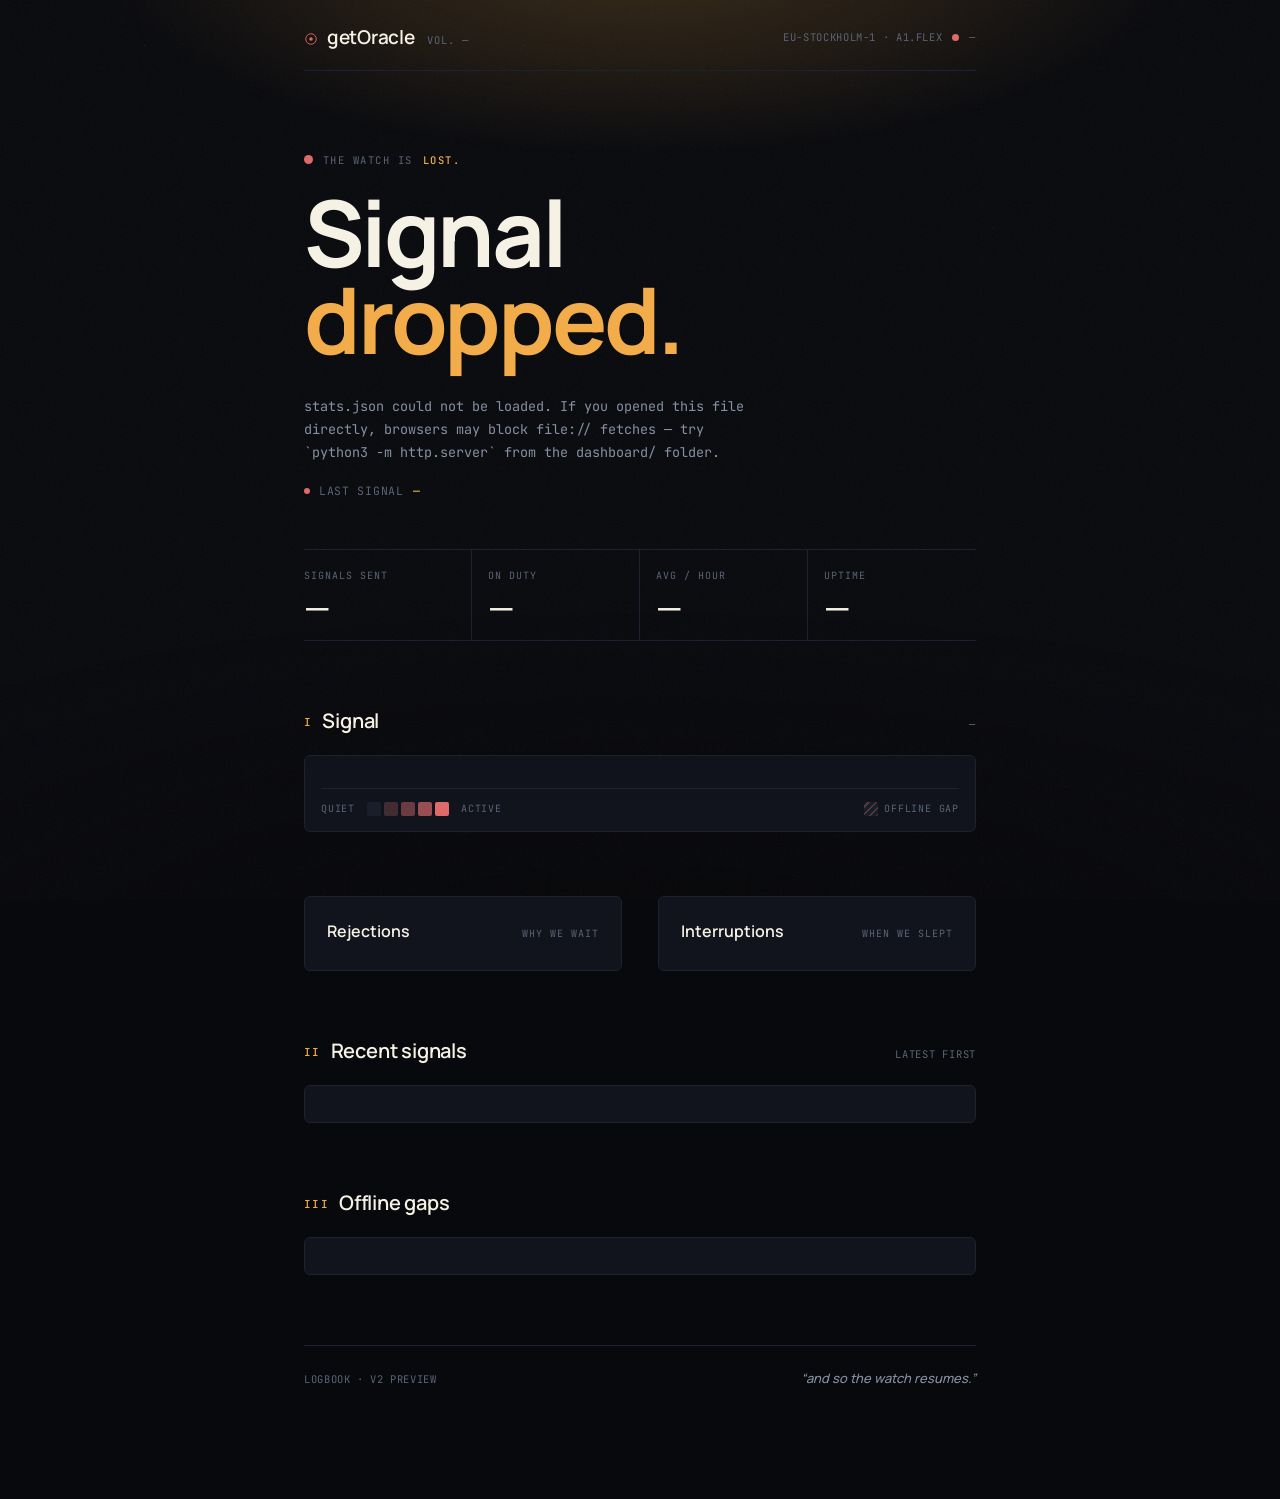
<file: dashboard/mockups/1d-manrope.html>
<!DOCTYPE html>
<html lang="en">
<head>
  <meta charset="UTF-8">
  <meta name="viewport" content="width=device-width, initial-scale=1.0, viewport-fit=cover">
  <title>getOracle — Almanac · Manrope</title>
  <meta name="theme-color" content="#08090d">
  <link rel="icon" href="data:image/svg+xml,%3Csvg%20xmlns='http://www.w3.org/2000/svg'%20viewBox='0%200%2032%2032'%3E%3Ccircle%20cx='16'%20cy='16'%20r='11'%20fill='none'%20stroke='%23f0a23c'%20stroke-width='2.5'/%3E%3Ccircle%20cx='16'%20cy='16'%20r='4'%20fill='%23f0a23c'/%3E%3C/svg%3E">
  <link rel="preconnect" href="https://fonts.googleapis.com">
  <link rel="preconnect" href="https://fonts.gstatic.com" crossorigin>
  <link href="https://fonts.googleapis.com/css2?family=Manrope:wght@400;500;600;700;800&family=JetBrains+Mono:wght@400;500;600&display=swap" rel="stylesheet">
  <style>
    /* getOracle v2 — "Field journal" preview.
       A more editorial take: serif display + mono data, calendar heatmap
       in place of the 124-bar timeline (so the chart survives a 320px
       screen), single-column rhythm that scales to a 720px reading
       width on desktop. The state-driven --signal var still re-themes
       the whole page on capacity / error states. */

    :root {
      --ink:        #08090d;
      --ink-2:      #0c0e14;
      --panel:      #11141c;
      --panel-2:    #161a23;
      --rule:       #1d2230;
      --rule-2:     #2a3142;
      --dim:        #5a6477;
      --muted:      #8590a3;
      --text:       #cfd6e2;
      --bright:     #f6f1e5;
      --paper:      #e9e0cf;

      --signal:      #f3a83e;
      --signal-ink:  color-mix(in srgb, var(--signal) 92%, var(--paper));
      --signal-soft: color-mix(in srgb, var(--signal) 14%, transparent);
      --signal-line: color-mix(in srgb, var(--signal) 38%, transparent);
      --signal-glow: color-mix(in srgb, var(--signal) 22%, transparent);

      --reject:    #e07a6d;
      --cool:      #6c8db5;

      --serif: 'Manrope', 'Inter', system-ui, sans-serif;
      --mono:  'JetBrains Mono', ui-monospace, SFMono-Regular, Menlo, monospace;

      --radius: 6px;
      --gutter: clamp(20px, 5vw, 44px);
    }

    body.state-created { --signal: #5fd28e; }
    body.state-error   { --signal: #df6a6a; }

    * { box-sizing: border-box; margin: 0; padding: 0; }
    html { -webkit-text-size-adjust: 100%; }

    body {
      background: var(--ink);
      color: var(--text);
      font-family: var(--mono);
      font-size: 14.5px;
      line-height: 1.6;
      -webkit-font-smoothing: antialiased;
      min-height: 100vh;
      position: relative;
      overflow-x: hidden;
    }

    /* ───── atmosphere ──────────────────────────────────────────────── */

    /* a paper-faint grid + a star-field of single pixels.
       both anchored, both masked toward the top where the eye lives. */
    body::before {
      content: "";
      position: fixed; inset: 0;
      z-index: -2;
      pointer-events: none;
      background:
        radial-gradient(70% 38% at 50% -6%, var(--signal-glow) 0%, transparent 62%),
        radial-gradient(120% 60% at 50% 110%, color-mix(in srgb, var(--ink) 60%, #000) 0%, transparent 70%);
      transition: background 700ms ease;
    }

    body::after {
      content: "";
      position: fixed; inset: 0;
      z-index: -2;
      pointer-events: none;
      background-image:
        radial-gradient(1px 1px at 10% 18%, #6e7790 50%, transparent 51%),
        radial-gradient(1px 1px at 80% 8%,  #4a526a 50%, transparent 51%),
        radial-gradient(1px 1px at 23% 70%, #3a4156 50%, transparent 51%),
        radial-gradient(1px 1px at 91% 44%, #6e7790 50%, transparent 51%),
        radial-gradient(1px 1px at 55% 30%, #3a4156 50%, transparent 51%),
        radial-gradient(1px 1px at 68% 88%, #4a526a 50%, transparent 51%),
        radial-gradient(1px 1px at 38% 12%, #4a526a 50%, transparent 51%),
        radial-gradient(1px 1px at 5% 60%,  #3a4156 50%, transparent 51%);
      background-size: 320px 320px, 460px 460px, 400px 400px, 520px 520px, 360px 360px, 440px 440px, 380px 380px, 500px 500px;
      opacity: .55;
      -webkit-mask-image: radial-gradient(120% 70% at 50% 0%, #000 0%, transparent 78%);
              mask-image: radial-gradient(120% 70% at 50% 0%, #000 0%, transparent 78%);
    }

    .grain {
      position: fixed; inset: 0;
      z-index: -1;
      pointer-events: none;
      opacity: 0.05;
      background-image: url("data:image/svg+xml,%3Csvg xmlns='http://www.w3.org/2000/svg' width='200' height='200'%3E%3Cfilter id='n'%3E%3CfeTurbulence type='fractalNoise' baseFrequency='.9' numOctaves='2' stitchTiles='stitch'/%3E%3C/filter%3E%3Crect width='100%25' height='100%25' filter='url(%23n)'/%3E%3C/svg%3E");
    }

    /* ───── frame ───────────────────────────────────────────────────── */

    main {
      max-width: 760px;
      margin: 0 auto;
      padding: 0 var(--gutter) clamp(60px, 12vw, 110px);
    }

    /* ───── masthead ────────────────────────────────────────────────── */

    .masthead {
      display: flex;
      align-items: center;
      justify-content: space-between;
      gap: 12px;
      padding: 22px 0 18px;
      border-bottom: 1px solid var(--rule);
    }

    .mark {
      display: flex;
      align-items: baseline;
      gap: 9px;
    }
    .mark svg {
      width: 14px; height: 14px;
      transform: translateY(2px);
    }
    .mark .name {
      font-family: var(--serif);
      font-size: 19px;
      font-weight: 600;
      letter-spacing: -0.015em;
      color: var(--bright);
    }
    .mark .vol {
      font-family: var(--mono);
      font-size: 10.5px;
      letter-spacing: 0.08em;
      text-transform: uppercase;
      color: var(--dim);
      margin-left: 4px;
    }

    .meta {
      display: flex;
      align-items: center;
      gap: 10px;
      font-size: 10.5px;
      letter-spacing: 0.06em;
      text-transform: uppercase;
      color: var(--dim);
      text-align: right;
    }
    .meta .dot {
      width: 7px; height: 7px;
      border-radius: 50%;
      background: var(--signal);
      box-shadow: 0 0 0 0 var(--signal-glow);
      animation: pulse 2.6s ease-out infinite;
      flex: none;
    }
    @keyframes pulse {
      0%   { box-shadow: 0 0 0 0 color-mix(in srgb, var(--signal) 50%, transparent); }
      70%  { box-shadow: 0 0 0 11px transparent; }
      100% { box-shadow: 0 0 0 0 transparent; }
    }

    /* ───── hero ────────────────────────────────────────────────────── */

    .hero {
      padding: clamp(40px, 9vw, 76px) 0 0;
    }

    .eyebrow {
      display: inline-flex;
      align-items: center;
      gap: 10px;
      font-size: 10.5px;
      letter-spacing: 0.14em;
      text-transform: uppercase;
      color: var(--dim);
    }
    .eyebrow .pip {
      width: 9px; height: 9px;
      border-radius: 50%;
      background: var(--signal);
      box-shadow: 0 0 0 0 var(--signal-glow);
      animation: pulse 2.6s ease-out infinite;
      flex: none;
    }
    .eyebrow .now {
      color: var(--signal-ink);
      font-weight: 500;
    }

    .hero-title {
      margin-top: 18px;
      font-family: var(--serif);
      font-weight: 700;
      font-size: clamp(46px, 11vw, 92px);
      line-height: 0.95;
      letter-spacing: -0.035em;
      color: var(--bright);
    }
    .hero-title .accent {
      font-weight: 700;
      color: var(--signal-ink);
    }

    .hero-lede {
      margin-top: clamp(22px, 4vw, 32px);
      max-width: 56ch;
      font-family: var(--mono);
      font-size: 13.5px;
      line-height: 1.7;
      color: var(--muted);
    }
    .hero-lede strong {
      color: var(--text);
      font-weight: 500;
    }

    .last-sig {
      margin-top: 18px;
      display: inline-flex;
      align-items: center;
      gap: 9px;
      font-family: var(--mono);
      font-size: 11.5px;
      letter-spacing: 0.06em;
      text-transform: uppercase;
      color: var(--dim-solid, var(--dim));
    }
    .last-sig .ping {
      width: 6px; height: 6px;
      border-radius: 50%;
      background: var(--signal);
      box-shadow: 0 0 0 0 var(--signal-glow);
      animation: pulse 2.6s ease-out infinite;
    }
    .last-sig b {
      color: var(--signal-ink);
      font-weight: 500;
      font-variant-numeric: tabular-nums;
    }

    /* a 4-up editorial stat row that reflows to 2-up on mobile */
    .stats-row {
      margin-top: clamp(32px, 6vw, 48px);
      display: grid;
      grid-template-columns: repeat(4, 1fr);
      gap: 0;
      border-top: 1px solid var(--rule);
      border-bottom: 1px solid var(--rule);
    }
    .stat {
      padding: 18px 16px 16px 0;
      border-right: 1px solid var(--rule);
    }
    .stat:nth-child(4n) { border-right: none; }
    .stat:not(:first-child) { padding-left: 16px; }

    .stat dt {
      font-family: var(--mono);
      font-size: 10px;
      letter-spacing: 0.1em;
      text-transform: uppercase;
      color: var(--dim);
    }
    .stat dd {
      margin-top: 6px;
      font-family: var(--serif);
      font-size: clamp(24px, 4.6vw, 34px);
      font-weight: 500;
      line-height: 1;
      letter-spacing: -0.015em;
      color: var(--bright);
      font-variant-numeric: tabular-nums;
    }
    .stat dd .unit {
      font-family: var(--mono);
      font-size: 11px;
      font-weight: 400;
      letter-spacing: 0.04em;
      color: var(--dim);
      margin-left: 3px;
    }

    /* ───── section heads ───────────────────────────────────────────── */

    section.block { margin-top: clamp(40px, 7vw, 64px); }

    .section-head {
      display: flex;
      align-items: baseline;
      justify-content: space-between;
      gap: 14px;
      margin-bottom: 18px;
    }
    .section-head h2 {
      font-family: var(--serif);
      font-weight: 600;
      font-size: 20px;
      letter-spacing: -0.01em;
      color: var(--bright);
    }
    .section-head h2 .num {
      font-style: normal;
      font-family: var(--mono);
      font-size: 11px;
      font-weight: 500;
      letter-spacing: 0.12em;
      text-transform: uppercase;
      color: var(--signal-ink);
      margin-right: 10px;
      vertical-align: 2px;
    }
    .section-note {
      font-family: var(--mono);
      font-size: 10.5px;
      letter-spacing: 0.07em;
      text-transform: uppercase;
      color: var(--dim);
    }

    /* ───── heatmap ─────────────────────────────────────────────────── */

    .heatmap-wrap {
      padding: 18px 16px 14px;
      background:
        linear-gradient(180deg, color-mix(in srgb, var(--panel) 96%, transparent) 0%, var(--panel) 100%);
      border: 1px solid var(--rule);
      border-radius: var(--radius);
    }

    .heatmap {
      display: grid;
      grid-template-columns: 38px repeat(24, minmax(0, 1fr));
      gap: 3px;
      align-items: center;
    }

    .hm-hdr {
      font-family: var(--mono);
      font-size: 9.5px;
      letter-spacing: 0.04em;
      color: var(--dim);
      text-align: center;
      padding: 0 0 6px;
    }
    .hm-hdr.day {
      text-align: left;
      padding-left: 0;
    }
    .hm-row-label {
      font-family: var(--mono);
      font-size: 10.5px;
      letter-spacing: 0.04em;
      color: var(--muted);
      padding-right: 8px;
    }
    .hm-row-label .dow {
      color: var(--dim);
      font-size: 9.5px;
      letter-spacing: 0.06em;
      text-transform: uppercase;
      margin-left: 6px;
    }

    .hm-cell {
      position: relative;
      aspect-ratio: 1 / 1;
      border-radius: 2px;
      background: color-mix(in srgb, var(--rule) 75%, transparent);
      transition: filter 120ms ease, transform 120ms ease;
    }
    .hm-cell.lvl-1 { background: color-mix(in srgb, var(--signal) 22%, var(--panel-2)); }
    .hm-cell.lvl-2 { background: color-mix(in srgb, var(--signal) 42%, var(--panel-2)); }
    .hm-cell.lvl-3 { background: color-mix(in srgb, var(--signal) 65%, var(--panel-2)); }
    .hm-cell.lvl-4 { background: var(--signal); box-shadow: 0 0 8px var(--signal-soft); }
    .hm-cell.gap   {
      background:
        repeating-linear-gradient(-45deg,
          color-mix(in srgb, var(--reject) 22%, transparent) 0 2px,
          transparent 2px 5px),
        color-mix(in srgb, var(--rule) 75%, transparent);
    }
    .hm-cell.future { background: transparent; }
    .hm-cell.now {
      outline: 1px solid var(--signal-ink);
      outline-offset: 1px;
    }
    .hm-cell:hover { filter: brightness(1.25); transform: scale(1.15); z-index: 2; }

    /* tooltip on hover (CSS-only) */
    .hm-cell[data-label]:hover::after {
      content: attr(data-label);
      position: absolute;
      bottom: calc(100% + 6px);
      left: 50%;
      transform: translateX(-50%);
      white-space: nowrap;
      padding: 4px 8px;
      font-family: var(--mono);
      font-size: 10.5px;
      color: var(--bright);
      background: var(--panel-2);
      border: 1px solid var(--rule-2);
      border-radius: 3px;
      box-shadow: 0 6px 18px #0009;
      pointer-events: none;
      z-index: 10;
    }

    .heatmap-legend {
      display: flex;
      align-items: center;
      gap: 8px;
      margin-top: 14px;
      padding-top: 12px;
      border-top: 1px solid var(--rule);
      font-family: var(--mono);
      font-size: 10px;
      letter-spacing: 0.08em;
      text-transform: uppercase;
      color: var(--dim);
    }
    .heatmap-legend .swatches {
      display: flex;
      gap: 3px;
      margin: 0 4px;
    }
    .heatmap-legend .sw {
      width: 14px; height: 14px;
      border-radius: 2px;
      background: color-mix(in srgb, var(--rule) 75%, transparent);
    }
    .heatmap-legend .sw.l1 { background: color-mix(in srgb, var(--signal) 22%, var(--panel-2)); }
    .heatmap-legend .sw.l2 { background: color-mix(in srgb, var(--signal) 42%, var(--panel-2)); }
    .heatmap-legend .sw.l3 { background: color-mix(in srgb, var(--signal) 65%, var(--panel-2)); }
    .heatmap-legend .sw.l4 { background: var(--signal); }
    .heatmap-legend .gap-key {
      margin-left: auto;
      display: inline-flex;
      align-items: center;
      gap: 6px;
    }
    .heatmap-legend .gap-key .sw {
      background:
        repeating-linear-gradient(-45deg,
          color-mix(in srgb, var(--reject) 30%, transparent) 0 2px,
          transparent 2px 5px),
        color-mix(in srgb, var(--rule) 75%, transparent);
    }

    /* ───── grid-two (rejections + interruptions) ───────────────────── */

    .grid-two {
      display: grid;
      grid-template-columns: 1fr 1fr;
      gap: clamp(24px, 4vw, 36px);
      margin-top: clamp(40px, 7vw, 64px);
    }
    .grid-two > .panel { margin-top: 0; }

    .panel {
      padding: 22px 22px 14px;
      background: var(--panel);
      border: 1px solid var(--rule);
      border-radius: var(--radius);
    }
    .panel-head {
      display: flex;
      align-items: baseline;
      justify-content: space-between;
      gap: 10px;
      margin-bottom: 12px;
    }
    .panel-head h3 {
      font-family: var(--serif);
      font-weight: 600;
      font-size: 16px;
      color: var(--bright);
    }
    .panel-head .kicker {
      font-family: var(--mono);
      font-size: 10px;
      letter-spacing: 0.1em;
      text-transform: uppercase;
      color: var(--dim);
    }

    .kv {
      list-style: none;
    }
    .kv li {
      display: flex;
      align-items: baseline;
      gap: 10px;
      padding: 11px 0;
      border-bottom: 1px dashed var(--rule);
    }
    .kv li:last-child { border-bottom: none; }
    .kv .k {
      font-family: var(--mono);
      font-size: 10.5px;
      letter-spacing: 0.07em;
      text-transform: uppercase;
      color: var(--dim);
      flex: 1;
    }
    .kv .v {
      font-family: var(--serif);
      font-size: 22px;
      font-weight: 500;
      line-height: 1;
      color: var(--bright);
      font-variant-numeric: tabular-nums;
    }
    .kv .v .unit {
      font-family: var(--mono);
      font-size: 11px;
      font-weight: 400;
      color: var(--dim);
      margin-left: 3px;
    }
    .kv .code {
      flex: none;
      font-family: var(--mono);
      font-size: 10px;
      font-weight: 500;
      letter-spacing: 0.04em;
      padding: 2px 6px;
      border-radius: 3px;
      border: 1px solid currentColor;
    }
    .kv .code.c429 { color: var(--signal); }
    .kv .code.c500 { color: var(--reject); }

    /* ───── log + gaps ──────────────────────────────────────────────── */

    .log, .gaps {
      list-style: none;
    }

    .log li, .gaps li {
      display: grid;
      grid-template-columns: auto auto 1fr auto;
      align-items: baseline;
      column-gap: 12px;
      row-gap: 2px;
      padding: 10px 0;
      border-bottom: 1px solid var(--rule);
      font-size: 12.5px;
    }
    .log li:last-child, .gaps li:last-child { border-bottom: none; }
    .log li.empty, .gaps li.empty {
      color: var(--dim);
      border-bottom: none;
      display: block;
      padding: 14px 0;
    }

    .ts { color: var(--dim); font-family: var(--mono); }
    .chip {
      font-family: var(--mono);
      font-size: 10px;
      font-weight: 500;
      letter-spacing: 0.04em;
      padding: 1px 6px;
      border-radius: 3px;
      border: 1px solid currentColor;
    }
    .chip-429 { color: var(--signal); }
    .chip-500 { color: var(--reject); }
    .chip-other { color: var(--dim); }
    .msg { color: var(--muted); overflow-wrap: anywhere; }

    .gap-arrow { color: var(--rule-2); }
    .gap-route { color: var(--text); }
    .gap-dur {
      color: var(--reject);
      font-family: var(--mono);
      font-size: 11.5px;
      letter-spacing: 0.03em;
    }

    /* ───── footer rule ─────────────────────────────────────────────── */

    .colophon {
      margin-top: clamp(46px, 8vw, 70px);
      padding-top: 22px;
      border-top: 1px solid var(--rule);
      display: flex;
      align-items: baseline;
      justify-content: space-between;
      gap: 12px;
      font-family: var(--mono);
      font-size: 10.5px;
      letter-spacing: 0.06em;
      text-transform: uppercase;
      color: var(--dim);
    }
    .colophon em {
      font-family: var(--serif);
      font-weight: 500;
      text-transform: none;
      letter-spacing: 0;
      color: var(--muted);
      font-size: 13px;
    }

    /* ───── load-in stagger ─────────────────────────────────────────── */

    .masthead, .hero, .block, .colophon {
      animation: rise 620ms cubic-bezier(.2,.7,.2,1) backwards;
    }
    .hero        { animation-delay: 80ms; }
    .block:nth-of-type(1) { animation-delay: 160ms; }
    .block:nth-of-type(2) { animation-delay: 220ms; }
    .block:nth-of-type(3) { animation-delay: 280ms; }
    .block:nth-of-type(4) { animation-delay: 320ms; }
    .colophon    { animation-delay: 360ms; }

    @keyframes rise {
      from { opacity: 0; transform: translateY(14px); }
      to   { opacity: 1; transform: translateY(0); }
    }

    /* ───── mobile ──────────────────────────────────────────────────── */

    @media (max-width: 640px) {
      .masthead {
        flex-direction: column;
        align-items: flex-start;
        gap: 10px;
      }
      .meta { text-align: left; flex-wrap: wrap; }

      .stats-row { grid-template-columns: 1fr 1fr; }
      .stat { border-right: 1px solid var(--rule); border-bottom: 1px solid var(--rule); }
      .stat:nth-child(2n) { border-right: none; }
      .stat:nth-last-child(-n+2) { border-bottom: none; }

      .grid-two { grid-template-columns: 1fr; gap: 20px; }

      .heatmap { grid-template-columns: 28px repeat(24, minmax(0, 1fr)); gap: 2px; }
      .hm-row-label { font-size: 9.5px; padding-right: 5px; }
      .hm-row-label .dow { display: none; }
      .hm-hdr { font-size: 8.5px; }
      /* show every 3rd hour label on mobile */
      .hm-hdr.h-1, .hm-hdr.h-2, .hm-hdr.h-4, .hm-hdr.h-5,
      .hm-hdr.h-7, .hm-hdr.h-8, .hm-hdr.h-10, .hm-hdr.h-11,
      .hm-hdr.h-13, .hm-hdr.h-14, .hm-hdr.h-16, .hm-hdr.h-17,
      .hm-hdr.h-19, .hm-hdr.h-20, .hm-hdr.h-22, .hm-hdr.h-23 {
        visibility: hidden;
      }

      .log li, .gaps li {
        grid-template-columns: auto 1fr;
        column-gap: 10px;
      }
      .log li .chip { grid-row: 1; grid-column: 2 / 3; justify-self: end; }
      .log li .ts { grid-row: 1; grid-column: 1 / 2; }
      .log li .msg { grid-row: 2; grid-column: 1 / 3; font-size: 12px; }

      .gaps li .gap-arrow { display: none; }
      .gaps li .ts  { grid-row: 1; grid-column: 1 / 2; }
      .gaps li .gap-dur { grid-row: 1; grid-column: 2 / 3; justify-self: end; }
      .gaps li .gap-route { grid-row: 2; grid-column: 1 / 3; color: var(--muted); font-size: 12px; }
    }

    @media (prefers-reduced-motion: reduce) {
      *, *::before, *::after {
        animation-duration: 0.001ms !important;
        animation-iteration-count: 1 !important;
        transition-duration: 0.001ms !important;
      }
    }
  </style>
</head>
<body class="state-hunting">
  <div class="grain" aria-hidden="true"></div>

  <main>
    <header class="masthead">
      <div class="mark">
        <svg viewBox="0 0 32 32" aria-hidden="true">
          <circle cx="16" cy="16" r="12" fill="none" stroke="var(--signal)" stroke-width="2"/>
          <circle cx="16" cy="16" r="4"  fill="var(--signal)"/>
        </svg>
        <span class="name">getOracle</span>
        <span class="vol" id="vol">Vol. —</span>
      </div>
      <div class="meta">
        <span>eu-stockholm-1 · A1.Flex</span>
        <span class="dot" aria-hidden="true"></span>
        <span id="updated">—</span>
      </div>
    </header>

    <section class="hero">
      <div class="eyebrow">
        <span class="pip" aria-hidden="true"></span>
        <span>The watch is</span>
        <span class="now" id="eyebrow-state">listening…</span>
      </div>

      <h1 class="hero-title">
        <span id="hero-day">Day —</span>
        <br>
        <span class="accent">of the watch.</span>
      </h1>

      <p class="hero-lede" id="hero-lede">
        Reading the signal log…
      </p>

      <p class="last-sig"><span class="ping" aria-hidden="true"></span>last signal <b id="last-rel">—</b></p>

      <dl class="stats-row">
        <div class="stat">
          <dt>Signals sent</dt>
          <dd id="stat-attempts">—</dd>
        </div>
        <div class="stat">
          <dt>On duty</dt>
          <dd id="stat-watch">—</dd>
        </div>
        <div class="stat">
          <dt>Avg / hour</dt>
          <dd id="stat-rate">—</dd>
        </div>
        <div class="stat">
          <dt>Uptime</dt>
          <dd id="stat-uptime">—</dd>
        </div>
      </dl>
    </section>

    <section class="block">
      <div class="section-head">
        <h2><span class="num">I</span>Signal</h2>
        <span class="section-note" id="heatmap-note">—</span>
      </div>
      <div class="heatmap-wrap">
        <div class="heatmap" id="heatmap" role="img" aria-label="Hourly attempt heatmap"></div>
        <div class="heatmap-legend">
          <span>quiet</span>
          <span class="swatches">
            <span class="sw"></span>
            <span class="sw l1"></span>
            <span class="sw l2"></span>
            <span class="sw l3"></span>
            <span class="sw l4"></span>
          </span>
          <span>active</span>
          <span class="gap-key">
            <span class="sw"></span>
            <span>offline gap</span>
          </span>
        </div>
      </div>
    </section>

    <section class="block">
      <div class="grid-two">
        <article class="panel">
          <div class="panel-head"><h3>Rejections</h3><span class="kicker">why we wait</span></div>
          <ul class="kv" id="rejections"></ul>
        </article>
        <article class="panel">
          <div class="panel-head"><h3>Interruptions</h3><span class="kicker">when we slept</span></div>
          <ul class="kv" id="interruptions"></ul>
        </article>
      </div>
    </section>

    <section class="block">
      <div class="section-head">
        <h2><span class="num">II</span>Recent signals</h2>
        <span class="section-note">latest first</span>
      </div>
      <div class="panel">
        <ul class="log" id="log-tail"></ul>
      </div>
    </section>

    <section class="block">
      <div class="section-head">
        <h2><span class="num">III</span>Offline gaps</h2>
      </div>
      <div class="panel">
        <ul class="gaps" id="gaps"></ul>
      </div>
    </section>

    <div class="colophon">
      <span>logbook · v2 preview</span>
      <em>“and so the watch resumes.”</em>
    </div>
  </main>

  <script>
    "use strict";

    /* preview build of the getOracle dashboard. fetches the live stats.json
       (absolute URL when opened from file://) so the file works whether you
       open it in-place or behind a local http server. */

    const STATS_URL = 'https://asracwl.github.io/getOracle/stats.json';

    const REDUCED = window.matchMedia('(prefers-reduced-motion: reduce)').matches;

    /* ── helpers ─────────────────────────────────────────────────── */

    function parseUTC(s) {
      if (!s) return null;
      const stamp = s.replace(' ', 'T');
      const d = new Date(/[zZ]|[+-]\d{2}:?\d{2}$/.test(stamp) ? stamp : stamp + 'Z');
      return isNaN(d) ? null : d;
    }
    const fmtDate  = d => d.toLocaleDateString('en-US', { month: 'short', day: 'numeric' });
    const fmtClock = d => d.toLocaleTimeString('en-US', { hour: '2-digit', minute: '2-digit', hour12: false });
    const fmtStamp = d => d ? `${fmtDate(d)}, ${fmtClock(d)}` : '—';
    const fmtDow   = d => d.toLocaleDateString('en-US', { weekday: 'short' });

    function fmtDuration(seconds) {
      if (!seconds || seconds < 0) return '0m';
      const h = Math.floor(seconds / 3600);
      const m = Math.floor((seconds % 3600) / 60);
      return h > 0 ? `${h}h ${m}m` : `${m}m`;
    }

    function relTime(d) {
      if (!d) return '—';
      const s = Math.max(0, Math.floor((Date.now() - d.getTime()) / 1000));
      if (s < 60) return `${s}s ago`;
      const m = Math.floor(s / 60);
      if (m < 60) return `${m}m ${s % 60}s ago`;
      const h = Math.floor(m / 60);
      return `${h}h ${m % 60}m ago`;
    }

    function ordinal(n) {
      const words = ['zero','one','two','three','four','five','six','seven','eight','nine','ten',
                     'eleven','twelve','thirteen','fourteen','fifteen','sixteen','seventeen',
                     'eighteen','nineteen','twenty'];
      return words[n] || String(n);
    }

    function el(tag, className, text) {
      const node = document.createElement(tag);
      if (className) node.className = className;
      if (text !== undefined) node.textContent = text;
      return node;
    }

    function countUp(node, target, format) {
      if (REDUCED || !(target > 0)) { node.innerHTML = format(target); return; }
      const dur = 900;
      const start = performance.now();
      (function frame(now) {
        const t = Math.min(1, (now - start) / dur);
        const eased = 1 - Math.pow(1 - t, 3);
        node.innerHTML = format(target * eased);
        if (t < 1) requestAnimationFrame(frame);
      })(performance.now());
    }

    /* ── hero ────────────────────────────────────────────────────── */

    let lastAttemptDate = null;

    function renderHero(stats) {
      const created = stats.status === 'instance_created';
      document.body.className = created ? 'state-created' : 'state-hunting';

      const eyebrow = document.getElementById('eyebrow-state');
      const dayWord = document.getElementById('hero-day');
      const lede    = document.getElementById('hero-lede');

      const watchDays = Math.max(1, Math.ceil(stats.hunting_duration_seconds / 86400));

      if (created) {
        eyebrow.textContent = 'over.';
        dayWord.textContent = 'Capacity';
        document.querySelector('.hero-title .accent').textContent = 'acquired.';
        lede.innerHTML = 'An instance was provisioned. Check the <strong>INSTANCE_CREATED</strong> marker on the host for its public IP, then SSH in with your private key.';
      } else {
        eyebrow.textContent = 'listening…';
        const ord = ordinal(watchDays);
        dayWord.textContent = `Day ${ord.charAt(0).toUpperCase() + ord.slice(1)}`;
        lede.innerHTML = `No free ARM capacity in <strong>eu-stockholm-1</strong> yet. The watch retries on a 60-second cadence and stops the moment Oracle opens a slot.`;
      }

      const t = stats.totals;
      const attemptsEl = document.getElementById('stat-attempts');
      const watchEl    = document.getElementById('stat-watch');
      const rateEl     = document.getElementById('stat-rate');
      const uptimeEl   = document.getElementById('stat-uptime');

      countUp(attemptsEl, t.attempts, v => Math.round(v).toLocaleString());
      countUp(watchEl, stats.hunting_duration_seconds, v => {
        const h = Math.floor(v / 3600);
        const m = Math.floor((v % 3600) / 60);
        return `${h}<span class="unit">h</span> ${m}<span class="unit">m</span>`;
      });

      const perHour = stats.hunting_duration_seconds > 0
        ? Math.round(t.attempts / (stats.hunting_duration_seconds / 3600))
        : 0;
      countUp(rateEl, perHour, v => Math.round(v).toString());

      const total = stats.hunting_duration_seconds;
      const up = Math.max(0, total - (t.downtime_seconds || 0));
      const uptimePct = total > 0 ? (up / total) * 100 : 100;
      countUp(uptimeEl, uptimePct, v => `${v.toFixed(1)}<span class="unit">%</span>`);

      lastAttemptDate = parseUTC(stats.last_attempt);
      document.getElementById('last-rel').textContent = relTime(lastAttemptDate);
      document.getElementById('vol').textContent = `Vol. ${toRoman(watchDays)}`;
    }

    function tickLastRel() {
      const node = document.getElementById('last-rel');
      if (node && lastAttemptDate) node.textContent = relTime(lastAttemptDate);
    }

    function toRoman(num) {
      const map = [['X',10],['IX',9],['V',5],['IV',4],['I',1]];
      let s = '';
      for (const [r, v] of map) while (num >= v) { s += r; num -= v; }
      return s || 'I';
    }

    /* ── heatmap ─────────────────────────────────────────────────── */

    function renderHeatmap(stats) {
      const buckets = stats.timeline || [];
      const note = document.getElementById('heatmap-note');
      const grid = document.getElementById('heatmap');

      if (!buckets.length) {
        note.textContent = 'no signals yet';
        return;
      }

      // index buckets by ISO date string and hour
      const byKey = new Map();
      let peak = 0;
      for (const b of buckets) {
        byKey.set(b.hour, b.attempts);
        if (b.attempts > peak) peak = b.attempts;
      }

      // collect the unique day list, sorted oldest → newest
      const dayKeys = Array.from(new Set(buckets.map(b => b.hour.slice(0, 10)))).sort();
      // limit to the last 7 days for visual density
      const days = dayKeys.slice(-7);

      // gap windows for shading
      const gapWindows = (stats.gaps || [])
        .map(g => [parseUTC(g.from), parseUTC(g.to)])
        .filter(([a, b]) => a && b);

      // current hour boundary
      const now = parseUTC(stats.generated_at) || new Date();

      // header row: blank corner + 0..23
      grid.appendChild(el('div', 'hm-hdr day', ''));
      for (let h = 0; h < 24; h++) {
        const hdr = el('div', `hm-hdr h-${h}`, h.toString().padStart(2, '0'));
        grid.appendChild(hdr);
      }

      // one row per day
      for (const dayKey of days) {
        const dayDate = parseUTC(dayKey + 'T00:00:00');
        const label = el('div', 'hm-row-label');
        label.appendChild(document.createTextNode(fmtDate(dayDate)));
        const dow = el('span', 'dow', fmtDow(dayDate));
        label.appendChild(dow);
        grid.appendChild(label);

        for (let h = 0; h < 24; h++) {
          const hourKey = `${dayKey}T${h.toString().padStart(2, '0')}:00`;
          const attempts = byKey.has(hourKey) ? byKey.get(hourKey) : null;
          const hourStart = parseUTC(hourKey);
          const hourEnd = new Date(hourStart.getTime() + 3600 * 1000);

          const cell = el('div', 'hm-cell');

          // future hour
          if (hourStart > now) {
            cell.classList.add('future');
            grid.appendChild(cell);
            continue;
          }

          // gap overlap
          const inGap = gapWindows.some(([a, b]) => a < hourEnd && b > hourStart);
          if (inGap && (attempts == null || attempts < 5)) {
            cell.classList.add('gap');
          } else if (attempts != null) {
            // quantize to 4 levels relative to peak
            const ratio = peak > 0 ? attempts / peak : 0;
            let lvl = 0;
            if (ratio > 0.0)  lvl = 1;
            if (ratio > 0.25) lvl = 2;
            if (ratio > 0.5)  lvl = 3;
            if (ratio > 0.85) lvl = 4;
            if (lvl > 0) cell.classList.add(`lvl-${lvl}`);
          }

          // mark current hour
          if (now >= hourStart && now < hourEnd) cell.classList.add('now');

          const dispAttempts = attempts != null ? attempts : 0;
          cell.dataset.label = `${fmtDate(hourStart)} · ${h.toString().padStart(2, '0')}:00 — ${dispAttempts}${inGap ? ' (offline)' : ''}`;
          grid.appendChild(cell);
        }
      }

      note.textContent = `${days.length} days · peak ${peak}/hr`;
    }

    /* ── tally lists ─────────────────────────────────────────────── */

    function kvRow(key, value, opts = {}) {
      const li = document.createElement('li');
      const k = el('span', 'k', key);
      li.appendChild(k);
      if (opts.code) li.appendChild(el('span', `code c${opts.code}`, opts.code));
      const v = el('span', 'v');
      v.innerHTML = value;
      li.appendChild(v);
      return li;
    }

    function renderTally(stats) {
      const t = stats.totals;
      const rej = document.getElementById('rejections');
      rej.appendChild(kvRow('rate-limited', t.rate_limited_429.toLocaleString(), { code: '429' }));
      rej.appendChild(kvRow('out of capacity', t.out_of_capacity_500.toLocaleString(), { code: '500' }));
      if (t.other > 0) rej.appendChild(kvRow('other responses', t.other.toLocaleString()));

      const intr = document.getElementById('interruptions');
      intr.appendChild(kvRow('offline gaps', t.gaps.toLocaleString()));
      const downH = Math.floor(t.downtime_seconds / 3600);
      const downM = Math.floor((t.downtime_seconds % 3600) / 60);
      intr.appendChild(kvRow('total downtime', `${downH}<span class="unit">h</span> ${downM}<span class="unit">m</span>`));
      intr.appendChild(kvRow('connection resets', t.crashes.toLocaleString()));
    }

    /* ── log + gaps ──────────────────────────────────────────────── */

    const LOG_RE = /^(\d{4}-\d{2}-\d{2}) (\d{2}:\d{2}:\d{2})\s+(\d+)\s*(.*)$/;

    function renderLog(stats) {
      const container = document.getElementById('log-tail');
      if (!stats.log_tail.length) {
        container.appendChild(el('li', 'empty', 'no attempts logged yet'));
        return;
      }
      for (const line of stats.log_tail.slice().reverse()) {
        const li = document.createElement('li');
        const m = LOG_RE.exec(line);
        if (!m) {
          li.appendChild(el('span', 'msg', line));
          container.appendChild(li);
          continue;
        }
        const [, , clock, status, message] = m;
        const cls = status === '429' ? 'chip chip-429'
                  : status === '500' ? 'chip chip-500'
                  : 'chip chip-other';
        li.appendChild(el('span', 'ts', clock));
        li.appendChild(el('span', cls, status));
        li.appendChild(el('span', 'msg', message || '—'));
        container.appendChild(li);
      }
    }

    function renderGaps(stats) {
      const container = document.getElementById('gaps');
      if (!stats.gaps.length) {
        container.appendChild(el('li', 'empty', 'none — the watch has held steady'));
        return;
      }
      for (const gap of stats.gaps.slice().reverse()) {
        const from = parseUTC(gap.from);
        const to = parseUTC(gap.to);
        const li = document.createElement('li');
        li.appendChild(el('span', 'ts', from ? fmtStamp(from) : gap.from));
        li.appendChild(el('span', 'gap-arrow', '→'));
        const sameDay = from && to && from.toDateString() === to.toDateString();
        li.appendChild(el('span', 'gap-route',
          to ? (sameDay ? fmtClock(to) : fmtStamp(to)) : gap.to));
        li.appendChild(el('span', 'gap-dur', fmtDuration(gap.duration_seconds)));
        container.appendChild(li);
      }
    }

    /* ── boot ────────────────────────────────────────────────────── */

    async function main() {
      try {
        const res = await fetch(STATS_URL, { cache: 'no-store' });
        if (!res.ok) throw new Error(`HTTP ${res.status}`);
        const stats = await res.json();
        if (!stats || !stats.totals || !Array.isArray(stats.timeline) ||
            !Array.isArray(stats.gaps) || !Array.isArray(stats.log_tail)) {
          throw new Error('stats.json shape mismatch');
        }
        renderHero(stats);
        renderHeatmap(stats);
        renderTally(stats);
        renderLog(stats);
        renderGaps(stats);
        const gen = parseUTC(stats.generated_at);
        document.getElementById('updated').textContent =
          gen ? `updated ${fmtClock(gen)}` : 'updated —';
        setInterval(tickLastRel, 1000);
      } catch (err) {
        console.error('dashboard fetch failed:', err);
        document.body.className = 'state-error';
        document.getElementById('eyebrow-state').textContent = 'lost.';
        document.getElementById('hero-day').textContent = 'Signal';
        document.querySelector('.hero-title .accent').textContent = 'dropped.';
        document.getElementById('hero-lede').textContent =
          'stats.json could not be loaded. If you opened this file directly, browsers may block file:// fetches — try `python3 -m http.server` from the dashboard/ folder.';
      }
    }

    main();
  </script>
</body>
</html>
</file>
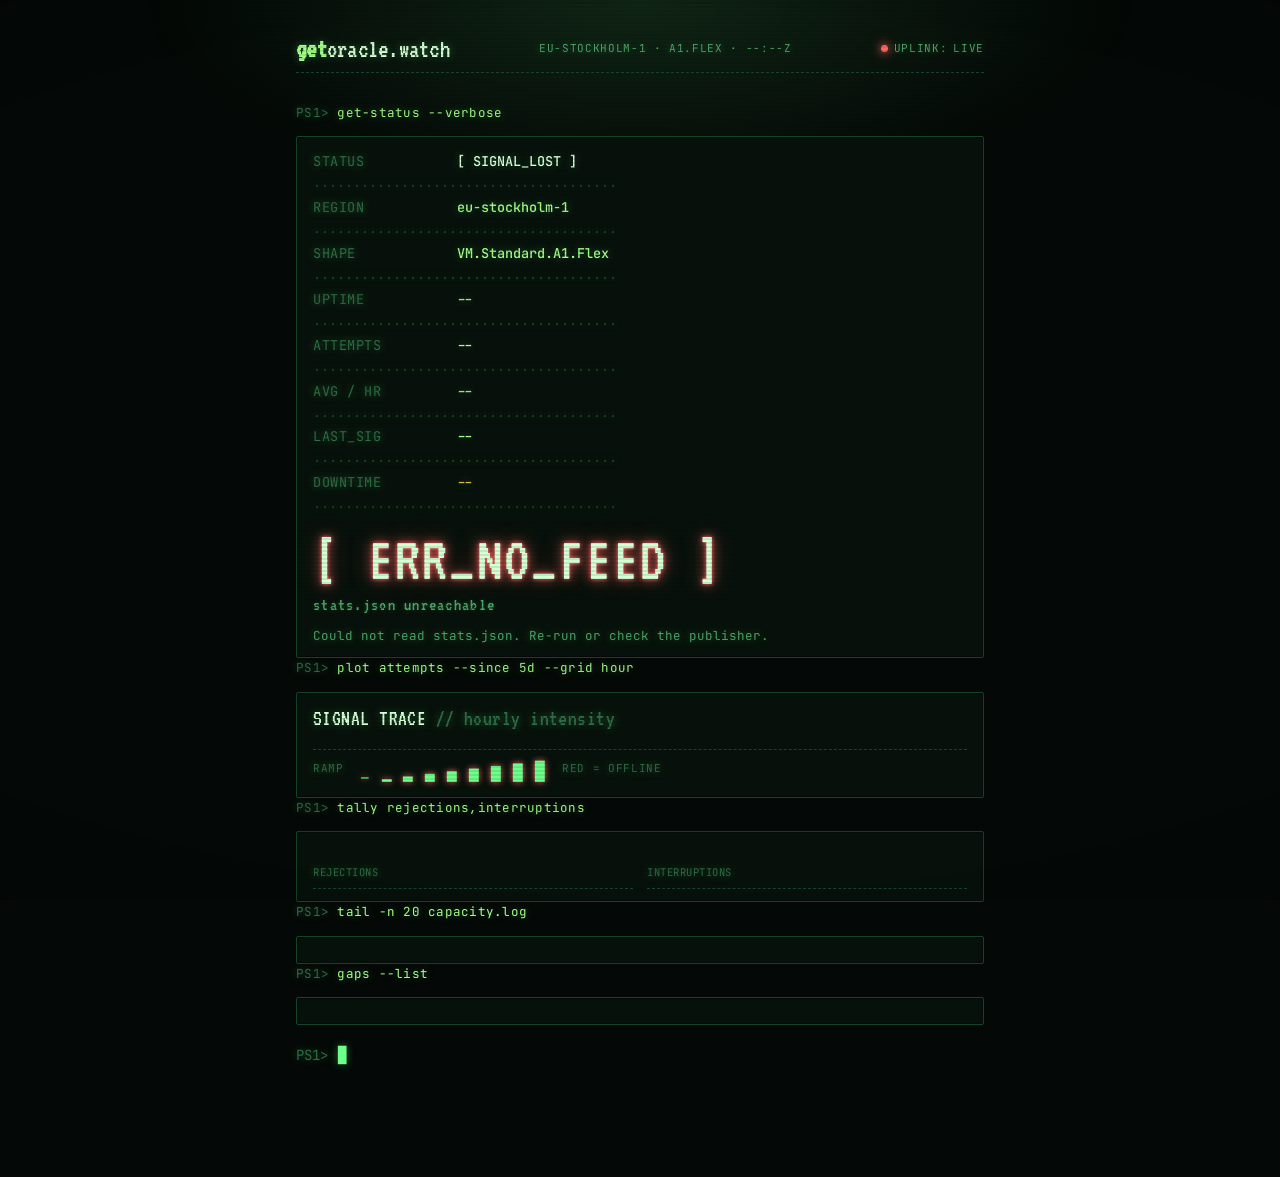
<file: dashboard/mockups/2-terminal.html>
<!DOCTYPE html>
<html lang="en">
<head>
  <meta charset="UTF-8">
  <meta name="viewport" content="width=device-width, initial-scale=1.0, viewport-fit=cover">
  <title>getOracle — TERMINAL mockup</title>
  <meta name="theme-color" content="#040806">
  <link rel="preconnect" href="https://fonts.googleapis.com">
  <link rel="preconnect" href="https://fonts.gstatic.com" crossorigin>
  <link href="https://fonts.googleapis.com/css2?family=VT323&family=JetBrains+Mono:wght@400;500;700&display=swap" rel="stylesheet">
  <style>
    /* getOracle v2 — TERMINAL mockup.
       A phosphor-green CRT console. All-mono throughout, VT323 for big
       chrome and JetBrains Mono for dense data so the small print stays
       legible. Scanlines + chromatic bloom evoke an old terminal without
       getting in the way. Chart is a Unicode-block sparkline grid that
       holds up on any width down to 320px. */

    :root {
      --bg:        #040806;
      --bg-2:      #07110b;
      --panel:     #0a1a10;
      --rule:      #0e2818;
      --rule-2:    #154528;
      --dim:       #2e6e44;
      --muted:     #4ea868;
      --green:     #6cff8a;
      --green-2:   #a4ff88;
      --bright:    #d6ffd6;
      --amber:     #f0c64a;
      --red:       #ff6664;
      --signal:    var(--green);

      --display: 'VT323', ui-monospace, Menlo, monospace;
      --data:    'JetBrains Mono', ui-monospace, SFMono-Regular, Menlo, monospace;

      --gutter: clamp(16px, 4vw, 36px);
    }

    body.state-created { --signal: var(--green); }
    body.state-error   { --signal: var(--red); }

    * { box-sizing: border-box; margin: 0; padding: 0; }
    html { -webkit-text-size-adjust: 100%; }

    body {
      background: var(--bg);
      color: var(--green);
      font-family: var(--data);
      font-size: 13px;
      line-height: 1.55;
      min-height: 100vh;
      position: relative;
      overflow-x: hidden;
      text-shadow: 0 0 8px color-mix(in srgb, var(--green) 35%, transparent);
    }

    /* CRT atmosphere: scanlines + curved vignette */
    body::before {
      content: "";
      position: fixed; inset: 0;
      z-index: 100;
      pointer-events: none;
      background:
        repeating-linear-gradient(
          180deg,
          rgba(0,0,0,0)    0px,
          rgba(0,0,0,0)    2px,
          rgba(0,0,0,.18)  3px,
          rgba(0,0,0,0)    4px
        );
      mix-blend-mode: multiply;
    }
    body::after {
      content: "";
      position: fixed; inset: 0;
      z-index: 99;
      pointer-events: none;
      background:
        radial-gradient(140% 90% at 50% 50%, transparent 55%, rgba(0,0,0,.55) 100%);
    }

    /* phosphor bloom layer */
    .bloom {
      position: fixed; inset: 0;
      z-index: -1;
      pointer-events: none;
      background:
        radial-gradient(60% 35% at 50% 0%, color-mix(in srgb, var(--green) 12%, transparent) 0%, transparent 65%);
    }

    main {
      max-width: 760px;
      margin: 0 auto;
      padding: clamp(20px, 4vw, 36px) var(--gutter) clamp(60px, 12vw, 110px);
    }

    /* ── top bar ─────────────────────────────────────────────────── */

    .top {
      display: flex;
      flex-wrap: wrap;
      align-items: center;
      justify-content: space-between;
      gap: 8px 18px;
      padding-bottom: 10px;
      border-bottom: 1px dashed var(--rule-2);
      font-family: var(--data);
      font-size: 11px;
      letter-spacing: 0.06em;
      text-transform: uppercase;
      color: var(--muted);
    }
    .top .id {
      font-family: var(--display);
      font-size: 26px;
      letter-spacing: 0.01em;
      text-transform: none;
      color: var(--bright);
      line-height: 1;
    }
    .top .id b { color: var(--green-2); }
    .top .link {
      display: inline-flex;
      align-items: center;
      gap: 6px;
    }
    .top .link .ind {
      width: 7px; height: 7px;
      background: var(--signal);
      border-radius: 50%;
      box-shadow:
        0 0 8px var(--signal),
        0 0 16px color-mix(in srgb, var(--signal) 60%, transparent);
      animation: blink 1.4s steps(1) infinite;
    }
    @keyframes blink {
      0%, 60%   { opacity: 1; }
      61%, 100% { opacity: .25; }
    }

    /* ── prompts + headline ──────────────────────────────────────── */

    .session {
      margin-top: clamp(18px, 4vw, 30px);
      font-family: var(--data);
      font-size: 12.5px;
    }

    .prompt {
      color: var(--green-2);
      letter-spacing: 0.02em;
    }
    .prompt::before {
      content: "PS1> ";
      color: var(--dim);
    }

    .panel {
      margin-top: 14px;
      padding: 14px 16px 12px;
      background: var(--bg-2);
      border: 1px solid var(--rule-2);
      border-radius: 2px;
      box-shadow: inset 0 0 0 1px rgba(0,0,0,.4);
    }

    .panel-title {
      font-family: var(--display);
      font-size: 22px;
      line-height: 1;
      color: var(--bright);
      margin-bottom: 10px;
      letter-spacing: 0.02em;
    }
    .panel-title .br { color: var(--dim); }

    /* hero status */
    .status-grid {
      display: grid;
      grid-template-columns: 130px 1fr;
      gap: 4px 14px;
      font-size: 13.5px;
    }
    .status-grid dt {
      color: var(--dim);
      letter-spacing: 0.04em;
    }
    .status-grid dt::after {
      content: " ......................................";
      color: var(--rule-2);
      letter-spacing: 0;
    }
    .status-grid dd {
      color: var(--green-2);
      font-weight: 500;
    }
    .status-grid dd.hot { color: var(--bright); }
    .status-grid dd.warn { color: var(--amber); }

    .ascii-headline {
      margin-top: 16px;
      font-family: var(--display);
      font-size: clamp(34px, 9vw, 64px);
      line-height: 0.95;
      letter-spacing: 0.02em;
      color: var(--bright);
      text-shadow:
        0 0 4px var(--signal),
        0 0 12px color-mix(in srgb, var(--signal) 70%, transparent),
        0 0 24px color-mix(in srgb, var(--signal) 40%, transparent);
    }
    .ascii-headline .sub {
      display: block;
      margin-top: 6px;
      font-size: 18px;
      color: var(--muted);
      text-shadow: 0 0 4px color-mix(in srgb, var(--green) 25%, transparent);
    }

    .blurb {
      margin-top: 12px;
      color: var(--muted);
      font-size: 12.5px;
    }
    .blurb b { color: var(--bright); font-weight: 500; }

    /* ── chart ───────────────────────────────────────────────────── */

    .chart {
      margin-top: 2px;
      font-family: var(--data);
      font-size: 14px;
      line-height: 1.5;
      letter-spacing: 0.02em;
      white-space: pre;
      overflow-x: auto;
      color: var(--green-2);
    }
    .chart .row { display: flex; gap: 0; align-items: baseline; }
    .chart .row-label {
      flex: none;
      width: 7ch;
      color: var(--dim);
      font-size: 11.5px;
    }
    .chart .row-bars {
      flex: 1;
      font-family: var(--data);
      font-size: clamp(14px, 4.2vw, 18px);
      letter-spacing: 0.04em;
      line-height: 1;
      color: var(--green);
      text-shadow:
        0 0 6px var(--signal),
        0 0 14px color-mix(in srgb, var(--signal) 50%, transparent);
    }
    .chart .row-bars .gap { color: var(--red); opacity: .65; }
    .chart .row-bars .future { color: var(--rule-2); }
    .chart .x-axis {
      margin-top: 6px;
      padding-left: 7ch;
      font-size: 11px;
      color: var(--dim);
      display: flex;
      gap: 0;
    }
    .chart .x-axis span { flex: 1; }

    .legend {
      margin-top: 10px;
      padding-top: 10px;
      border-top: 1px dashed var(--rule-2);
      display: flex;
      flex-wrap: wrap;
      gap: 16px;
      font-size: 11px;
      letter-spacing: 0.06em;
      text-transform: uppercase;
      color: var(--dim);
    }
    .legend .ramp {
      font-family: var(--data);
      font-size: 16px;
      color: var(--green);
      text-shadow: 0 0 6px var(--signal);
      letter-spacing: 0.06em;
    }

    /* ── tally + lists ───────────────────────────────────────────── */

    .grid-two {
      display: grid;
      grid-template-columns: 1fr 1fr;
      gap: 14px;
      margin-top: 14px;
    }

    .tbl {
      width: 100%;
      border-collapse: collapse;
      font-size: 13px;
    }
    .tbl th, .tbl td {
      padding: 4px 0;
      text-align: left;
      vertical-align: baseline;
    }
    .tbl th {
      font-weight: 400;
      color: var(--dim);
      letter-spacing: 0.05em;
      text-transform: uppercase;
      font-size: 10.5px;
      padding-bottom: 8px;
      border-bottom: 1px dashed var(--rule-2);
    }
    .tbl td.lbl { color: var(--muted); }
    .tbl td.val {
      color: var(--bright);
      font-variant-numeric: tabular-nums;
      text-align: right;
      font-weight: 500;
    }
    .tbl td.code {
      width: 4ch;
      color: var(--amber);
      letter-spacing: 0.04em;
    }
    .tbl td.code.c500 { color: var(--red); }

    .log {
      list-style: none;
      font-size: 12.5px;
      line-height: 1.7;
    }
    .log li {
      display: grid;
      grid-template-columns: 8ch 5ch 1fr;
      align-items: baseline;
      gap: 10px;
      padding: 1px 0;
      color: var(--muted);
    }
    .log li .ts { color: var(--dim); }
    .log li .code { color: var(--amber); letter-spacing: 0.04em; }
    .log li .code.c500 { color: var(--red); }
    .log li .msg { color: var(--green-2); overflow-wrap: anywhere; }

    .gaps {
      list-style: none;
      font-size: 12.5px;
    }
    .gaps li {
      display: grid;
      grid-template-columns: auto auto 1fr auto;
      gap: 8px;
      padding: 3px 0;
      border-bottom: 1px dashed var(--rule-2);
    }
    .gaps li:last-child { border-bottom: none; }
    .gaps li .ts { color: var(--dim); }
    .gaps li .arr { color: var(--rule-2); }
    .gaps li .rt  { color: var(--muted); overflow-wrap: anywhere; }
    .gaps li .dur { color: var(--red); }

    /* the prompt + blinking cursor at the bottom */
    .cursor {
      margin-top: 20px;
      font-family: var(--data);
      font-size: 14px;
      color: var(--green-2);
    }
    .cursor::before {
      content: "PS1> ";
      color: var(--dim);
    }
    .cursor::after {
      content: "█";
      display: inline-block;
      margin-left: 2px;
      animation: caret 1.05s steps(1) infinite;
      color: var(--green);
    }
    @keyframes caret {
      0%, 50%   { opacity: 1; }
      51%, 100% { opacity: 0; }
    }

    /* load-in: a typewriter-style cascade */
    .session > * {
      animation: tt 380ms ease-out backwards;
    }
    .session > *:nth-child(1) { animation-delay: 0ms; }
    .session > *:nth-child(2) { animation-delay: 60ms; }
    .session > *:nth-child(3) { animation-delay: 120ms; }
    .session > *:nth-child(4) { animation-delay: 180ms; }
    .session > *:nth-child(5) { animation-delay: 240ms; }
    .session > *:nth-child(6) { animation-delay: 300ms; }
    .session > *:nth-child(7) { animation-delay: 360ms; }
    .session > *:nth-child(8) { animation-delay: 420ms; }
    .session > *:nth-child(9) { animation-delay: 480ms; }
    .session > *:nth-child(10){ animation-delay: 540ms; }
    @keyframes tt {
      from { opacity: 0; transform: translateY(4px); }
      to   { opacity: 1; transform: translateY(0); }
    }

    @media (max-width: 560px) {
      .grid-two { grid-template-columns: 1fr; }
      .status-grid { grid-template-columns: 110px 1fr; font-size: 12.5px; }
      .ascii-headline { font-size: clamp(32px, 11vw, 52px); }
      .ascii-headline .sub { font-size: 16px; }
      .log li {
        grid-template-columns: 8ch 5ch;
        row-gap: 2px;
      }
      .log li .msg {
        grid-row: 2;
        grid-column: 1 / -1;
        padding-left: 0;
      }
    }

    @media (prefers-reduced-motion: reduce) {
      *, *::before, *::after {
        animation-duration: 0.001ms !important;
        animation-iteration-count: 1 !important;
      }
      .cursor::after { animation: none; opacity: 1; }
    }
  </style>
</head>
<body class="state-hunting">
  <div class="bloom" aria-hidden="true"></div>

  <main>
    <header class="top">
      <div class="id"><b>get</b>oracle.watch</div>
      <div class="meta">eu-stockholm-1 · A1.Flex · <span id="updated">--:--Z</span></div>
      <div class="link"><span class="ind" aria-hidden="true"></span>uplink: <span id="uplink-state">live</span></div>
    </header>

    <div class="session">
      <p class="prompt">get-status --verbose</p>
      <section class="panel">
        <dl class="status-grid">
          <dt>STATUS</dt>          <dd class="hot" id="s-status">--</dd>
          <dt>REGION</dt>          <dd>eu-stockholm-1</dd>
          <dt>SHAPE</dt>           <dd>VM.Standard.A1.Flex</dd>
          <dt>UPTIME</dt>          <dd id="s-uptime">--</dd>
          <dt>ATTEMPTS</dt>        <dd id="s-attempts">--</dd>
          <dt>AVG / HR</dt>        <dd id="s-rate">--</dd>
          <dt>LAST_SIG</dt>        <dd id="s-last">--</dd>
          <dt>DOWNTIME</dt>        <dd class="warn" id="s-down">--</dd>
        </dl>

        <div class="ascii-headline">
          <span id="hl-main">[ HUNTING ]</span>
          <span class="sub" id="hl-sub">day --</span>
        </div>

        <p class="blurb" id="blurb">
          Reading the signal log&hellip;
        </p>
      </section>

      <p class="prompt">plot attempts --since 5d --grid hour</p>
      <section class="panel">
        <p class="panel-title">SIGNAL TRACE <span class="br">// hourly intensity</span></p>
        <div class="chart" id="chart" aria-label="Hourly attempt sparkline grid"></div>
        <div class="legend">
          <span>RAMP</span>
          <span class="ramp">_ ▁ ▂ ▃ ▄ ▅ ▆ ▇ █</span>
          <span>RED = OFFLINE</span>
        </div>
      </section>

      <p class="prompt">tally rejections,interruptions</p>
      <section class="panel">
        <div class="grid-two">
          <table class="tbl">
            <thead><tr><th colspan="3">REJECTIONS</th></tr></thead>
            <tbody id="tbl-rej"></tbody>
          </table>
          <table class="tbl">
            <thead><tr><th colspan="2">INTERRUPTIONS</th></tr></thead>
            <tbody id="tbl-intr"></tbody>
          </table>
        </div>
      </section>

      <p class="prompt">tail -n 20 capacity.log</p>
      <section class="panel">
        <ul class="log" id="log-tail"></ul>
      </section>

      <p class="prompt">gaps --list</p>
      <section class="panel">
        <ul class="gaps" id="gaps"></ul>
      </section>

      <p class="cursor"></p>
    </div>
  </main>

  <script>
    "use strict";

    const STATS_URL = 'https://asracwl.github.io/getOracle/stats.json';
    const RAMP = [' ', '▁', '▂', '▃', '▄', '▅', '▆', '▇', '█'];

    function parseUTC(s) {
      if (!s) return null;
      const stamp = s.replace(' ', 'T');
      const d = new Date(/[zZ]|[+-]\d{2}:?\d{2}$/.test(stamp) ? stamp : stamp + 'Z');
      return isNaN(d) ? null : d;
    }
    const fmtDate  = d => d.toLocaleDateString('en-US', { month: 'short', day: 'numeric' });
    const fmtClock = d => d.toLocaleTimeString('en-US', { hour: '2-digit', minute: '2-digit', hour12: false });
    const fmtClockZ = d => `${String(d.getUTCHours()).padStart(2,'0')}:${String(d.getUTCMinutes()).padStart(2,'0')}Z`;
    const num = n => n.toLocaleString();

    function fmtDuration(seconds) {
      if (!seconds || seconds < 0) return '0m';
      const h = Math.floor(seconds / 3600);
      const m = Math.floor((seconds % 3600) / 60);
      return h > 0 ? `${h}h ${m}m` : `${m}m`;
    }

    function el(tag, className, text) {
      const node = document.createElement(tag);
      if (className) node.className = className;
      if (text !== undefined) node.textContent = text;
      return node;
    }

    function renderHero(stats) {
      const t = stats.totals;
      const created = stats.status === 'instance_created';
      document.body.className = created ? 'state-created' : 'state-hunting';

      document.getElementById('s-status').textContent = created ? '[ INSTANCE_CREATED ]' : '[ HUNTING ]';
      document.getElementById('s-status').className = created ? 'hot' : 'hot';

      document.getElementById('s-uptime').textContent = fmtDuration(stats.hunting_duration_seconds);
      document.getElementById('s-attempts').textContent = num(t.attempts);

      const perHour = stats.hunting_duration_seconds > 0
        ? Math.round(t.attempts / (stats.hunting_duration_seconds / 3600)) : 0;
      document.getElementById('s-rate').textContent = `${perHour}`;

      const last = parseUTC(stats.last_attempt);
      document.getElementById('s-last').textContent = last ? `${fmtClockZ(last)}  (${fmtDate(last)})` : '--';
      document.getElementById('s-down').textContent = fmtDuration(t.downtime_seconds);

      const days = Math.max(1, Math.ceil(stats.hunting_duration_seconds / 86400));
      document.getElementById('hl-main').textContent = created ? '[ CAPACITY_OK ]' : '[ HUNTING ]';
      document.getElementById('hl-sub').textContent = `day ${days} of the watch`;

      document.getElementById('blurb').innerHTML = created
        ? 'An instance was provisioned. Check the <b>INSTANCE_CREATED</b> marker on the host for its public IP, then SSH in with your private key.'
        : `No free ARM capacity in <b>eu-stockholm-1</b> yet. The watch retries on a 60-second cadence and stops the moment Oracle opens a slot.`;

      const gen = parseUTC(stats.generated_at);
      document.getElementById('updated').textContent = gen ? fmtClockZ(gen) : '--:--Z';
      document.getElementById('uplink-state').textContent = created ? 'idle' : 'live';
    }

    function renderChart(stats) {
      const buckets = stats.timeline || [];
      const chart = document.getElementById('chart');
      if (!buckets.length) { chart.textContent = '  (no signals)'; return; }

      const byKey = new Map();
      let peak = 0;
      for (const b of buckets) {
        byKey.set(b.hour, b.attempts);
        if (b.attempts > peak) peak = b.attempts;
      }

      const dayKeys = Array.from(new Set(buckets.map(b => b.hour.slice(0, 10)))).sort();
      const days = dayKeys.slice(-7);

      const gapWindows = (stats.gaps || [])
        .map(g => [parseUTC(g.from), parseUTC(g.to)])
        .filter(([a, b]) => a && b);

      const now = parseUTC(stats.generated_at) || new Date();

      // build 24 char rows: one ramp char per hour, red marker for gaps, dim for future
      for (const dayKey of days) {
        const dayDate = parseUTC(dayKey + 'T00:00:00');
        const row = el('div', 'row');
        row.appendChild(el('div', 'row-label', fmtDate(dayDate)));
        const bars = el('div', 'row-bars');
        const html = [];
        for (let h = 0; h < 24; h++) {
          const hourKey = `${dayKey}T${h.toString().padStart(2, '0')}:00`;
          const hourStart = parseUTC(hourKey);
          const hourEnd = new Date(hourStart.getTime() + 3600 * 1000);
          if (hourStart > now) { html.push('<span class="future">·</span>'); continue; }
          const inGap = gapWindows.some(([a, b]) => a < hourEnd && b > hourStart);
          const attempts = byKey.get(hourKey) ?? 0;
          if (inGap && attempts < 5) { html.push('<span class="gap">▤</span>'); continue; }
          const idx = peak > 0 ? Math.min(8, Math.round((attempts / peak) * 8)) : 0;
          html.push(RAMP[idx] === ' ' ? '_' : RAMP[idx]);
        }
        bars.innerHTML = html.join('');
        row.appendChild(bars);
        chart.appendChild(row);
      }

      const axis = el('div', 'x-axis');
      axis.innerHTML = '<span>00h</span><span>06h</span><span>12h</span><span>18h</span><span style="flex:none">23h</span>';
      chart.appendChild(axis);
    }

    function renderTally(stats) {
      const t = stats.totals;
      const rej = document.getElementById('tbl-rej');
      function row(code, lbl, v, cls) {
        const tr = document.createElement('tr');
        if (code) tr.appendChild(el('td', cls ? `code ${cls}` : 'code', code));
        else tr.appendChild(el('td', 'code', ''));
        tr.appendChild(el('td', 'lbl', lbl));
        tr.appendChild(el('td', 'val', v));
        return tr;
      }
      rej.appendChild(row('429', 'rate-limited', num(t.rate_limited_429)));
      rej.appendChild(row('500', 'out of capacity', num(t.out_of_capacity_500), 'c500'));
      if (t.other > 0) rej.appendChild(row('---', 'other', num(t.other)));

      const intr = document.getElementById('tbl-intr');
      function row2(lbl, v) {
        const tr = document.createElement('tr');
        tr.appendChild(el('td', 'lbl', lbl));
        tr.appendChild(el('td', 'val', v));
        return tr;
      }
      intr.appendChild(row2('offline gaps', num(t.gaps)));
      intr.appendChild(row2('total downtime', fmtDuration(t.downtime_seconds)));
      intr.appendChild(row2('connection resets', num(t.crashes)));
    }

    const LOG_RE = /^(\d{4}-\d{2}-\d{2}) (\d{2}:\d{2}:\d{2})\s+(\d+)\s*(.*)$/;

    function renderLog(stats) {
      const ul = document.getElementById('log-tail');
      if (!stats.log_tail.length) {
        const li = document.createElement('li');
        li.textContent = '  no signals logged.';
        ul.appendChild(li);
        return;
      }
      for (const line of stats.log_tail.slice().reverse()) {
        const li = document.createElement('li');
        const m = LOG_RE.exec(line);
        if (!m) {
          li.appendChild(el('span', 'ts', ''));
          li.appendChild(el('span', 'code', ''));
          li.appendChild(el('span', 'msg', line));
          ul.appendChild(li);
          continue;
        }
        const [, , clock, status, message] = m;
        li.appendChild(el('span', 'ts', clock + 'Z'));
        li.appendChild(el('span', status === '500' ? 'code c500' : 'code', `[${status}]`));
        li.appendChild(el('span', 'msg', message || '--'));
        ul.appendChild(li);
      }
    }

    function renderGaps(stats) {
      const ul = document.getElementById('gaps');
      if (!stats.gaps.length) {
        const li = document.createElement('li');
        li.style.gridTemplateColumns = '1fr';
        li.appendChild(el('span', 'rt', '  none — watch held steady.'));
        ul.appendChild(li);
        return;
      }
      for (const g of stats.gaps.slice().reverse()) {
        const from = parseUTC(g.from);
        const to = parseUTC(g.to);
        const li = document.createElement('li');
        li.appendChild(el('span', 'ts', from ? `${fmtDate(from)} ${fmtClockZ(from)}` : g.from));
        li.appendChild(el('span', 'arr', '──>'));
        const sameDay = from && to && from.toDateString() === to.toDateString();
        li.appendChild(el('span', 'rt', to ? (sameDay ? fmtClockZ(to) : `${fmtDate(to)} ${fmtClockZ(to)}`) : g.to));
        li.appendChild(el('span', 'dur', fmtDuration(g.duration_seconds)));
        ul.appendChild(li);
      }
    }

    async function main() {
      try {
        const res = await fetch(STATS_URL, { cache: 'no-store' });
        if (!res.ok) throw new Error('HTTP ' + res.status);
        const stats = await res.json();
        renderHero(stats);
        renderChart(stats);
        renderTally(stats);
        renderLog(stats);
        renderGaps(stats);
      } catch (err) {
        console.error(err);
        document.body.className = 'state-error';
        document.getElementById('s-status').textContent = '[ SIGNAL_LOST ]';
        document.getElementById('hl-main').textContent = '[ ERR_NO_FEED ]';
        document.getElementById('hl-sub').textContent = 'stats.json unreachable';
        document.getElementById('blurb').textContent =
          'Could not read stats.json. Re-run or check the publisher.';
      }
    }
    main();
  </script>
</body>
</html>
</file>
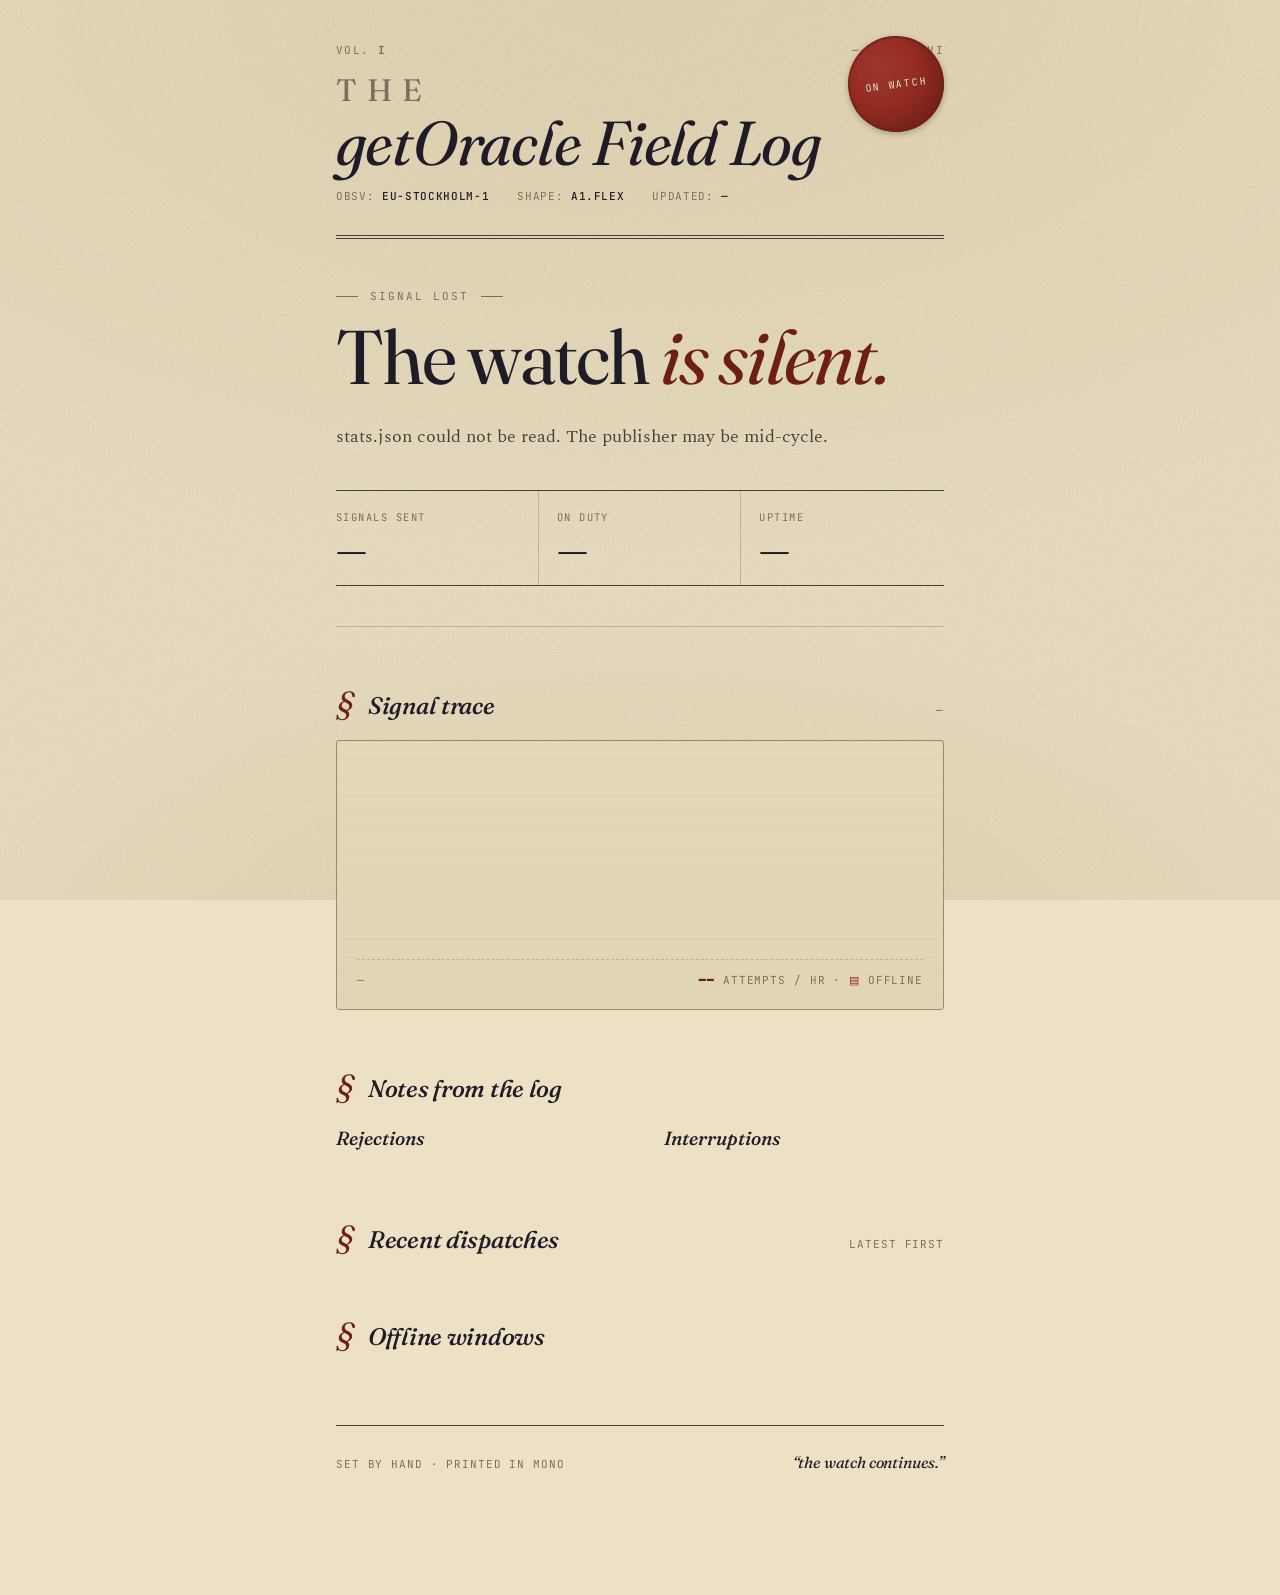
<file: dashboard/mockups/3-parchment.html>
<!DOCTYPE html>
<html lang="en">
<head>
  <meta charset="UTF-8">
  <meta name="viewport" content="width=device-width, initial-scale=1.0, viewport-fit=cover">
  <title>getOracle — FIELD LOG mockup</title>
  <meta name="theme-color" content="#ece1c5">
  <link rel="preconnect" href="https://fonts.googleapis.com">
  <link rel="preconnect" href="https://fonts.gstatic.com" crossorigin>
  <link href="https://fonts.googleapis.com/css2?family=Fraunces:ital,opsz,wght@0,9..144,400;0,9..144,500;0,9..144,600;1,9..144,400;1,9..144,500&family=Spectral:ital,wght@0,400;0,500;1,400&family=JetBrains+Mono:wght@400;500&display=swap" rel="stylesheet">
  <style>
    /* getOracle v2 — FIELD LOG mockup.
       Deliberately the inverse of the current observatory: a warm cream
       page that reads like a researcher's bound journal. Spectral for
       body copy, Fraunces (italic) for headlines, JetBrains Mono for
       any tabular data. SVG sparkline replaces the bar chart. */

    :root {
      --paper:      #ece1c5;
      --paper-2:    #e1d5b6;
      --paper-3:    #d5c69e;
      --ink:        #1f1c28;
      --ink-soft:   #45403a;
      --ink-dim:    #7a7060;
      --muted:      #9a8e75;
      --rule:       #c1b390;
      --rule-2:     #9c8c66;

      --signal:     #b9742a;        /* warm sienna in place of amber */
      --signal-2:   #8b4e1c;
      --reject:     #8a2c20;
      --cool:       #2f4858;
      --seal:       #962d22;

      --serif:   'Fraunces', 'Iowan Old Style', Georgia, serif;
      --body:    'Spectral', 'Charter', Georgia, serif;
      --mono:    'JetBrains Mono', ui-monospace, SFMono-Regular, Menlo, monospace;

      --gutter:  clamp(22px, 5vw, 56px);
    }

    body.state-created { --signal: #2f6b3d; --signal-2: #1d4a27; }
    body.state-error   { --signal: var(--seal); --signal-2: #6d1f17; }

    * { box-sizing: border-box; margin: 0; padding: 0; }
    html { -webkit-text-size-adjust: 100%; }

    body {
      background: var(--paper);
      color: var(--ink-soft);
      font-family: var(--body);
      font-size: 16px;
      line-height: 1.55;
      min-height: 100vh;
      position: relative;
      overflow-x: hidden;
      -webkit-font-smoothing: antialiased;
    }

    /* paper texture + warm vignette */
    body::before {
      content: "";
      position: fixed; inset: 0;
      z-index: -2;
      pointer-events: none;
      background:
        radial-gradient(120% 90% at 50% 0%, color-mix(in srgb, var(--paper-3) 40%, transparent) 0%, transparent 70%),
        radial-gradient(80% 60% at 50% 110%, color-mix(in srgb, var(--paper-3) 50%, transparent) 0%, transparent 70%);
    }
    body::after {
      content: "";
      position: fixed; inset: 0;
      z-index: -1;
      pointer-events: none;
      opacity: 0.18;
      background-image: url("data:image/svg+xml,%3Csvg xmlns='http://www.w3.org/2000/svg' width='220' height='220'%3E%3Cfilter id='n'%3E%3CfeTurbulence type='fractalNoise' baseFrequency='.75' numOctaves='2' stitchTiles='stitch'/%3E%3CfeColorMatrix values='0 0 0 0 .12  0 0 0 0 .08  0 0 0 0 .05  0 0 0 .6 0'/%3E%3C/filter%3E%3Crect width='100%25' height='100%25' filter='url(%23n)'/%3E%3C/svg%3E");
      mix-blend-mode: multiply;
    }

    main {
      max-width: 720px;
      margin: 0 auto;
      padding: 0 var(--gutter) clamp(60px, 12vw, 120px);
    }

    /* ── masthead ────────────────────────────────────────────────── */

    .masthead {
      position: relative;
      padding: clamp(28px, 5vw, 42px) 0 clamp(22px, 4vw, 30px);
      border-bottom: 1.5px solid var(--ink-soft);
    }
    .masthead::after {
      content: "";
      position: absolute;
      left: 0; right: 0;
      bottom: -4px;
      height: 1px;
      background: var(--ink-soft);
    }

    .mast-row {
      display: flex;
      align-items: baseline;
      justify-content: space-between;
      gap: 16px;
      font-family: var(--mono);
      font-size: 11px;
      letter-spacing: 0.12em;
      text-transform: uppercase;
      color: var(--ink-dim);
    }

    .mast-title {
      margin-top: 16px;
      font-family: var(--serif);
      font-style: italic;
      font-weight: 400;
      font-size: clamp(38px, 8.5vw, 62px);
      line-height: 1;
      letter-spacing: -0.018em;
      color: var(--ink);
    }
    .mast-title .the {
      display: block;
      font-style: normal;
      font-size: 0.5em;
      letter-spacing: 0.32em;
      text-transform: uppercase;
      color: var(--ink-dim);
      margin-bottom: 6px;
    }

    .mast-meta {
      margin-top: 14px;
      display: flex;
      flex-wrap: wrap;
      gap: 12px 28px;
      font-family: var(--mono);
      font-size: 11px;
      letter-spacing: 0.06em;
      text-transform: uppercase;
      color: var(--ink-dim);
    }
    .mast-meta b { color: var(--ink); font-weight: 500; }

    /* a wax-seal style status pill sitting on the right of the masthead */
    .seal {
      position: absolute;
      right: 0;
      top: clamp(24px, 4vw, 36px);
      width: clamp(72px, 14vw, 96px);
      aspect-ratio: 1 / 1;
      border-radius: 50%;
      background:
        radial-gradient(circle at 35% 30%, color-mix(in srgb, var(--signal) 95%, #fff) 0%, var(--signal) 38%, var(--signal-2) 100%);
      box-shadow:
        inset 0 0 0 2px color-mix(in srgb, var(--signal-2) 60%, transparent),
        inset -6px -6px 14px color-mix(in srgb, var(--signal-2) 50%, transparent),
        0 2px 6px color-mix(in srgb, #000 28%, transparent);
      display: grid;
      place-items: center;
      font-family: var(--mono);
      font-size: 10px;
      letter-spacing: 0.18em;
      text-transform: uppercase;
      color: #f7ecd0;
      text-align: center;
      text-shadow: 0 1px 0 color-mix(in srgb, #000 35%, transparent);
      transform: rotate(-7deg);
    }
    .seal span { display: block; padding: 0 6px; line-height: 1.1; }
    @media (max-width: 520px) {
      .seal {
        position: static;
        margin-top: 16px;
        margin-left: 0;
        width: 72px;
      }
    }

    /* ── lede ────────────────────────────────────────────────────── */

    .lede {
      padding: clamp(28px, 5vw, 44px) 0 clamp(28px, 5vw, 40px);
      border-bottom: 1px solid var(--rule);
    }

    .lede-eyebrow {
      font-family: var(--mono);
      font-size: 11px;
      letter-spacing: 0.18em;
      text-transform: uppercase;
      color: var(--ink-dim);
      display: inline-flex;
      align-items: center;
      gap: 12px;
    }
    .lede-eyebrow::before, .lede-eyebrow::after {
      content: "";
      width: 22px; height: 1px;
      background: var(--ink-dim);
    }

    .lede-title {
      margin-top: 14px;
      font-family: var(--serif);
      font-weight: 400;
      font-size: clamp(40px, 9vw, 76px);
      line-height: 1;
      letter-spacing: -0.025em;
      color: var(--ink);
    }
    .lede-title .accent {
      font-style: italic;
      color: var(--signal-2);
    }

    .lede-body {
      margin-top: clamp(20px, 4vw, 28px);
      max-width: 36em;
      font-family: var(--body);
      font-size: 18px;
      line-height: 1.6;
      color: var(--ink-soft);
    }
    .lede-body strong {
      color: var(--ink);
      font-weight: 500;
    }
    .lede-body em {
      font-style: italic;
      color: var(--ink);
    }

    /* ── ruled stats row ─────────────────────────────────────────── */

    .ruled {
      margin-top: clamp(28px, 5vw, 38px);
      display: grid;
      grid-template-columns: repeat(3, 1fr);
      gap: 0;
      border-top: 1px solid var(--ink-soft);
      border-bottom: 1px solid var(--ink-soft);
    }
    .ruled .cell {
      padding: 18px 16px 16px 0;
      border-right: 1px solid var(--rule);
    }
    .ruled .cell:last-child { border-right: none; }
    .ruled .cell:not(:first-child) { padding-left: 18px; }
    .ruled dt {
      font-family: var(--mono);
      font-size: 10.5px;
      letter-spacing: 0.14em;
      text-transform: uppercase;
      color: var(--ink-dim);
    }
    .ruled dd {
      margin-top: 6px;
      font-family: var(--serif);
      font-weight: 500;
      font-size: clamp(28px, 5vw, 38px);
      line-height: 1;
      letter-spacing: -0.02em;
      color: var(--ink);
      font-variant-numeric: tabular-nums;
    }
    .ruled dd .u {
      font-family: var(--mono);
      font-size: 11px;
      font-weight: 400;
      letter-spacing: 0.04em;
      color: var(--ink-dim);
      margin-left: 4px;
    }
    @media (max-width: 520px) {
      .ruled { grid-template-columns: 1fr 1fr; }
      .ruled .cell:nth-child(2n) { border-right: none; }
      .ruled .cell:nth-child(3) { border-top: 1px solid var(--rule); padding-top: 16px; }
    }

    /* ── section headings ────────────────────────────────────────── */

    .section {
      margin-top: clamp(40px, 7vw, 60px);
    }

    .section-head {
      display: flex;
      align-items: baseline;
      gap: 14px;
      margin-bottom: 16px;
    }
    .section-head::before {
      content: "§";
      font-family: var(--serif);
      font-style: italic;
      font-size: 32px;
      line-height: 1;
      color: var(--signal-2);
    }
    .section-head h2 {
      font-family: var(--serif);
      font-style: italic;
      font-weight: 500;
      font-size: 24px;
      letter-spacing: -0.012em;
      color: var(--ink);
    }
    .section-note {
      margin-left: auto;
      font-family: var(--mono);
      font-size: 11px;
      letter-spacing: 0.08em;
      text-transform: uppercase;
      color: var(--ink-dim);
    }

    /* ── sparkline ───────────────────────────────────────────────── */

    .trace {
      padding: 24px 20px 20px;
      background: linear-gradient(180deg, color-mix(in srgb, var(--paper-2) 80%, var(--paper)) 0%, var(--paper-2) 100%);
      border: 1px solid var(--rule-2);
      border-radius: 3px;
      position: relative;
    }
    .trace::before {
      /* faint horizontal lines like a graph paper page */
      content: "";
      position: absolute;
      inset: 0;
      pointer-events: none;
      background-image: linear-gradient(0deg, transparent calc(100% - 1px), color-mix(in srgb, var(--rule) 50%, transparent) 100%);
      background-size: 100% 18px;
      border-radius: 3px;
      opacity: .45;
    }
    .trace svg {
      display: block;
      width: 100%;
      height: clamp(120px, 22vw, 180px);
      position: relative;
    }
    .trace .legend {
      display: flex;
      align-items: baseline;
      justify-content: space-between;
      gap: 10px;
      margin-top: 14px;
      padding-top: 12px;
      border-top: 1px dashed var(--rule);
      font-family: var(--mono);
      font-size: 11px;
      letter-spacing: 0.08em;
      text-transform: uppercase;
      color: var(--ink-dim);
    }

    /* ── two-column ledger ───────────────────────────────────────── */

    .ledger {
      display: grid;
      grid-template-columns: 1fr 1fr;
      gap: clamp(24px, 4vw, 48px);
    }
    @media (max-width: 600px) {
      .ledger { grid-template-columns: 1fr; }
    }

    .ledger h3 {
      font-family: var(--serif);
      font-style: italic;
      font-weight: 500;
      font-size: 19px;
      color: var(--ink);
      margin-bottom: 8px;
    }
    .ledger .kv {
      list-style: none;
    }
    .ledger .kv li {
      display: flex;
      align-items: baseline;
      gap: 8px;
      padding: 10px 0;
      border-bottom: 1px dashed var(--rule);
    }
    .ledger .kv li:last-child { border-bottom: none; }
    .ledger .kv .code {
      flex: none;
      font-family: var(--mono);
      font-size: 11px;
      letter-spacing: 0.06em;
      color: var(--signal-2);
      width: 3.5ch;
    }
    .ledger .kv .code.c500 { color: var(--reject); }
    .ledger .kv .k {
      flex: 1;
      font-family: var(--body);
      font-style: italic;
      color: var(--ink-soft);
      font-size: 15.5px;
    }
    .ledger .kv .v {
      font-family: var(--serif);
      font-weight: 500;
      font-size: 22px;
      line-height: 1;
      color: var(--ink);
      font-variant-numeric: tabular-nums;
    }
    .ledger .kv .v .u {
      font-family: var(--mono);
      font-size: 11px;
      font-weight: 400;
      color: var(--ink-dim);
      margin-left: 3px;
    }

    /* ── dispatches log ──────────────────────────────────────────── */

    .dispatches {
      list-style: none;
    }
    .dispatches li {
      display: grid;
      grid-template-columns: auto auto 1fr;
      align-items: baseline;
      gap: 12px;
      padding: 10px 0;
      border-bottom: 1px dashed var(--rule);
      font-size: 15px;
    }
    .dispatches li:last-child { border-bottom: none; }
    .dispatches .ts {
      font-family: var(--mono);
      font-size: 12px;
      color: var(--ink-dim);
      letter-spacing: 0.04em;
    }
    .dispatches .code {
      font-family: var(--mono);
      font-size: 10.5px;
      font-weight: 500;
      letter-spacing: 0.04em;
      padding: 1px 7px;
      border-radius: 2px;
      border: 1px solid currentColor;
      color: var(--signal-2);
    }
    .dispatches .code.c500 { color: var(--reject); }
    .dispatches .msg {
      font-family: var(--body);
      font-style: italic;
      color: var(--ink-soft);
      overflow-wrap: anywhere;
    }
    @media (max-width: 520px) {
      .dispatches li {
        grid-template-columns: auto 1fr;
        row-gap: 2px;
      }
      .dispatches .code { justify-self: end; grid-row: 1; grid-column: 2; }
      .dispatches .ts { grid-row: 1; grid-column: 1; }
      .dispatches .msg { grid-row: 2; grid-column: 1 / -1; font-size: 14.5px; }
    }

    /* ── gaps ────────────────────────────────────────────────────── */

    .gaps {
      list-style: none;
    }
    .gaps li {
      display: grid;
      grid-template-columns: auto auto 1fr auto;
      gap: 12px;
      padding: 10px 0;
      border-bottom: 1px dashed var(--rule);
      font-family: var(--mono);
      font-size: 12.5px;
      color: var(--ink-soft);
    }
    .gaps li:last-child { border-bottom: none; }
    .gaps .arr { color: var(--rule-2); }
    .gaps .dur {
      color: var(--reject);
      font-weight: 500;
    }

    /* ── colophon ────────────────────────────────────────────────── */

    .colophon {
      margin-top: clamp(48px, 8vw, 70px);
      padding-top: 24px;
      border-top: 1px solid var(--ink-soft);
      display: flex;
      align-items: baseline;
      justify-content: space-between;
      gap: 16px;
      font-family: var(--mono);
      font-size: 11px;
      letter-spacing: 0.08em;
      text-transform: uppercase;
      color: var(--ink-dim);
    }
    .colophon em {
      font-family: var(--serif);
      font-style: italic;
      font-weight: 400;
      text-transform: none;
      letter-spacing: -0.01em;
      color: var(--ink);
      font-size: 16px;
    }

    /* ── load-in ─────────────────────────────────────────────────── */

    .masthead, .lede, .section, .colophon {
      animation: rise 600ms cubic-bezier(.2,.7,.2,1) backwards;
    }
    .lede        { animation-delay: 80ms; }
    .section:nth-of-type(1) { animation-delay: 160ms; }
    .section:nth-of-type(2) { animation-delay: 220ms; }
    .section:nth-of-type(3) { animation-delay: 280ms; }
    .section:nth-of-type(4) { animation-delay: 340ms; }
    .colophon    { animation-delay: 400ms; }

    @keyframes rise {
      from { opacity: 0; transform: translateY(10px); }
      to   { opacity: 1; transform: translateY(0); }
    }

    @media (prefers-reduced-motion: reduce) {
      *, *::before, *::after {
        animation-duration: 0.001ms !important;
      }
    }
  </style>
</head>
<body class="state-hunting">
  <main>
    <header class="masthead">
      <div class="mast-row">
        <span>VOL. <b id="vol">I</b></span>
        <span id="dateline">— —, MMXXVI</span>
      </div>
      <h1 class="mast-title">
        <span class="the">The</span>
        getOracle Field Log
      </h1>
      <div class="mast-meta">
        <span>OBSV: <b>eu-stockholm-1</b></span>
        <span>SHAPE: <b>A1.Flex</b></span>
        <span>UPDATED: <b id="updated">—</b></span>
      </div>
      <div class="seal" id="seal"><span>on watch</span></div>
    </header>

    <section class="lede">
      <div class="lede-eyebrow"><span id="eyebrow">listening</span></div>
      <h2 class="lede-title">
        <span id="lede-line1">Day —.</span>
        <span class="accent" id="lede-line2">Still no capacity.</span>
      </h2>
      <p class="lede-body" id="lede-body">
        Reading the signal log&hellip;
      </p>

      <dl class="ruled">
        <div class="cell">
          <dt>Signals sent</dt>
          <dd id="stat-attempts">—</dd>
        </div>
        <div class="cell">
          <dt>On duty</dt>
          <dd id="stat-watch">—</dd>
        </div>
        <div class="cell">
          <dt>Uptime</dt>
          <dd id="stat-uptime">—</dd>
        </div>
      </dl>
    </section>

    <section class="section">
      <div class="section-head">
        <h2>Signal trace</h2>
        <span class="section-note" id="trace-note">—</span>
      </div>
      <figure class="trace">
        <svg id="trace-svg" viewBox="0 0 600 180" preserveAspectRatio="none" aria-label="Hourly attempts over time"></svg>
        <figcaption class="legend">
          <span id="trace-range">—</span>
          <span><span style="color:var(--signal-2)">━━</span>  attempts / hr   ·   <span style="color:var(--reject)">▤</span> offline</span>
        </figcaption>
      </figure>
    </section>

    <section class="section">
      <div class="section-head"><h2>Notes from the log</h2></div>
      <div class="ledger">
        <div>
          <h3>Rejections</h3>
          <ul class="kv" id="rejections"></ul>
        </div>
        <div>
          <h3>Interruptions</h3>
          <ul class="kv" id="interruptions"></ul>
        </div>
      </div>
    </section>

    <section class="section">
      <div class="section-head"><h2>Recent dispatches</h2><span class="section-note">latest first</span></div>
      <ul class="dispatches" id="log-tail"></ul>
    </section>

    <section class="section">
      <div class="section-head"><h2>Offline windows</h2></div>
      <ul class="gaps" id="gaps"></ul>
    </section>

    <div class="colophon">
      <span>set by hand · printed in mono</span>
      <em>“the watch continues.”</em>
    </div>
  </main>

  <script>
    "use strict";

    const STATS_URL = 'https://asracwl.github.io/getOracle/stats.json';

    function parseUTC(s) {
      if (!s) return null;
      const stamp = s.replace(' ', 'T');
      const d = new Date(/[zZ]|[+-]\d{2}:?\d{2}$/.test(stamp) ? stamp : stamp + 'Z');
      return isNaN(d) ? null : d;
    }
    const fmtDate    = d => d.toLocaleDateString('en-US', { month: 'short', day: 'numeric' });
    const fmtClock   = d => d.toLocaleTimeString('en-US', { hour: '2-digit', minute: '2-digit', hour12: false });
    const fmtLongDate = d => d.toLocaleDateString('en-US', { month: 'long', day: 'numeric', year: 'numeric' });
    const num = n => n.toLocaleString();
    const fmtDuration = s => {
      if (!s || s < 0) return '0m';
      const h = Math.floor(s / 3600), m = Math.floor((s % 3600) / 60);
      return h > 0 ? `${h}h ${m}m` : `${m}m`;
    };
    const ordinalWord = n => ['zero','one','two','three','four','five','six','seven','eight','nine',
                              'ten','eleven','twelve','thirteen','fourteen','fifteen','sixteen',
                              'seventeen','eighteen','nineteen','twenty'][n] || String(n);
    const toRoman = num => {
      const map = [['L',50],['XL',40],['X',10],['IX',9],['V',5],['IV',4],['I',1]];
      let s = '';
      for (const [r, v] of map) while (num >= v) { s += r; num -= v; }
      return s || 'I';
    };

    function el(t, c, x) { const n = document.createElement(t); if (c) n.className = c; if (x !== undefined) n.textContent = x; return n; }

    function renderHero(stats) {
      const t = stats.totals;
      const created = stats.status === 'instance_created';
      document.body.className = created ? 'state-created' : 'state-hunting';

      const days = Math.max(1, Math.ceil(stats.hunting_duration_seconds / 86400));
      document.getElementById('vol').textContent = toRoman(days);

      const gen = parseUTC(stats.generated_at) || new Date();
      document.getElementById('dateline').textContent = fmtLongDate(gen).toUpperCase();
      document.getElementById('updated').textContent = fmtClock(gen);

      const seal = document.getElementById('seal');
      const eyebrow = document.getElementById('eyebrow');
      if (created) {
        seal.querySelector('span').textContent = 'capacity';
        eyebrow.textContent = 'capacity acquired';
        document.getElementById('lede-line1').textContent = 'The watch is over.';
        document.querySelector('.lede-title .accent').textContent = 'Capacity acquired.';
        document.getElementById('lede-body').innerHTML =
          'An instance was provisioned in <strong>eu-stockholm-1</strong>. The <em>INSTANCE_CREATED</em> marker on the host carries its public IP.';
      } else {
        seal.querySelector('span').textContent = 'on watch';
        eyebrow.textContent = 'listening';
        const word = ordinalWord(days);
        document.getElementById('lede-line1').textContent = `Day ${word}.`;
        document.querySelector('.lede-title .accent').textContent = 'Still no capacity.';
        document.getElementById('lede-body').innerHTML =
          `In the past <strong>${fmtDuration(stats.hunting_duration_seconds)}</strong>, the watch has sent <strong>${num(t.attempts)}</strong> signals into <em>eu-stockholm-1</em>. None have been answered.`;
      }

      document.getElementById('stat-attempts').textContent = num(t.attempts);
      const dh = Math.floor(stats.hunting_duration_seconds / 3600);
      const dm = Math.floor((stats.hunting_duration_seconds % 3600) / 60);
      document.getElementById('stat-watch').innerHTML = `${dh}<span class="u">h</span> ${dm}<span class="u">m</span>`;
      const up = Math.max(0, stats.hunting_duration_seconds - (t.downtime_seconds || 0));
      const upPct = stats.hunting_duration_seconds > 0 ? (up / stats.hunting_duration_seconds) * 100 : 100;
      document.getElementById('stat-uptime').innerHTML = `${upPct.toFixed(1)}<span class="u">%</span>`;
    }

    function renderTrace(stats) {
      const buckets = stats.timeline || [];
      const svg = document.getElementById('trace-svg');
      const note = document.getElementById('trace-note');
      const rangeEl = document.getElementById('trace-range');
      if (!buckets.length) { note.textContent = 'no data'; return; }

      const W = 600, H = 180, padL = 16, padR = 8, padT = 14, padB = 22;
      const peak = Math.max(1, ...buckets.map(b => b.attempts));
      const n = buckets.length;

      const xAt = i => padL + (i / Math.max(1, n - 1)) * (W - padL - padR);
      const yAt = v => padT + (1 - v / peak) * (H - padT - padB);

      const ns = 'http://www.w3.org/2000/svg';
      svg.setAttribute('viewBox', `0 0 ${W} ${H}`);

      // graph paper baseline lines
      const baselines = [0, peak * .25, peak * .5, peak * .75, peak];
      for (const v of baselines) {
        const line = document.createElementNS(ns, 'line');
        line.setAttribute('x1', padL); line.setAttribute('x2', W - padR);
        line.setAttribute('y1', yAt(v)); line.setAttribute('y2', yAt(v));
        line.setAttribute('stroke', 'var(--rule)');
        line.setAttribute('stroke-width', v === 0 ? 1.2 : 0.7);
        line.setAttribute('stroke-dasharray', v === 0 ? '' : '2 4');
        svg.appendChild(line);

        const t = document.createElementNS(ns, 'text');
        t.setAttribute('x', 2);
        t.setAttribute('y', yAt(v) + 3);
        t.setAttribute('font-family', 'JetBrains Mono, monospace');
        t.setAttribute('font-size', '9');
        t.setAttribute('fill', 'var(--ink-dim)');
        t.textContent = String(Math.round(v));
        svg.appendChild(t);
      }

      // gap shading
      const gapWindows = (stats.gaps || []).map(g => [parseUTC(g.from), parseUTC(g.to)]).filter(([a, b]) => a && b);
      for (let i = 0; i < n; i++) {
        const start = parseUTC(buckets[i].hour);
        const end = start ? new Date(start.getTime() + 3600000) : null;
        if (start && gapWindows.some(([a, b]) => a < end && b > start)) {
          const rect = document.createElementNS(ns, 'rect');
          rect.setAttribute('x', xAt(i) - 2);
          rect.setAttribute('y', padT);
          rect.setAttribute('width', 4);
          rect.setAttribute('height', H - padT - padB);
          rect.setAttribute('fill', 'var(--reject)');
          rect.setAttribute('opacity', '0.18');
          svg.appendChild(rect);
        }
      }

      // area fill
      const areaPts = buckets.map((b, i) => `${xAt(i).toFixed(1)},${yAt(b.attempts).toFixed(1)}`);
      const area = document.createElementNS(ns, 'path');
      area.setAttribute('d',
        `M ${padL},${yAt(0)} L ${areaPts.join(' L ')} L ${xAt(n - 1)},${yAt(0)} Z`);
      area.setAttribute('fill', 'var(--signal)');
      area.setAttribute('opacity', '0.18');
      svg.appendChild(area);

      // line
      const line = document.createElementNS(ns, 'polyline');
      line.setAttribute('points', areaPts.join(' '));
      line.setAttribute('fill', 'none');
      line.setAttribute('stroke', 'var(--signal-2)');
      line.setAttribute('stroke-width', '1.6');
      line.setAttribute('stroke-linejoin', 'round');
      line.setAttribute('stroke-linecap', 'round');
      // animated draw-in
      const totalLen = areaPts.length * 8;
      line.setAttribute('stroke-dasharray', totalLen);
      line.setAttribute('stroke-dashoffset', totalLen);
      line.style.animation = 'draw 1400ms ease-out 200ms forwards';
      svg.appendChild(line);

      // day markers along x axis
      for (let i = 0; i < n; i++) {
        if (buckets[i].hour.slice(11, 13) !== '00') continue;
        const d = parseUTC(buckets[i].hour);
        const t = document.createElementNS(ns, 'text');
        t.setAttribute('x', xAt(i));
        t.setAttribute('y', H - 6);
        t.setAttribute('font-family', 'JetBrains Mono, monospace');
        t.setAttribute('font-size', '10');
        t.setAttribute('fill', 'var(--ink-dim)');
        t.setAttribute('text-anchor', 'middle');
        t.textContent = fmtDate(d);
        svg.appendChild(t);

        const tick = document.createElementNS(ns, 'line');
        tick.setAttribute('x1', xAt(i)); tick.setAttribute('x2', xAt(i));
        tick.setAttribute('y1', H - padB + 2); tick.setAttribute('y2', H - padB - 2);
        tick.setAttribute('stroke', 'var(--ink-dim)');
        tick.setAttribute('stroke-width', '0.8');
        svg.appendChild(tick);
      }

      // inject draw keyframes once
      if (!document.getElementById('draw-kf')) {
        const st = document.createElement('style');
        st.id = 'draw-kf';
        st.textContent = '@keyframes draw { to { stroke-dashoffset: 0; } }';
        document.head.appendChild(st);
      }

      const first = parseUTC(buckets[0].hour);
      const last = parseUTC(buckets[n - 1].hour);
      rangeEl.textContent = `${fmtDate(first)} → ${fmtDate(last)}`;
      note.textContent = `${n} hours · peak ${peak}/hr`;
    }

    function kvRow(code, key, value) {
      const li = document.createElement('li');
      if (code) li.appendChild(el('span', `code c${code}`, code));
      li.appendChild(el('span', 'k', key));
      const v = el('span', 'v');
      v.innerHTML = value;
      li.appendChild(v);
      return li;
    }

    function renderTally(stats) {
      const t = stats.totals;
      const rej = document.getElementById('rejections');
      rej.appendChild(kvRow('429', 'rate-limited', num(t.rate_limited_429)));
      rej.appendChild(kvRow('500', 'out of capacity', num(t.out_of_capacity_500)));
      if (t.other > 0) rej.appendChild(kvRow(null, 'other responses', num(t.other)));

      const intr = document.getElementById('interruptions');
      intr.appendChild(kvRow(null, 'offline gaps', num(t.gaps)));
      const dh = Math.floor(t.downtime_seconds / 3600);
      const dm = Math.floor((t.downtime_seconds % 3600) / 60);
      intr.appendChild(kvRow(null, 'total downtime', `${dh}<span class="u">h</span> ${dm}<span class="u">m</span>`));
      intr.appendChild(kvRow(null, 'connection resets', num(t.crashes)));
    }

    const LOG_RE = /^(\d{4}-\d{2}-\d{2}) (\d{2}:\d{2}:\d{2})\s+(\d+)\s*(.*)$/;

    function renderLog(stats) {
      const ul = document.getElementById('log-tail');
      if (!stats.log_tail.length) {
        ul.appendChild(el('li', 'msg', 'no dispatches yet.'));
        return;
      }
      for (const line of stats.log_tail.slice().reverse()) {
        const li = document.createElement('li');
        const m = LOG_RE.exec(line);
        if (!m) { li.appendChild(el('span', 'msg', line)); ul.appendChild(li); continue; }
        const [, , clock, status, message] = m;
        li.appendChild(el('span', 'ts', clock));
        li.appendChild(el('span', status === '500' ? 'code c500' : 'code', status));
        li.appendChild(el('span', 'msg', message || '—'));
        ul.appendChild(li);
      }
    }

    function renderGaps(stats) {
      const ul = document.getElementById('gaps');
      if (!stats.gaps.length) {
        ul.appendChild(el('li', null, 'none — the watch has held steady.'));
        return;
      }
      for (const g of stats.gaps.slice().reverse()) {
        const from = parseUTC(g.from);
        const to = parseUTC(g.to);
        const li = document.createElement('li');
        li.appendChild(el('span', 'ts', from ? `${fmtDate(from)} ${fmtClock(from)}` : g.from));
        li.appendChild(el('span', 'arr', '→'));
        const sameDay = from && to && from.toDateString() === to.toDateString();
        li.appendChild(el('span', null, to ? (sameDay ? fmtClock(to) : `${fmtDate(to)} ${fmtClock(to)}`) : g.to));
        li.appendChild(el('span', 'dur', fmtDuration(g.duration_seconds)));
        ul.appendChild(li);
      }
    }

    async function main() {
      try {
        const res = await fetch(STATS_URL, { cache: 'no-store' });
        if (!res.ok) throw new Error('HTTP ' + res.status);
        const stats = await res.json();
        renderHero(stats);
        renderTrace(stats);
        renderTally(stats);
        renderLog(stats);
        renderGaps(stats);
      } catch (err) {
        console.error(err);
        document.body.className = 'state-error';
        document.getElementById('eyebrow').textContent = 'signal lost';
        document.getElementById('lede-line1').textContent = 'The watch';
        document.querySelector('.lede-title .accent').textContent = 'is silent.';
        document.getElementById('lede-body').textContent =
          'stats.json could not be read. The publisher may be mid-cycle.';
      }
    }
    main();
  </script>
</body>
</html>
</file>
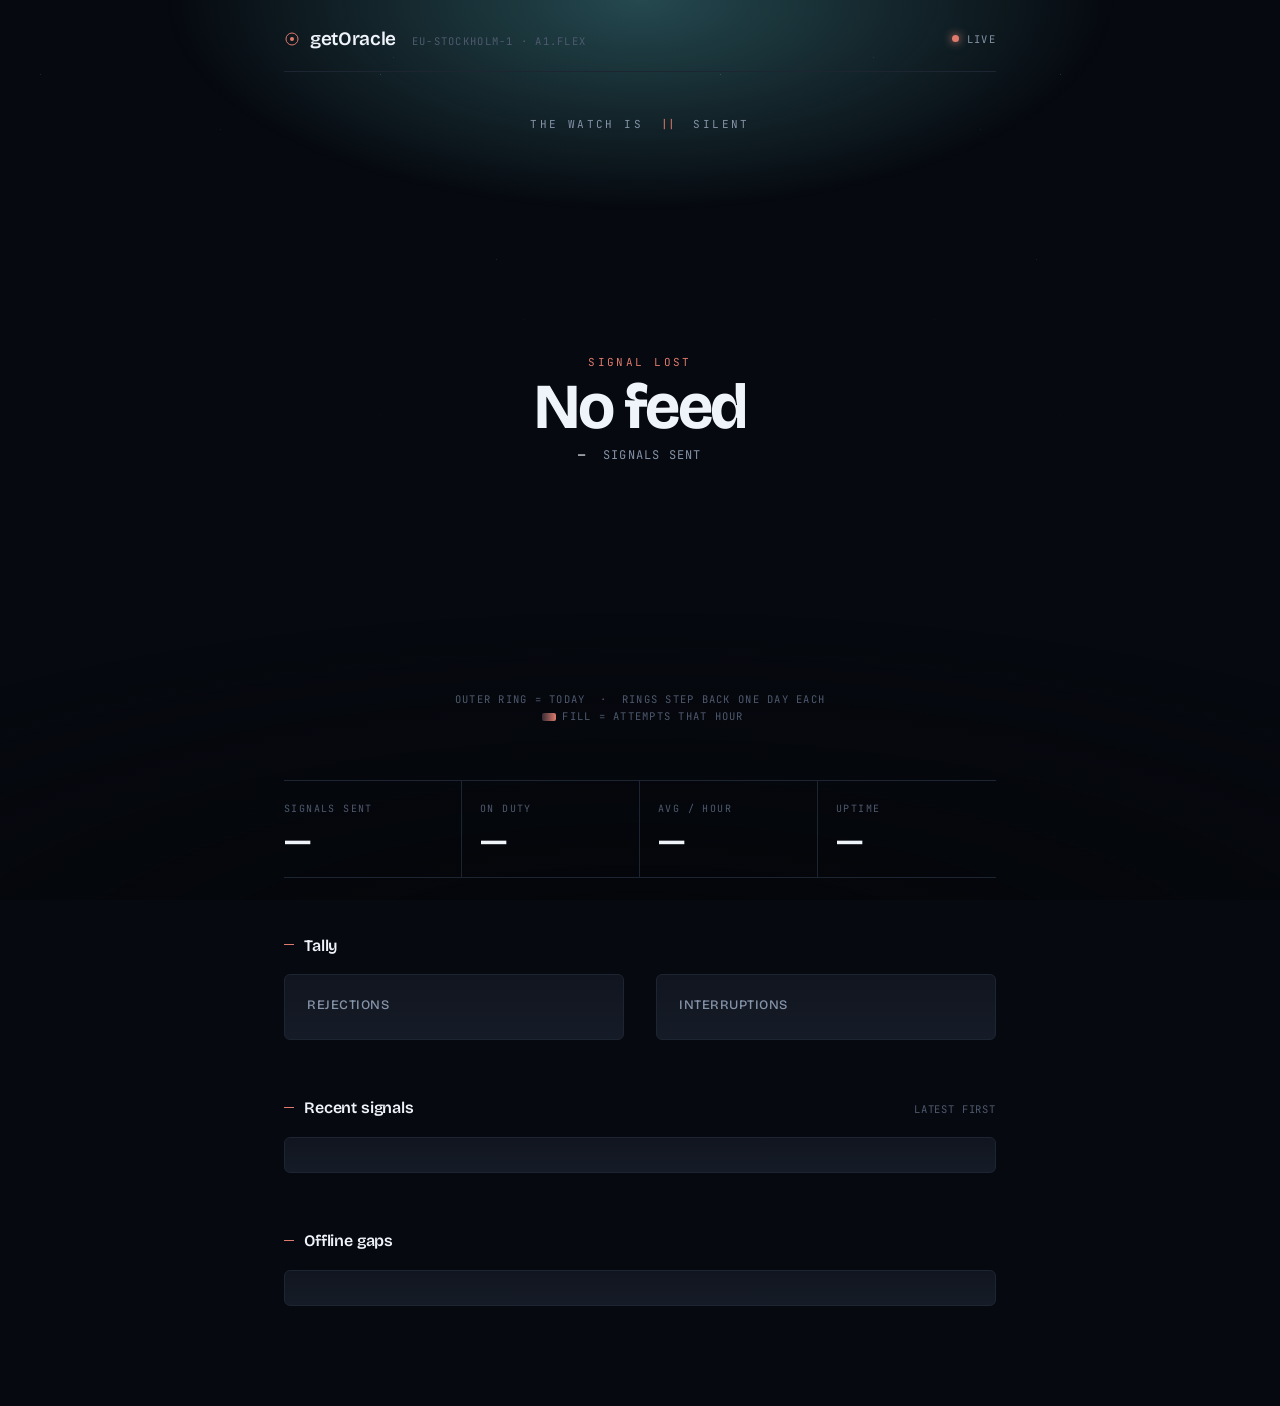
<file: dashboard/mockups/4-dial.html>
<!DOCTYPE html>
<html lang="en">
<head>
  <meta charset="UTF-8">
  <meta name="viewport" content="width=device-width, initial-scale=1.0, viewport-fit=cover">
  <title>getOracle — DIAL mockup</title>
  <meta name="theme-color" content="#06090f">
  <link rel="preconnect" href="https://fonts.googleapis.com">
  <link rel="preconnect" href="https://fonts.gstatic.com" crossorigin>
  <link href="https://fonts.googleapis.com/css2?family=Bricolage+Grotesque:opsz,wght@12..96,400;12..96,500;12..96,600;12..96,700&family=JetBrains+Mono:wght@400;500;600&display=swap" rel="stylesheet">
  <style>
    /* getOracle v2 — DIAL mockup.
       A single instrument-style polar chart is the whole story: concentric
       rings = days, 24 segments per ring = hours, fill intensity = attempts.
       A live "sweep" arc tracks the current UTC hour like a real radar.
       Everything else (numbers, log, gaps) sits below as quiet support. */

    :root {
      --ink:        #06090f;
      --ink-2:      #0a0f18;
      --panel:      #10151f;
      --panel-2:    #161c27;
      --rule:       #1e2532;
      --rule-2:     #2b3445;
      --dim:        #4f5a6e;
      --muted:      #8593a8;
      --text:       #c8d2e2;
      --bright:     #eff3fa;

      --signal:     #6ddfe6;   /* electric teal */
      --signal-2:   #3aa9b3;
      --signal-soft: color-mix(in srgb, var(--signal) 12%, transparent);
      --signal-line: color-mix(in srgb, var(--signal) 35%, transparent);
      --signal-glow: color-mix(in srgb, var(--signal) 30%, transparent);

      --warn:       #f3a83e;
      --reject:     #e07a6d;

      --display: 'Bricolage Grotesque', 'Inter Display', system-ui, sans-serif;
      --mono:    'JetBrains Mono', ui-monospace, SFMono-Regular, Menlo, monospace;

      --gutter:  clamp(20px, 5vw, 44px);
    }

    body.state-created { --signal: #5fd28e; --signal-2: #2f8a52; }
    body.state-error   { --signal: var(--reject); --signal-2: #b04a3e; }

    * { box-sizing: border-box; margin: 0; padding: 0; }
    html { -webkit-text-size-adjust: 100%; }

    body {
      background: var(--ink);
      color: var(--text);
      font-family: var(--display);
      font-size: 15px;
      line-height: 1.55;
      min-height: 100vh;
      position: relative;
      overflow-x: hidden;
      -webkit-font-smoothing: antialiased;
    }

    /* atmosphere: subtle starfield + signal-tinted dome */
    body::before {
      content: "";
      position: fixed; inset: 0;
      z-index: -2;
      pointer-events: none;
      background:
        radial-gradient(60% 38% at 50% 0%, var(--signal-glow) 0%, transparent 62%),
        radial-gradient(120% 60% at 50% 110%, color-mix(in srgb, var(--ink) 60%, #000) 0%, transparent 70%);
    }
    body::after {
      content: "";
      position: fixed; inset: 0;
      z-index: -2;
      pointer-events: none;
      background-image:
        radial-gradient(1px 1px at 12% 22%, #6c7793 50%, transparent 51%),
        radial-gradient(1px 1px at 82% 12%, #455067 50%, transparent 51%),
        radial-gradient(1px 1px at 28% 78%, #3a4156 50%, transparent 51%),
        radial-gradient(1px 1px at 92% 48%, #6c7793 50%, transparent 51%),
        radial-gradient(1px 1px at 58% 34%, #3a4156 50%, transparent 51%);
      background-size: 340px 340px, 480px 480px, 410px 410px, 540px 540px, 380px 380px;
      opacity: .5;
      -webkit-mask-image: radial-gradient(120% 70% at 50% 0%, #000 0%, transparent 80%);
              mask-image: radial-gradient(120% 70% at 50% 0%, #000 0%, transparent 80%);
    }

    main {
      max-width: 800px;
      margin: 0 auto;
      padding: 0 var(--gutter) clamp(60px, 12vw, 100px);
    }

    /* ── masthead ────────────────────────────────────────────────── */

    .masthead {
      display: flex;
      align-items: center;
      justify-content: space-between;
      gap: 14px;
      padding: 24px 0 18px;
      border-bottom: 1px solid var(--rule);
    }
    .mark {
      display: inline-flex;
      align-items: baseline;
      gap: 10px;
      font-family: var(--display);
      font-weight: 600;
      font-size: 19px;
      letter-spacing: -0.018em;
      color: var(--bright);
    }
    .mark svg { width: 16px; height: 16px; transform: translateY(2px); }
    .mark .sub {
      font-family: var(--mono);
      font-size: 10.5px;
      font-weight: 400;
      letter-spacing: 0.12em;
      text-transform: uppercase;
      color: var(--dim);
      margin-left: 6px;
    }
    .live {
      display: inline-flex;
      align-items: center;
      gap: 8px;
      font-family: var(--mono);
      font-size: 10.5px;
      letter-spacing: 0.12em;
      text-transform: uppercase;
      color: var(--muted);
    }
    .live .pip {
      width: 7px; height: 7px;
      border-radius: 50%;
      background: var(--signal);
      box-shadow:
        0 0 8px var(--signal),
        0 0 16px var(--signal-glow);
      animation: pulse 2.4s ease-out infinite;
    }
    @keyframes pulse {
      0%   { box-shadow: 0 0 0 0 color-mix(in srgb, var(--signal) 50%, transparent), 0 0 6px var(--signal); }
      70%  { box-shadow: 0 0 0 10px transparent, 0 0 6px var(--signal); }
      100% { box-shadow: 0 0 0 0 transparent, 0 0 6px var(--signal); }
    }

    /* ── eyebrow / kicker above dial ─────────────────────────────── */

    .kicker {
      margin-top: clamp(28px, 6vw, 44px);
      text-align: center;
      font-family: var(--mono);
      font-size: 11px;
      letter-spacing: 0.22em;
      text-transform: uppercase;
      color: var(--muted);
    }
    .kicker .br {
      color: var(--signal);
      letter-spacing: 0.06em;
      margin: 0 8px;
    }

    /* ── the dial ────────────────────────────────────────────────── */

    .dial-wrap {
      margin: 16px auto 0;
      max-width: 520px;
      position: relative;
      aspect-ratio: 1 / 1;
    }
    .dial-wrap svg {
      display: block;
      width: 100%;
      height: 100%;
      overflow: visible;
    }

    /* the readout sitting in the middle of the dial */
    .readout {
      position: absolute;
      inset: 0;
      display: flex;
      flex-direction: column;
      align-items: center;
      justify-content: center;
      text-align: center;
      pointer-events: none;
    }
    .readout .state {
      font-family: var(--mono);
      font-size: 11px;
      letter-spacing: 0.22em;
      text-transform: uppercase;
      color: var(--signal);
      margin-bottom: 6px;
    }
    .readout .word {
      font-family: var(--display);
      font-weight: 700;
      font-size: clamp(40px, 9vw, 64px);
      line-height: 0.95;
      letter-spacing: -0.04em;
      color: var(--bright);
    }
    .readout .word .accent {
      font-style: italic;
      font-weight: 400;
      color: var(--signal);
    }
    .readout .sub {
      margin-top: 8px;
      font-family: var(--mono);
      font-size: 12px;
      letter-spacing: 0.1em;
      text-transform: uppercase;
      color: var(--muted);
    }
    .readout .sub b {
      color: var(--bright);
      font-weight: 500;
    }

    .dial-cap {
      margin-top: 22px;
      text-align: center;
      font-family: var(--mono);
      font-size: 10.5px;
      letter-spacing: 0.12em;
      text-transform: uppercase;
      color: var(--dim);
    }
    .dial-cap .sw {
      display: inline-block;
      vertical-align: middle;
      width: 14px; height: 8px;
      border-radius: 2px;
      margin: 0 6px;
      background: linear-gradient(90deg,
        color-mix(in srgb, var(--signal) 18%, var(--panel-2)),
        var(--signal));
    }

    /* ── stat strip ──────────────────────────────────────────────── */

    .strip {
      margin-top: clamp(40px, 7vw, 56px);
      display: grid;
      grid-template-columns: repeat(4, 1fr);
      gap: 0;
      border-top: 1px solid var(--rule);
      border-bottom: 1px solid var(--rule);
    }
    .strip .cell {
      padding: 20px 18px 18px 0;
      border-right: 1px solid var(--rule);
    }
    .strip .cell:last-child { border-right: none; padding-right: 0; }
    .strip .cell:not(:first-child) { padding-left: 18px; }
    .strip dt {
      font-family: var(--mono);
      font-size: 10px;
      letter-spacing: 0.14em;
      text-transform: uppercase;
      color: var(--dim);
    }
    .strip dd {
      margin-top: 6px;
      font-family: var(--display);
      font-weight: 500;
      font-size: clamp(26px, 4.4vw, 36px);
      line-height: 1;
      letter-spacing: -0.025em;
      color: var(--bright);
      font-variant-numeric: tabular-nums;
    }
    .strip dd .u {
      font-family: var(--mono);
      font-size: 11px;
      font-weight: 400;
      letter-spacing: 0.04em;
      color: var(--dim);
      margin-left: 3px;
    }

    /* ── modules ─────────────────────────────────────────────────── */

    section.module { margin-top: clamp(40px, 7vw, 56px); }

    .mod-head {
      display: flex;
      align-items: baseline;
      justify-content: space-between;
      gap: 12px;
      margin-bottom: 16px;
    }
    .mod-head h2 {
      font-family: var(--display);
      font-weight: 600;
      font-size: 16px;
      letter-spacing: -0.01em;
      color: var(--bright);
    }
    .mod-head h2::before {
      content: "";
      display: inline-block;
      width: 10px; height: 1px;
      background: var(--signal);
      vertical-align: middle;
      margin: 0 10px 3px 0;
    }
    .mod-head .note {
      font-family: var(--mono);
      font-size: 10.5px;
      letter-spacing: 0.08em;
      text-transform: uppercase;
      color: var(--dim);
    }

    .grid-two {
      display: grid;
      grid-template-columns: 1fr 1fr;
      gap: clamp(20px, 3vw, 32px);
    }

    .card {
      padding: 20px 22px 14px;
      background: linear-gradient(180deg, var(--panel) 0%, var(--panel-2) 100%);
      border: 1px solid var(--rule);
      border-radius: 6px;
    }
    .card h3 {
      font-family: var(--display);
      font-weight: 500;
      font-size: 13px;
      letter-spacing: 0.04em;
      text-transform: uppercase;
      color: var(--muted);
      margin-bottom: 10px;
    }
    .kv {
      list-style: none;
    }
    .kv li {
      display: flex;
      align-items: baseline;
      gap: 10px;
      padding: 10px 0;
      border-bottom: 1px dashed var(--rule);
    }
    .kv li:last-child { border-bottom: none; }
    .kv .code {
      flex: none;
      font-family: var(--mono);
      font-size: 10px;
      font-weight: 500;
      letter-spacing: 0.04em;
      padding: 1px 6px;
      border-radius: 3px;
      border: 1px solid currentColor;
      color: var(--warn);
    }
    .kv .code.c500 { color: var(--reject); }
    .kv .k {
      flex: 1;
      font-family: var(--mono);
      font-size: 11px;
      letter-spacing: 0.08em;
      text-transform: uppercase;
      color: var(--muted);
    }
    .kv .v {
      font-family: var(--display);
      font-weight: 500;
      font-size: 24px;
      line-height: 1;
      color: var(--bright);
      font-variant-numeric: tabular-nums;
    }
    .kv .v .u {
      font-family: var(--mono);
      font-size: 11px;
      font-weight: 400;
      color: var(--dim);
      margin-left: 3px;
    }

    .log {
      list-style: none;
      font-family: var(--mono);
      font-size: 12.5px;
    }
    .log li {
      display: grid;
      grid-template-columns: auto auto 1fr;
      align-items: baseline;
      gap: 12px;
      padding: 10px 0;
      border-bottom: 1px solid var(--rule);
    }
    .log li:last-child { border-bottom: none; }
    .log .ts { color: var(--dim); }
    .log .chip {
      font-size: 10.5px;
      font-weight: 500;
      letter-spacing: 0.04em;
      padding: 1px 7px;
      border-radius: 3px;
      border: 1px solid currentColor;
      color: var(--warn);
    }
    .log .chip.c500 { color: var(--reject); }
    .log .msg { color: var(--muted); overflow-wrap: anywhere; }

    .gaps {
      list-style: none;
      font-family: var(--mono);
      font-size: 12.5px;
    }
    .gaps li {
      display: grid;
      grid-template-columns: auto auto 1fr auto;
      align-items: baseline;
      gap: 12px;
      padding: 10px 0;
      border-bottom: 1px solid var(--rule);
    }
    .gaps li:last-child { border-bottom: none; }
    .gaps .ts { color: var(--dim); }
    .gaps .arr { color: var(--rule-2); }
    .gaps .rt { color: var(--text); overflow-wrap: anywhere; }
    .gaps .dur { color: var(--reject); }

    /* ── mobile ──────────────────────────────────────────────────── */

    @media (max-width: 560px) {
      .strip { grid-template-columns: 1fr 1fr; }
      .strip .cell:nth-child(2n) { border-right: none; padding-right: 0; }
      .strip .cell:nth-last-child(-n+2) { border-top: 1px solid var(--rule); margin-top: 0; }
      .strip .cell:nth-child(odd):not(:first-child) { padding-left: 0; border-right: 1px solid var(--rule); }
      .grid-two { grid-template-columns: 1fr; }

      .log li {
        grid-template-columns: auto auto;
        row-gap: 2px;
      }
      .log .chip { justify-self: end; grid-row: 1; grid-column: 2; }
      .log .ts { grid-row: 1; grid-column: 1; }
      .log .msg { grid-row: 2; grid-column: 1 / -1; }
    }

    /* ── load-in ─────────────────────────────────────────────────── */

    .kicker, .dial-wrap, .dial-cap, .strip, .module {
      animation: rise 700ms cubic-bezier(.2,.7,.2,1) backwards;
    }
    .kicker      { animation-delay: 60ms; }
    .dial-wrap   { animation-delay: 120ms; }
    .dial-cap    { animation-delay: 380ms; }
    .strip       { animation-delay: 280ms; }
    .module:nth-of-type(1) { animation-delay: 340ms; }
    .module:nth-of-type(2) { animation-delay: 400ms; }
    .module:nth-of-type(3) { animation-delay: 460ms; }

    @keyframes rise {
      from { opacity: 0; transform: translateY(12px); }
      to   { opacity: 1; transform: translateY(0); }
    }

    /* sweep ring animation */
    @keyframes sweep-spin {
      from { transform: rotate(0deg); }
      to   { transform: rotate(360deg); }
    }

    @media (prefers-reduced-motion: reduce) {
      *, *::before, *::after { animation-duration: 0.001ms !important; animation-iteration-count: 1 !important; }
    }
  </style>
</head>
<body class="state-hunting">
  <main>
    <header class="masthead">
      <span class="mark">
        <svg viewBox="0 0 32 32" aria-hidden="true">
          <circle cx="16" cy="16" r="12" fill="none" stroke="var(--signal)" stroke-width="2"/>
          <circle cx="16" cy="16" r="4" fill="var(--signal)"/>
        </svg>
        getOracle
        <span class="sub">eu-stockholm-1 · A1.Flex</span>
      </span>
      <span class="live"><span class="pip" aria-hidden="true"></span><span id="live-state">live</span></span>
    </header>

    <p class="kicker">
      The watch is <span class="br">||</span> <span id="kicker-state">listening</span>
    </p>

    <div class="dial-wrap">
      <svg viewBox="0 0 400 400" id="dial" aria-label="Hourly attempt polar chart"></svg>
      <div class="readout">
        <div class="state" id="readout-state">HUNTING</div>
        <div class="word">
          <span id="readout-day">Day —</span><br>
          <span class="accent">of the watch.</span>
        </div>
        <div class="sub"><b id="readout-attempts">—</b>&nbsp;&nbsp;signals sent</div>
      </div>
    </div>

    <p class="dial-cap">
      outer ring = today &nbsp;·&nbsp; rings step back one day each
      <br>
      <span class="sw"></span>fill = attempts that hour
    </p>

    <dl class="strip">
      <div class="cell"><dt>Signals sent</dt><dd id="stat-attempts">—</dd></div>
      <div class="cell"><dt>On duty</dt><dd id="stat-watch">—</dd></div>
      <div class="cell"><dt>Avg / hour</dt><dd id="stat-rate">—</dd></div>
      <div class="cell"><dt>Uptime</dt><dd id="stat-uptime">—</dd></div>
    </dl>

    <section class="module">
      <div class="mod-head"><h2>Tally</h2></div>
      <div class="grid-two">
        <article class="card">
          <h3>Rejections</h3>
          <ul class="kv" id="rejections"></ul>
        </article>
        <article class="card">
          <h3>Interruptions</h3>
          <ul class="kv" id="interruptions"></ul>
        </article>
      </div>
    </section>

    <section class="module">
      <div class="mod-head"><h2>Recent signals</h2><span class="note">latest first</span></div>
      <article class="card">
        <ul class="log" id="log-tail"></ul>
      </article>
    </section>

    <section class="module">
      <div class="mod-head"><h2>Offline gaps</h2></div>
      <article class="card">
        <ul class="gaps" id="gaps"></ul>
      </article>
    </section>
  </main>

  <script>
    "use strict";

    const STATS_URL = 'https://asracwl.github.io/getOracle/stats.json';
    const ns = 'http://www.w3.org/2000/svg';

    function parseUTC(s) {
      if (!s) return null;
      const stamp = s.replace(' ', 'T');
      const d = new Date(/[zZ]|[+-]\d{2}:?\d{2}$/.test(stamp) ? stamp : stamp + 'Z');
      return isNaN(d) ? null : d;
    }
    const fmtDate  = d => d.toLocaleDateString('en-US', { month: 'short', day: 'numeric' });
    const fmtClock = d => d.toLocaleTimeString('en-US', { hour: '2-digit', minute: '2-digit', hour12: false });
    const num = n => n.toLocaleString();
    const fmtDuration = s => {
      if (!s || s < 0) return '0m';
      const h = Math.floor(s / 3600), m = Math.floor((s % 3600) / 60);
      return h > 0 ? `${h}h ${m}m` : `${m}m`;
    };
    const ordinalWord = n => ['zero','one','two','three','four','five','six','seven','eight','nine',
                              'ten','eleven','twelve','thirteen','fourteen','fifteen','sixteen',
                              'seventeen','eighteen','nineteen','twenty'][n] || String(n);

    function el(t, c, x) { const n = document.createElement(t); if (c) n.className = c; if (x !== undefined) n.textContent = x; return n; }
    function svgEl(tag, attrs) {
      const n = document.createElementNS(ns, tag);
      for (const k in attrs) n.setAttribute(k, attrs[k]);
      return n;
    }

    // angle helpers: 0deg at the top, clockwise.
    function polar(cx, cy, r, angleDeg) {
      const a = (angleDeg - 90) * Math.PI / 180;
      return [cx + r * Math.cos(a), cy + r * Math.sin(a)];
    }
    function annulusPath(cx, cy, rOuter, rInner, startDeg, endDeg) {
      const [x1, y1] = polar(cx, cy, rOuter, startDeg);
      const [x2, y2] = polar(cx, cy, rOuter, endDeg);
      const [x3, y3] = polar(cx, cy, rInner, endDeg);
      const [x4, y4] = polar(cx, cy, rInner, startDeg);
      const largeArc = (endDeg - startDeg) > 180 ? 1 : 0;
      return [
        `M ${x1.toFixed(2)} ${y1.toFixed(2)}`,
        `A ${rOuter} ${rOuter} 0 ${largeArc} 1 ${x2.toFixed(2)} ${y2.toFixed(2)}`,
        `L ${x3.toFixed(2)} ${y3.toFixed(2)}`,
        `A ${rInner} ${rInner} 0 ${largeArc} 0 ${x4.toFixed(2)} ${y4.toFixed(2)}`,
        'Z'
      ].join(' ');
    }

    function renderHero(stats) {
      const t = stats.totals;
      const created = stats.status === 'instance_created';
      document.body.className = created ? 'state-created' : 'state-hunting';

      const days = Math.max(1, Math.ceil(stats.hunting_duration_seconds / 86400));
      const word = ordinalWord(days);
      const cap = word.charAt(0).toUpperCase() + word.slice(1);

      document.getElementById('live-state').textContent = created ? 'idle' : 'live';
      document.getElementById('kicker-state').textContent = created ? 'capacity acquired' : 'listening';
      document.getElementById('readout-state').textContent = created ? 'CAPACITY' : 'HUNTING';
      document.getElementById('readout-day').textContent = created ? 'Caught it' : `Day ${cap}`;
      document.querySelector('.readout .accent').textContent = created ? 'at last.' : 'of the watch.';
      document.getElementById('readout-attempts').textContent = num(t.attempts);

      document.getElementById('stat-attempts').textContent = num(t.attempts);
      const dh = Math.floor(stats.hunting_duration_seconds / 3600);
      const dm = Math.floor((stats.hunting_duration_seconds % 3600) / 60);
      document.getElementById('stat-watch').innerHTML = `${dh}<span class="u">h</span> ${dm}<span class="u">m</span>`;
      const perHour = stats.hunting_duration_seconds > 0
        ? Math.round(t.attempts / (stats.hunting_duration_seconds / 3600)) : 0;
      document.getElementById('stat-rate').textContent = perHour;
      const up = Math.max(0, stats.hunting_duration_seconds - (t.downtime_seconds || 0));
      const upPct = stats.hunting_duration_seconds > 0 ? (up / stats.hunting_duration_seconds) * 100 : 100;
      document.getElementById('stat-uptime').innerHTML = `${upPct.toFixed(1)}<span class="u">%</span>`;
    }

    function renderDial(stats) {
      const buckets = stats.timeline || [];
      const svg = document.getElementById('dial');
      if (!buckets.length) return;

      const cx = 200, cy = 200;
      const rMax = 184, rMin = 90;

      // index by ISO date + hour
      const byKey = new Map();
      let peak = 0;
      for (const b of buckets) {
        byKey.set(b.hour, b.attempts);
        if (b.attempts > peak) peak = b.attempts;
      }
      const dayKeys = Array.from(new Set(buckets.map(b => b.hour.slice(0, 10)))).sort();
      // outer ring = most recent day; rings step inward
      const days = dayKeys.slice(-5).reverse();
      const ringCount = days.length || 1;
      const ringWidth = (rMax - rMin) / ringCount;

      const now = parseUTC(stats.generated_at) || new Date();
      const gapWindows = (stats.gaps || [])
        .map(g => [parseUTC(g.from), parseUTC(g.to)])
        .filter(([a, b]) => a && b);

      // ── decorative bezel ───────────────────────────────────────
      // outer thin ring
      svg.appendChild(svgEl('circle', {
        cx, cy, r: rMax + 12,
        fill: 'none',
        stroke: 'var(--rule)', 'stroke-width': 1
      }));
      svg.appendChild(svgEl('circle', {
        cx, cy, r: rMax + 6,
        fill: 'none',
        stroke: 'var(--rule-2)', 'stroke-width': 1
      }));

      // hour tick marks on the bezel (every hour, prominent at 0/6/12/18)
      for (let h = 0; h < 24; h++) {
        const angle = (h / 24) * 360;
        const major = h % 6 === 0;
        const [x1, y1] = polar(cx, cy, rMax + 2, angle);
        const [x2, y2] = polar(cx, cy, rMax + (major ? 14 : 8), angle);
        svg.appendChild(svgEl('line', {
          x1, y1, x2, y2,
          stroke: major ? 'var(--muted)' : 'var(--rule-2)',
          'stroke-width': major ? 1.4 : 0.8
        }));
        if (major) {
          const [tx, ty] = polar(cx, cy, rMax + 28, angle);
          const t = svgEl('text', {
            x: tx, y: ty + 4,
            'text-anchor': 'middle',
            'font-family': 'JetBrains Mono, monospace',
            'font-size': 11,
            fill: 'var(--muted)',
            'letter-spacing': '0.06em'
          });
          t.textContent = `${String(h).padStart(2, '0')}h`;
          svg.appendChild(t);
        }
      }

      // ── data rings ─────────────────────────────────────────────
      const segGap = 0.6; // degrees between segments
      for (let ri = 0; ri < ringCount; ri++) {
        const dayKey = days[ri];
        const rOuter = rMax - ri * ringWidth;
        const rInner = rOuter - ringWidth + 2;

        // faint ring border
        svg.appendChild(svgEl('circle', {
          cx, cy, r: rOuter,
          fill: 'none', stroke: 'var(--rule)', 'stroke-width': 0.6
        }));

        for (let h = 0; h < 24; h++) {
          const startDeg = (h / 24) * 360 + segGap / 2;
          const endDeg = ((h + 1) / 24) * 360 - segGap / 2;
          const hourKey = `${dayKey}T${String(h).padStart(2, '0')}:00`;
          const hourStart = parseUTC(hourKey);
          const hourEnd = new Date(hourStart.getTime() + 3600000);

          let fill = 'color-mix(in srgb, var(--rule) 80%, transparent)';
          let opacity = 1;

          if (hourStart > now) {
            fill = 'transparent';
            opacity = 0;
          } else {
            const inGap = gapWindows.some(([a, b]) => a < hourEnd && b > hourStart);
            const attempts = byKey.get(hourKey) ?? 0;
            if (inGap && attempts < 5) {
              fill = 'color-mix(in srgb, var(--reject) 32%, var(--panel-2))';
            } else if (attempts > 0 && peak > 0) {
              const intensity = Math.min(1, attempts / peak);
              const pct = 18 + intensity * 78;
              fill = `color-mix(in srgb, var(--signal) ${pct.toFixed(0)}%, var(--panel-2))`;
            }
          }

          const path = svgEl('path', {
            d: annulusPath(cx, cy, rOuter - 1, rInner, startDeg, endDeg),
            fill, opacity
          });
          svg.appendChild(path);
        }

        // day label, anchored at 12 o'clock just inside the ring
        const labelDate = parseUTC(dayKey + 'T00:00:00');
        const labelR = rOuter - ringWidth / 2;
        const [lx, ly] = polar(cx, cy, labelR, 0);
        const lbl = svgEl('text', {
          x: lx, y: ly - 1,
          'text-anchor': 'middle',
          'font-family': 'JetBrains Mono, monospace',
          'font-size': 9,
          'letter-spacing': '0.06em',
          fill: ri === 0 ? 'var(--signal)' : 'var(--dim)'
        });
        lbl.textContent = ri === 0 ? `${fmtDate(labelDate).toUpperCase()} · TODAY` : fmtDate(labelDate).toUpperCase();
        svg.appendChild(lbl);
      }

      // ── current-hour sweep marker (a glowing wedge at the live hour on the outer ring) ──
      const liveDay = now.toISOString().slice(0, 10);
      if (days[0] === liveDay) {
        const h = now.getUTCHours();
        const m = now.getUTCMinutes();
        const fracAngle = ((h + m / 60) / 24) * 360;
        const [hx, hy] = polar(cx, cy, rMax + 18, fracAngle);
        // little signal beacon dot
        svg.appendChild(svgEl('circle', {
          cx: hx, cy: hy, r: 3,
          fill: 'var(--signal)',
          filter: 'drop-shadow(0 0 6px var(--signal))'
        }));
        // a thin radial line from beacon inward
        const [ix, iy] = polar(cx, cy, rMax + 4, fracAngle);
        svg.appendChild(svgEl('line', {
          x1: hx, y1: hy, x2: ix, y2: iy,
          stroke: 'var(--signal)',
          'stroke-width': 1
        }));
      }

      // ── center plate (so the readout sits on a clean disc) ─────
      svg.appendChild(svgEl('circle', {
        cx, cy, r: rMin - 6,
        fill: 'var(--ink-2)',
        stroke: 'var(--rule-2)',
        'stroke-width': 1
      }));
      // inner faint signal halo
      svg.appendChild(svgEl('circle', {
        cx, cy, r: rMin - 6,
        fill: 'none',
        stroke: 'var(--signal)',
        'stroke-width': 0.6,
        opacity: 0.35
      }));

      // a slow radar sweep arc behind everything for life
      const sweep = svgEl('g', { id: 'sweep', style: 'transform-origin: 200px 200px; animation: sweep-spin 18s linear infinite;' });
      const sweepArc = svgEl('path', {
        d: annulusPath(cx, cy, rMax, rMin - 4, -8, 8),
        fill: 'url(#sweep-grad)'
      });
      // gradient def
      const defs = svgEl('defs', {});
      const grad = svgEl('radialGradient', { id: 'sweep-grad', cx: '50%', cy: '50%', r: '50%' });
      const stop1 = svgEl('stop', { offset: '0%',  'stop-color': 'var(--signal)', 'stop-opacity': '0.0' });
      const stop2 = svgEl('stop', { offset: '60%', 'stop-color': 'var(--signal)', 'stop-opacity': '0.12' });
      const stop3 = svgEl('stop', { offset: '100%', 'stop-color': 'var(--signal)', 'stop-opacity': '0.0' });
      grad.appendChild(stop1); grad.appendChild(stop2); grad.appendChild(stop3);
      defs.appendChild(grad);
      svg.insertBefore(defs, svg.firstChild);
      sweep.appendChild(sweepArc);
      // insert sweep just above bezel but under data rings? actually leave on top as a subtle overlay
      svg.appendChild(sweep);
    }

    function kvRow(code, key, value) {
      const li = document.createElement('li');
      if (code) li.appendChild(el('span', `code c${code}`, code));
      li.appendChild(el('span', 'k', key));
      const v = el('span', 'v');
      v.innerHTML = value;
      li.appendChild(v);
      return li;
    }

    function renderTally(stats) {
      const t = stats.totals;
      const rej = document.getElementById('rejections');
      rej.appendChild(kvRow('429', 'rate-limited', num(t.rate_limited_429)));
      rej.appendChild(kvRow('500', 'capacity', num(t.out_of_capacity_500)));
      if (t.other > 0) rej.appendChild(kvRow(null, 'other', num(t.other)));

      const intr = document.getElementById('interruptions');
      intr.appendChild(kvRow(null, 'gaps', num(t.gaps)));
      const dh = Math.floor(t.downtime_seconds / 3600);
      const dm = Math.floor((t.downtime_seconds % 3600) / 60);
      intr.appendChild(kvRow(null, 'downtime', `${dh}<span class="u">h</span> ${dm}<span class="u">m</span>`));
      intr.appendChild(kvRow(null, 'crashes', num(t.crashes)));
    }

    const LOG_RE = /^(\d{4}-\d{2}-\d{2}) (\d{2}:\d{2}:\d{2})\s+(\d+)\s*(.*)$/;

    function renderLog(stats) {
      const ul = document.getElementById('log-tail');
      if (!stats.log_tail.length) {
        const li = document.createElement('li');
        li.appendChild(el('span', 'msg', 'no signals yet.'));
        ul.appendChild(li);
        return;
      }
      for (const line of stats.log_tail.slice().reverse()) {
        const li = document.createElement('li');
        const m = LOG_RE.exec(line);
        if (!m) { li.appendChild(el('span', 'msg', line)); ul.appendChild(li); continue; }
        const [, , clock, status, message] = m;
        li.appendChild(el('span', 'ts', clock));
        li.appendChild(el('span', status === '500' ? 'chip c500' : 'chip', status));
        li.appendChild(el('span', 'msg', message || '—'));
        ul.appendChild(li);
      }
    }

    function renderGaps(stats) {
      const ul = document.getElementById('gaps');
      if (!stats.gaps.length) {
        const li = document.createElement('li');
        li.appendChild(el('span', 'rt', 'none — the watch has held steady.'));
        ul.appendChild(li);
        return;
      }
      for (const g of stats.gaps.slice().reverse()) {
        const from = parseUTC(g.from);
        const to = parseUTC(g.to);
        const li = document.createElement('li');
        li.appendChild(el('span', 'ts', from ? `${fmtDate(from)} ${fmtClock(from)}` : g.from));
        li.appendChild(el('span', 'arr', '→'));
        const sameDay = from && to && from.toDateString() === to.toDateString();
        li.appendChild(el('span', 'rt', to ? (sameDay ? fmtClock(to) : `${fmtDate(to)} ${fmtClock(to)}`) : g.to));
        li.appendChild(el('span', 'dur', fmtDuration(g.duration_seconds)));
        ul.appendChild(li);
      }
    }

    async function main() {
      try {
        const res = await fetch(STATS_URL, { cache: 'no-store' });
        if (!res.ok) throw new Error('HTTP ' + res.status);
        const stats = await res.json();
        renderHero(stats);
        renderDial(stats);
        renderTally(stats);
        renderLog(stats);
        renderGaps(stats);
      } catch (err) {
        console.error(err);
        document.body.className = 'state-error';
        document.getElementById('kicker-state').textContent = 'silent';
        document.getElementById('readout-state').textContent = 'SIGNAL LOST';
        document.getElementById('readout-day').textContent = 'No feed';
        document.querySelector('.readout .accent').textContent = '';
      }
    }
    main();
  </script>
</body>
</html>
</file>
